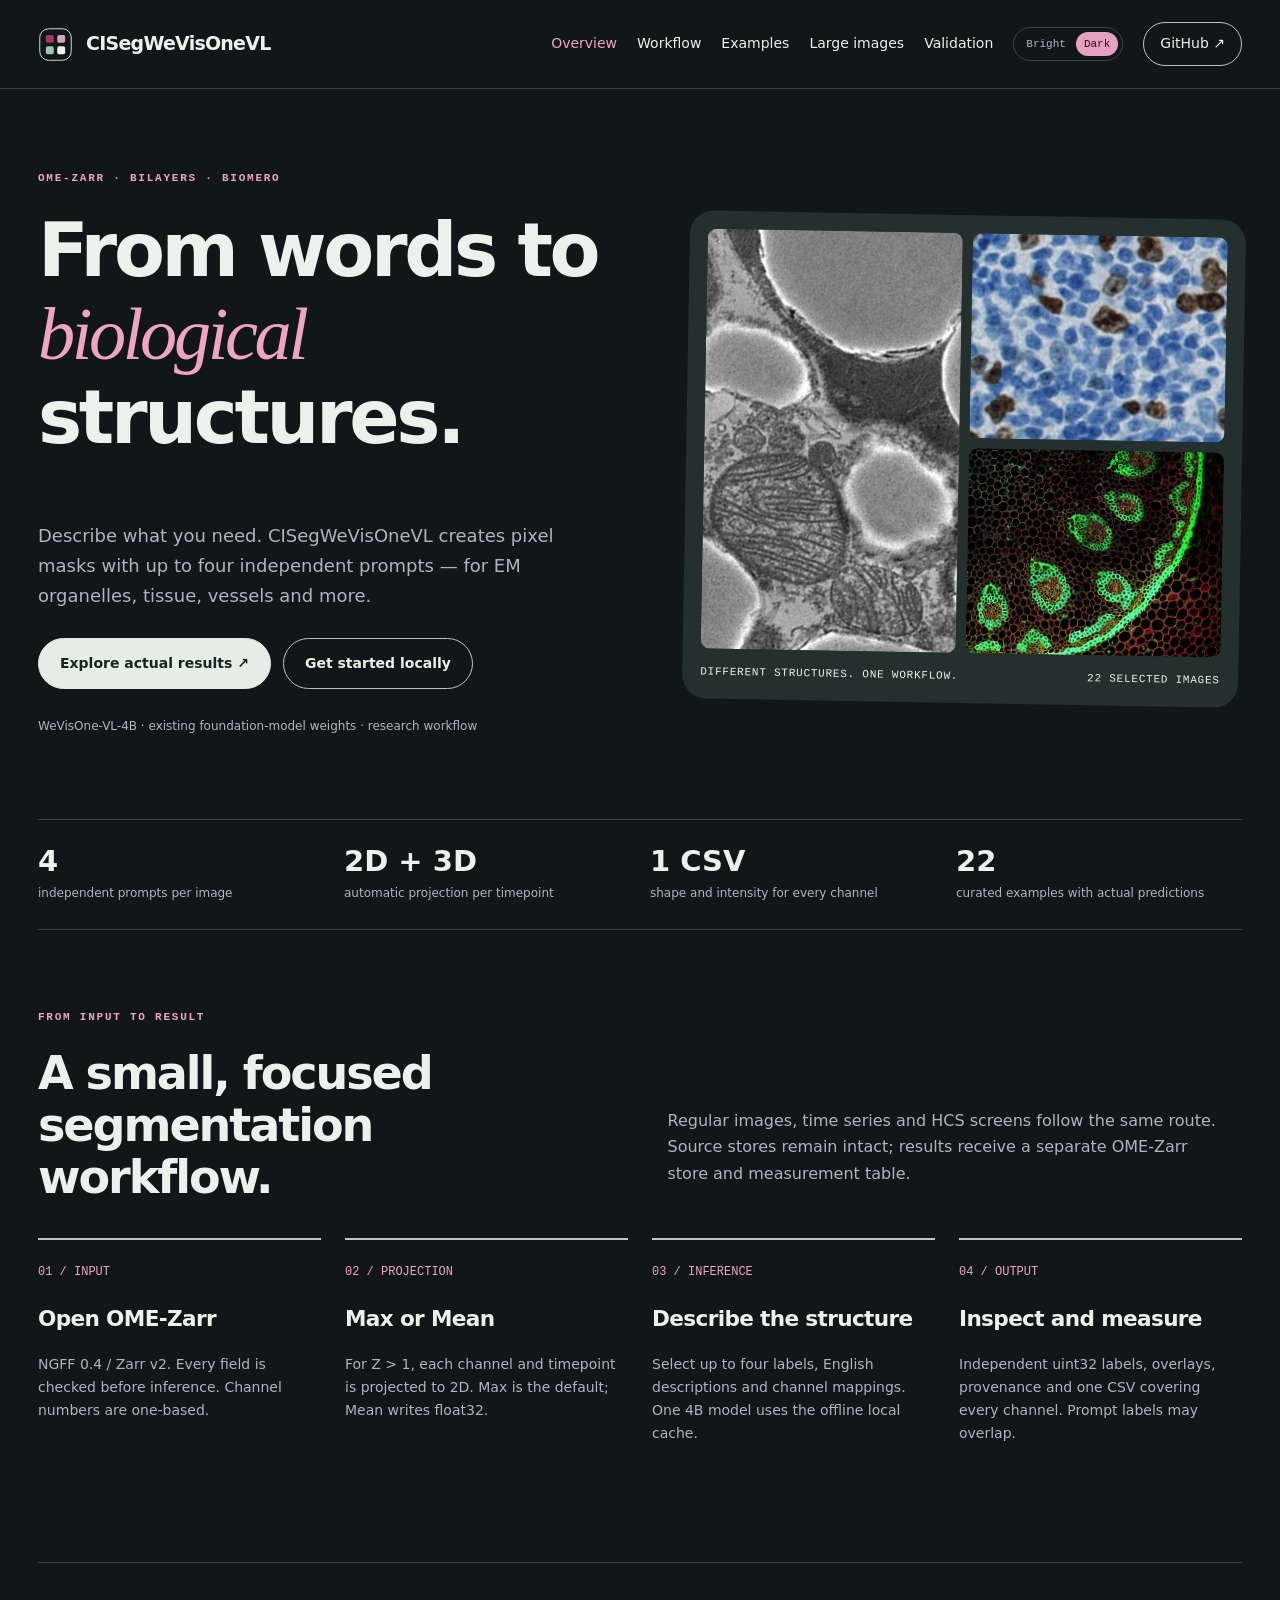
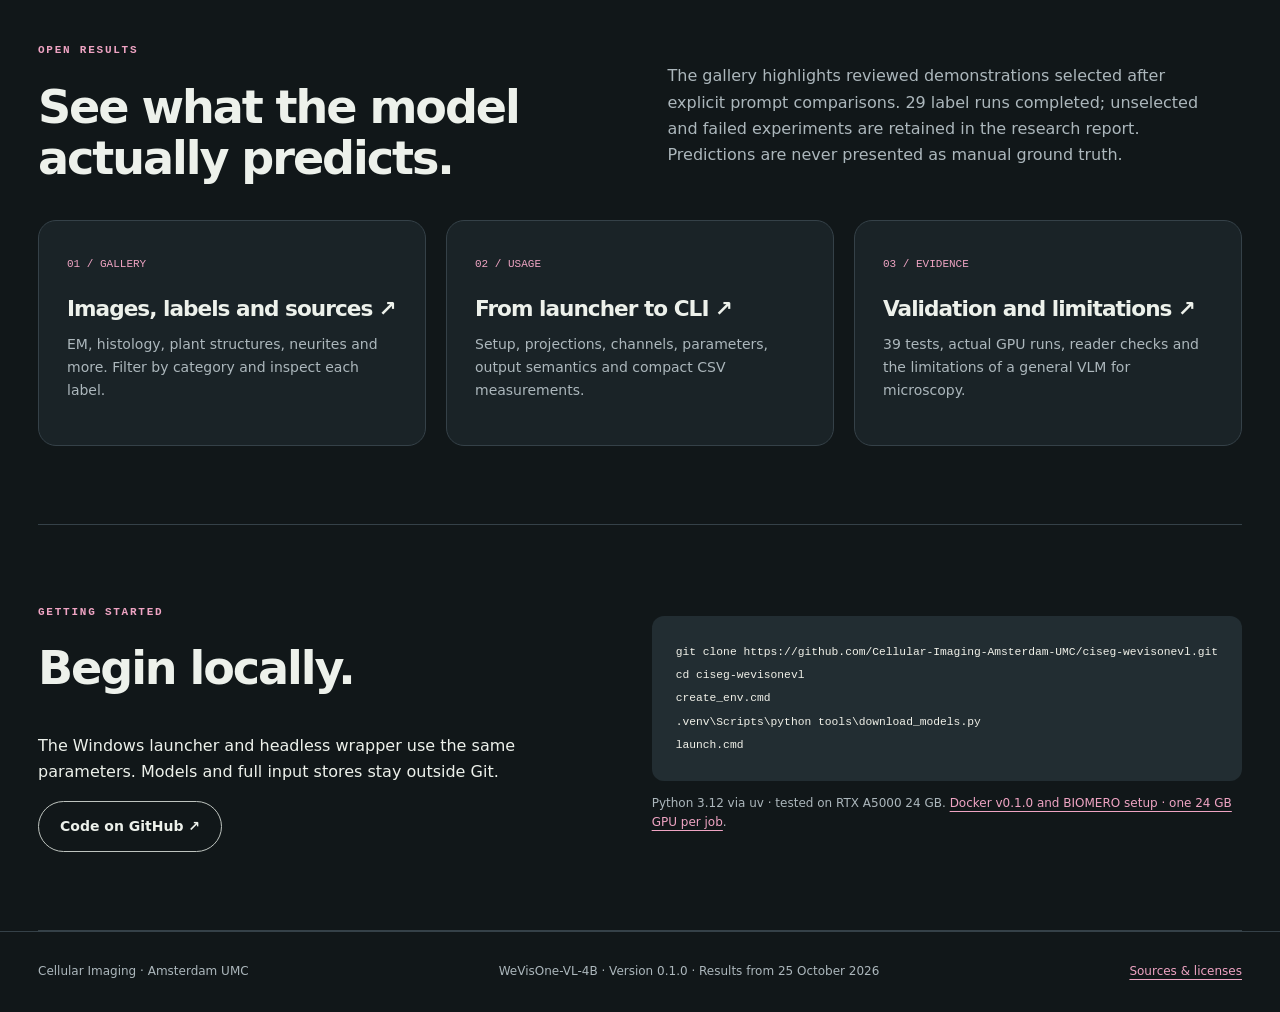
<file: docs/index.html>
<!doctype html><html lang="en" data-theme="dark"><head><meta charset="utf-8"><meta name="viewport" content="width=device-width,initial-scale=1"><meta name="description" content="CISegWeVisOneVL: text-prompted biological segmentation for OME-Zarr, automatic 3D projection and actual public example results."><title>Text-prompted biological segmentation · CISegWeVisOneVL</title><script src="assets/theme.js"></script><link rel="stylesheet" href="assets/style.css"><link rel="stylesheet" href="assets/themes.css"><script src="assets/site.js" defer></script></head><body><a class="skip" href="#main">Skip to content</a><header class="topbar"><div class="shell nav"><a class="brand" href="index.html"><svg viewBox="0 0 40 40" fill="none" aria-hidden="true"><rect x="2" y="2" width="36" height="36" rx="10" stroke="currentColor"/><rect x="9" y="9" width="9" height="9" rx="2" fill="#a83469"/><rect x="22" y="9" width="9" height="9" rx="2" fill="#d1a9b8"/><rect x="9" y="22" width="9" height="9" rx="2" fill="#9bc8b5"/><rect x="22" y="22" width="9" height="9" rx="2" fill="currentColor"/></svg> CISegWeVisOneVL</a><nav class="navlinks" aria-label="Main navigation"><a href="index.html" aria-current="page">Overview</a><a href="workflow.html">Workflow</a><a href="examples.html">Examples</a><a href="tiling.html">Large images</a><a href="research.html">Validation</a><button type="button" class="theme-toggle" data-theme-toggle aria-label="Theme: Dark. Switch to Bright" aria-pressed="true"><span class="theme-bright">Bright</span><span class="theme-dark">Dark</span></button><a class="repo" href="https://github.com/Cellular-Imaging-Amsterdam-UMC/ciseg-wevisonevl">GitHub ↗</a></nav></div></header><main class="shell" id="main"><section class="hero"><div><div class="eyebrow">OME-Zarr · Bilayers · BIOMERO</div><h1>From words to<br><em>biological</em><br>structures.</h1><p>Describe what you need. CISegWeVisOneVL creates pixel masks with up to four independent prompts — for EM organelles, tissue, vessels and more.</p><div class="actions"><a class="button primary" href="examples.html">Explore actual results ↗</a><a class="button" href="workflow.html#getting-started">Get started locally</a></div><p class="fine">WeVisOne-VL-4B · existing foundation-model weights · research workflow</p></div><div class="hero-visual"><div class="image-mosaic"><img src="gallery/public-em-mitolab-folded-mitochondria-input.webp" alt="Native 2D EM mitochondria with visible internal folds"><img src="gallery/public-ki67-brown-nuclei-detail-input.webp" alt="Native Ki67 detail with brown positive nuclei"><img src="gallery/public-lily-stem-input.webp" alt="Vascular bundles in a plant stem"></div><div class="visual-caption"><span>DIFFERENT STRUCTURES. ONE WORKFLOW.</span><span>22 SELECTED IMAGES</span></div></div></section>
<div class="stats"><div><strong>4</strong><span>independent prompts per image</span></div><div><strong>2D + 3D</strong><span>automatic projection per timepoint</span></div><div><strong>1 CSV</strong><span>shape and intensity for every channel</span></div><div><strong>22</strong><span>curated examples with actual predictions</span></div></div>
<section class="section"><div class="section-head"><div><div class="eyebrow">From input to result</div><h2>A small, focused<br>segmentation workflow.</h2></div><p>Regular images, time series and HCS screens follow the same route. Source stores remain intact; results receive a separate OME-Zarr store and measurement table.</p></div><div class="steps"><div class="step"><span class="number">01 / INPUT</span><h3>Open OME-Zarr</h3><p>NGFF 0.4 / Zarr v2. Every field is checked before inference. Channel numbers are one-based.</p></div><div class="step"><span class="number">02 / PROJECTION</span><h3>Max or Mean</h3><p>For Z &gt; 1, each channel and timepoint is projected to 2D. Max is the default; Mean writes float32.</p></div><div class="step"><span class="number">03 / INFERENCE</span><h3>Describe the structure</h3><p>Select up to four labels, English descriptions and channel mappings. One 4B model uses the offline local cache.</p></div><div class="step"><span class="number">04 / OUTPUT</span><h3>Inspect and measure</h3><p>Independent uint32 labels, overlays, provenance and one CSV covering every channel. Prompt labels may overlap.</p></div></div></section>
<section class="section"><div class="section-head"><div><div class="eyebrow">Open results</div><h2>See what the model<br>actually predicts.</h2></div><p>The gallery highlights reviewed demonstrations selected after explicit prompt comparisons. 29 label runs completed; unselected and failed experiments are retained in the research report. Predictions are never presented as manual ground truth.</p></div><div class="feature-links"><a class="feature-card" href="examples.html"><small>01 / Gallery</small><h3>Images, labels and sources ↗</h3><p>EM, histology, plant structures, neurites and more. Filter by category and inspect each label.</p></a><a class="feature-card" href="workflow.html"><small>02 / Usage</small><h3>From launcher to CLI ↗</h3><p>Setup, projections, channels, parameters, output semantics and compact CSV measurements.</p></a><a class="feature-card" href="research.html"><small>03 / Evidence</small><h3>Validation and limitations ↗</h3><p>39 tests, actual GPU runs, reader checks and the limitations of a general VLM for microscopy.</p></a></div></section>
<section class="section split"><div><div class="eyebrow">Getting started</div><h2>Begin locally.</h2><p>The Windows launcher and headless wrapper use the same parameters. Models and full input stores stay outside Git.</p><a class="button" href="https://github.com/Cellular-Imaging-Amsterdam-UMC/ciseg-wevisonevl">Code on GitHub ↗</a></div><div><pre><code>git clone https://github.com/Cellular-Imaging-Amsterdam-UMC/ciseg-wevisonevl.git
cd ciseg-wevisonevl
create_env.cmd
.venv\Scripts\python tools\download_models.py
launch.cmd</code></pre><p class="fine">Python 3.12 via uv · tested on RTX A5000 24 GB. <a href="deployment.html">Docker v0.1.0 and BIOMERO setup · one 24 GB GPU per job</a>.</p></div></section></main><footer class="footer"><div class="shell footer-row"><span>Cellular Imaging · Amsterdam UMC</span><span>WeVisOne-VL-4B · Version 0.1.0 · Results from 25 October 2026</span><a href="https://github.com/Cellular-Imaging-Amsterdam-UMC/ciseg-wevisonevl/blob/main/NOTICE.md">Sources & licenses</a></div></footer></body></html>
</file>
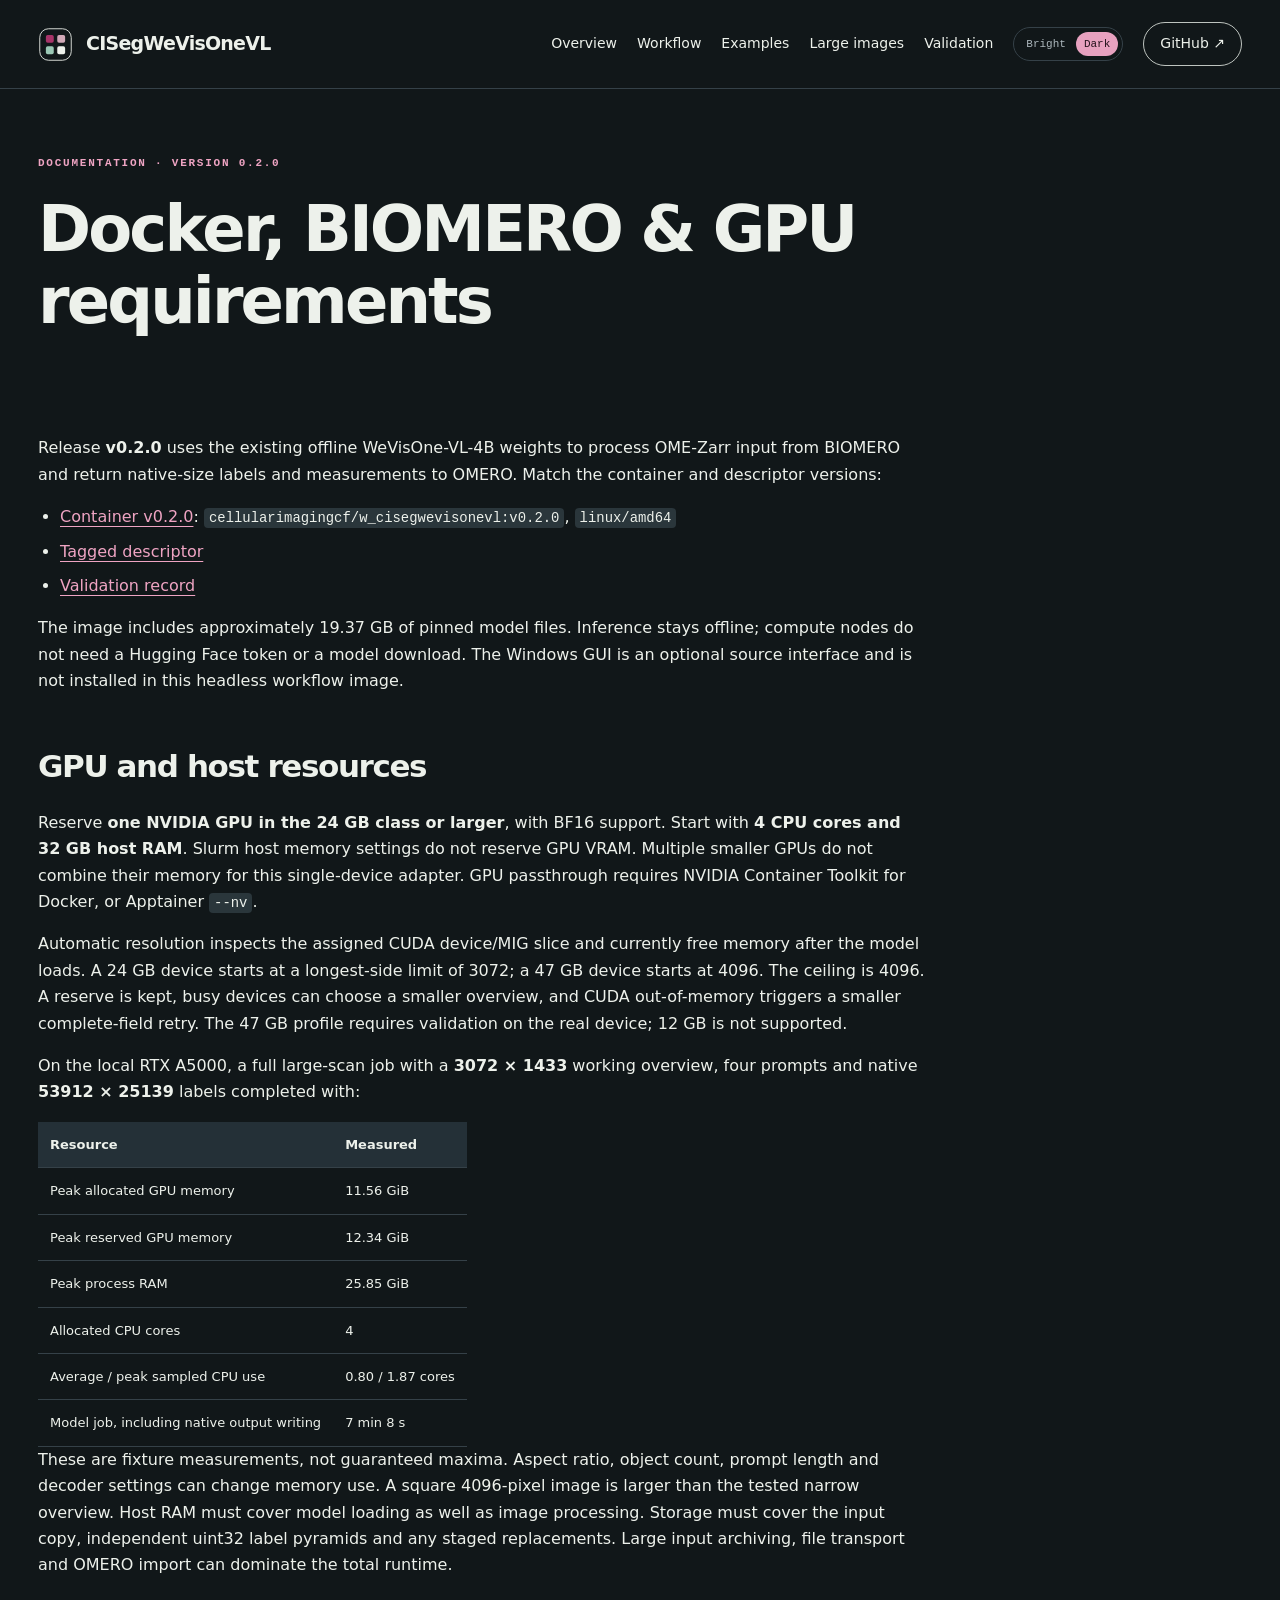
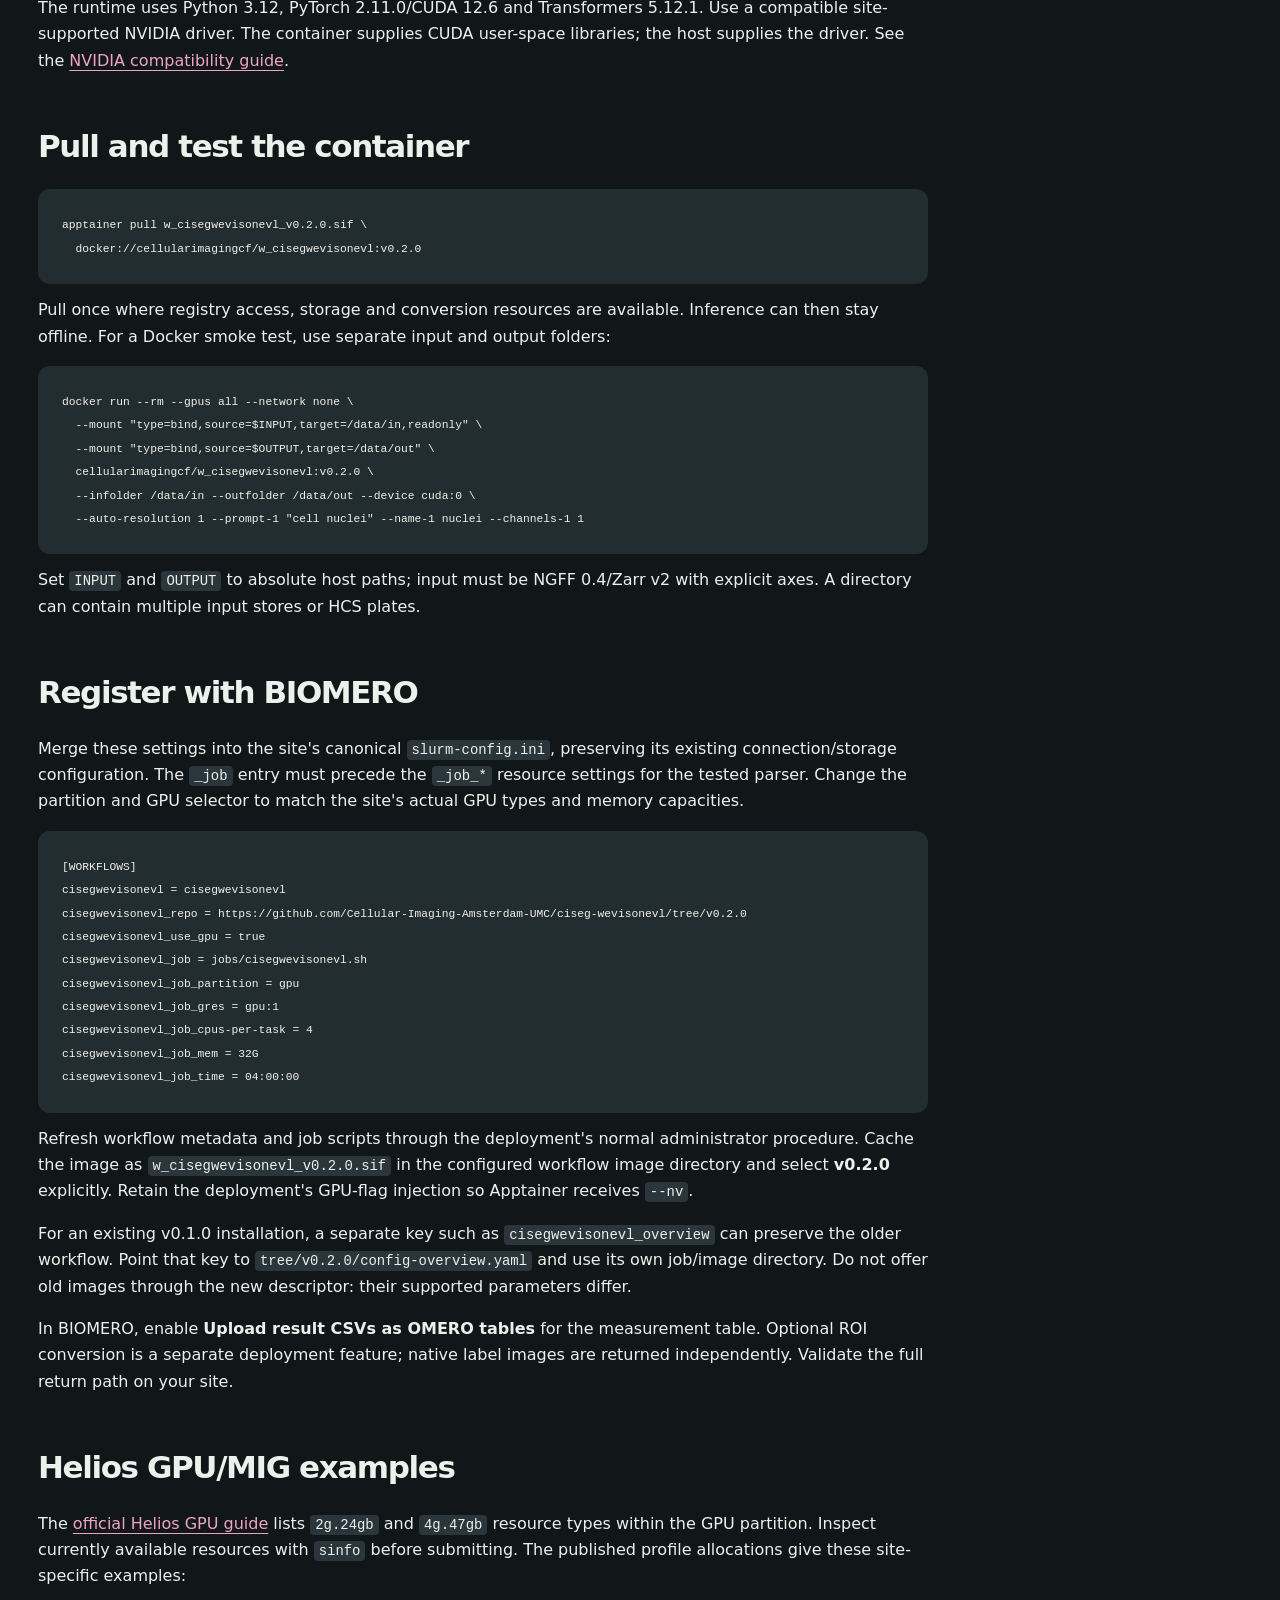
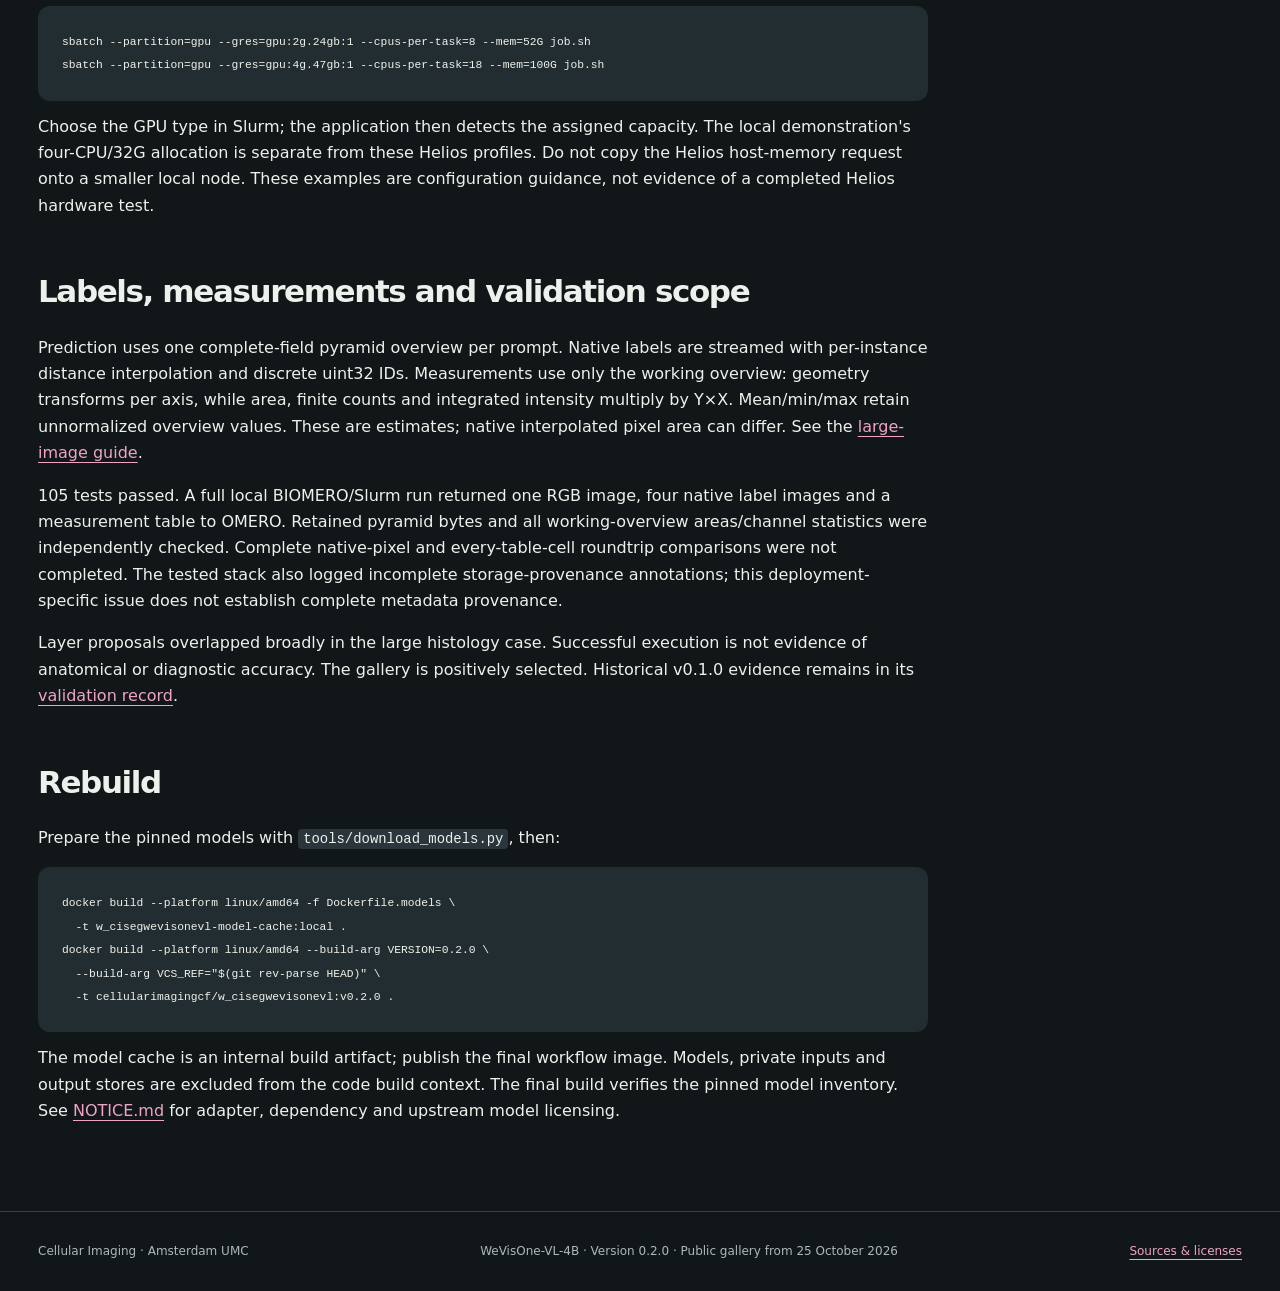
<file: docs/deployment.html>
<!doctype html><html lang="en" data-theme="dark"><head><meta charset="utf-8"><meta name="viewport" content="width=device-width,initial-scale=1"><meta name="description" content="CISegWeVisOneVL: text-prompted biological segmentation for OME-Zarr, automatic 3D projection and actual public example results."><title>Docker, BIOMERO &amp; GPU requirements · CISegWeVisOneVL</title><script src="assets/theme.js"></script><link rel="stylesheet" href="assets/style.css"><link rel="stylesheet" href="assets/themes.css"><script src="assets/site.js" defer></script></head><body><a class="skip" href="#main">Skip to content</a><header class="topbar"><div class="shell nav"><a class="brand" href="index.html"><svg viewBox="0 0 40 40" fill="none" aria-hidden="true"><rect x="2" y="2" width="36" height="36" rx="10" stroke="currentColor"/><rect x="9" y="9" width="9" height="9" rx="2" fill="#a83469"/><rect x="22" y="9" width="9" height="9" rx="2" fill="#d1a9b8"/><rect x="9" y="22" width="9" height="9" rx="2" fill="#9bc8b5"/><rect x="22" y="22" width="9" height="9" rx="2" fill="currentColor"/></svg> CISegWeVisOneVL</a><nav class="navlinks" aria-label="Main navigation"><a href="index.html">Overview</a><a href="workflow.html">Workflow</a><a href="examples.html">Examples</a><a href="tiling.html">Large images</a><a href="research.html">Validation</a><button type="button" class="theme-toggle" data-theme-toggle aria-label="Theme: Dark. Switch to Bright" aria-pressed="true"><span class="theme-bright">Bright</span><span class="theme-dark">Dark</span></button><a class="repo" href="https://github.com/Cellular-Imaging-Amsterdam-UMC/ciseg-wevisonevl">GitHub ↗</a></nav></div></header><main class="shell" id="main"><header class="page-head"><div class="eyebrow">Documentation · version 0.2.0</div><h1>Docker, BIOMERO &amp; GPU requirements</h1></header><article class="prose"><p>Release <strong>v0.2.0</strong> uses the existing offline WeVisOne-VL-4B weights to process
OME-Zarr input from BIOMERO and return native-size labels and measurements to
OMERO. Match the container and descriptor versions:</p>
<ul>
<li><a href="https://hub.docker.com/r/cellularimagingcf/w_cisegwevisonevl/tags?name=v0.2.0">Container v0.2.0</a>: <code>cellularimagingcf/w_cisegwevisonevl:v0.2.0</code>, <code>linux/amd64</code></li>
<li><a href="https://github.com/Cellular-Imaging-Amsterdam-UMC/ciseg-wevisonevl/blob/v0.2.0/config.yaml">Tagged descriptor</a></li>
<li><a href="release-v0.2.0-validation.json">Validation record</a></li>
</ul>
<p>The image includes approximately 19.37 GB of pinned model files. Inference stays
offline; compute nodes do not need a Hugging Face token or a model download.
The Windows GUI is an optional source interface and is not installed in this
headless workflow image.</p>
<h2 id="gpu-and-host-resources">GPU and host resources</h2>
<p>Reserve <strong>one NVIDIA GPU in the 24 GB class or larger</strong>, with BF16 support.
Start with <strong>4 CPU cores and 32 GB host RAM</strong>. Slurm host memory settings do not
reserve GPU VRAM. Multiple smaller GPUs do not combine their memory for this
single-device adapter. GPU passthrough requires NVIDIA Container Toolkit for
Docker, or Apptainer <code>--nv</code>.</p>
<p>Automatic resolution inspects the assigned CUDA device/MIG slice and currently
free memory after the model loads. A 24 GB device starts at a longest-side limit
of 3072; a 47 GB device starts at 4096. The ceiling is 4096. A reserve is kept,
busy devices can choose a smaller overview, and CUDA out-of-memory triggers a
smaller complete-field retry. The 47 GB profile requires validation on the real
device; 12 GB is not supported.</p>
<p>On the local RTX A5000, a full large-scan job with a <strong>3072 × 1433</strong> working
overview, four prompts and native <strong>53912 × 25139</strong> labels completed with:</p>
<table>
<thead>
<tr>
<th>Resource</th>
<th>Measured</th>
</tr>
</thead>
<tbody>
<tr>
<td>Peak allocated GPU memory</td>
<td>11.56 GiB</td>
</tr>
<tr>
<td>Peak reserved GPU memory</td>
<td>12.34 GiB</td>
</tr>
<tr>
<td>Peak process RAM</td>
<td>25.85 GiB</td>
</tr>
<tr>
<td>Allocated CPU cores</td>
<td>4</td>
</tr>
<tr>
<td>Average / peak sampled CPU use</td>
<td>0.80 / 1.87 cores</td>
</tr>
<tr>
<td>Model job, including native output writing</td>
<td>7 min 8 s</td>
</tr>
</tbody>
</table>
<p>These are fixture measurements, not guaranteed maxima. Aspect ratio, object
count, prompt length and decoder settings can change memory use. A square
4096-pixel image is larger than the tested narrow overview. Host RAM must cover
model loading as well as image processing. Storage must cover the input copy,
independent uint32 label pyramids and any staged replacements. Large input
archiving, file transport and OMERO import can dominate the total runtime.</p>
<p>The runtime uses Python 3.12, PyTorch 2.11.0/CUDA 12.6 and Transformers 5.12.1.
Use a compatible site-supported NVIDIA driver. The container supplies CUDA
user-space libraries; the host supplies the driver. See the
<a href="https://docs.nvidia.com/deploy/cuda-compatibility/minor-version-compatibility.html">NVIDIA compatibility guide</a>.</p>
<h2 id="pull-and-test-the-container">Pull and test the container</h2>
<pre><code class="language-bash">apptainer pull w_cisegwevisonevl_v0.2.0.sif \
  docker://cellularimagingcf/w_cisegwevisonevl:v0.2.0
</code></pre>
<p>Pull once where registry access, storage and conversion resources are available.
Inference can then stay offline. For a Docker smoke test, use separate input
and output folders:</p>
<pre><code class="language-bash">docker run --rm --gpus all --network none \
  --mount &quot;type=bind,source=$INPUT,target=/data/in,readonly&quot; \
  --mount &quot;type=bind,source=$OUTPUT,target=/data/out&quot; \
  cellularimagingcf/w_cisegwevisonevl:v0.2.0 \
  --infolder /data/in --outfolder /data/out --device cuda:0 \
  --auto-resolution 1 --prompt-1 &quot;cell nuclei&quot; --name-1 nuclei --channels-1 1
</code></pre>
<p>Set <code>INPUT</code> and <code>OUTPUT</code> to absolute host paths; input must be NGFF 0.4/Zarr v2
with explicit axes. A directory can contain multiple input stores or HCS plates.</p>
<h2 id="register-with-biomero">Register with BIOMERO</h2>
<p>Merge these settings into the site's canonical <code>slurm-config.ini</code>, preserving
its existing connection/storage configuration. The <code>_job</code> entry must precede
the <code>_job_*</code> resource settings for the tested parser. Change the partition and
GPU selector to match the site's actual GPU types and memory capacities.</p>
<pre><code class="language-ini">[WORKFLOWS]
cisegwevisonevl = cisegwevisonevl
cisegwevisonevl_repo = https://github.com/Cellular-Imaging-Amsterdam-UMC/ciseg-wevisonevl/tree/v0.2.0
cisegwevisonevl_use_gpu = true
cisegwevisonevl_job = jobs/cisegwevisonevl.sh
cisegwevisonevl_job_partition = gpu
cisegwevisonevl_job_gres = gpu:1
cisegwevisonevl_job_cpus-per-task = 4
cisegwevisonevl_job_mem = 32G
cisegwevisonevl_job_time = 04:00:00
</code></pre>
<p>Refresh workflow metadata and job scripts through the deployment's normal
administrator procedure. Cache the image as <code>w_cisegwevisonevl_v0.2.0.sif</code> in
the configured workflow image directory and select <strong>v0.2.0</strong> explicitly.
Retain the deployment's GPU-flag injection so Apptainer receives <code>--nv</code>.</p>
<p>For an existing v0.1.0 installation, a separate key such as
<code>cisegwevisonevl_overview</code> can preserve the older workflow. Point that key to
<code>tree/v0.2.0/config-overview.yaml</code> and use its own job/image directory. Do not
offer old images through the new descriptor: their supported parameters differ.</p>
<p>In BIOMERO, enable <strong>Upload result CSVs as OMERO tables</strong> for the measurement
table. Optional ROI conversion is a separate deployment feature; native label
images are returned independently. Validate the full return path on your site.</p>
<h2 id="helios-gpumig-examples">Helios GPU/MIG examples</h2>
<p>The <a href="https://hg-aumc.gitlab.io/hpc-aumc/user-wiki/job_management/gpu_basics/">official Helios GPU guide</a>
lists <code>2g.24gb</code> and <code>4g.47gb</code> resource types within the GPU partition. Inspect
currently available resources with <code>sinfo</code> before submitting. The published
profile allocations give these site-specific examples:</p>
<pre><code class="language-bash">sbatch --partition=gpu --gres=gpu:2g.24gb:1 --cpus-per-task=8 --mem=52G job.sh
sbatch --partition=gpu --gres=gpu:4g.47gb:1 --cpus-per-task=18 --mem=100G job.sh
</code></pre>
<p>Choose the GPU type in Slurm; the application then detects the assigned capacity.
The local demonstration's four-CPU/32G allocation is separate from these Helios
profiles. Do not copy the Helios host-memory request onto a smaller local node.
These examples are configuration guidance, not evidence of a completed Helios
hardware test.</p>
<h2 id="labels-measurements-and-validation-scope">Labels, measurements and validation scope</h2>
<p>Prediction uses one complete-field pyramid overview per prompt. Native labels
are streamed with per-instance distance interpolation and discrete uint32 IDs.
Measurements use only the working overview: geometry transforms per axis, while
area, finite counts and integrated intensity multiply by Y×X. Mean/min/max
retain unnormalized overview values. These are estimates; native interpolated
pixel area can differ. See the <a href="tiling.html">large-image guide</a>.</p>
<p>105 tests passed. A full local BIOMERO/Slurm run returned one RGB image, four
native label images and a measurement table to OMERO. Retained pyramid bytes
and all working-overview areas/channel statistics were independently checked.
Complete native-pixel and every-table-cell roundtrip comparisons were not
completed. The tested stack also logged incomplete storage-provenance annotations;
this deployment-specific issue does not establish complete metadata provenance.</p>
<p>Layer proposals overlapped broadly in the large histology case. Successful
execution is not evidence of anatomical or diagnostic accuracy. The gallery is
positively selected. Historical v0.1.0 evidence remains in its
<a href="release-v0.1.0-validation.json">validation record</a>.</p>
<h2 id="rebuild">Rebuild</h2>
<p>Prepare the pinned models with <code>tools/download_models.py</code>, then:</p>
<pre><code class="language-bash">docker build --platform linux/amd64 -f Dockerfile.models \
  -t w_cisegwevisonevl-model-cache:local .
docker build --platform linux/amd64 --build-arg VERSION=0.2.0 \
  --build-arg VCS_REF=&quot;$(git rev-parse HEAD)&quot; \
  -t cellularimagingcf/w_cisegwevisonevl:v0.2.0 .
</code></pre>
<p>The model cache is an internal build artifact; publish the final workflow image.
Models, private inputs and output stores are excluded from the code build
context. The final build verifies the pinned model inventory. See
<a href="https://github.com/Cellular-Imaging-Amsterdam-UMC/ciseg-wevisonevl/blob/v0.2.0/NOTICE.md">NOTICE.md</a>
for adapter, dependency and upstream model licensing.</p></article></main><footer class="footer"><div class="shell footer-row"><span>Cellular Imaging · Amsterdam UMC</span><span>WeVisOne-VL-4B · Version 0.2.0 · Public gallery from 25 October 2026</span><a href="https://github.com/Cellular-Imaging-Amsterdam-UMC/ciseg-wevisonevl/blob/main/NOTICE.md">Sources & licenses</a></div></footer></body></html>
</file>
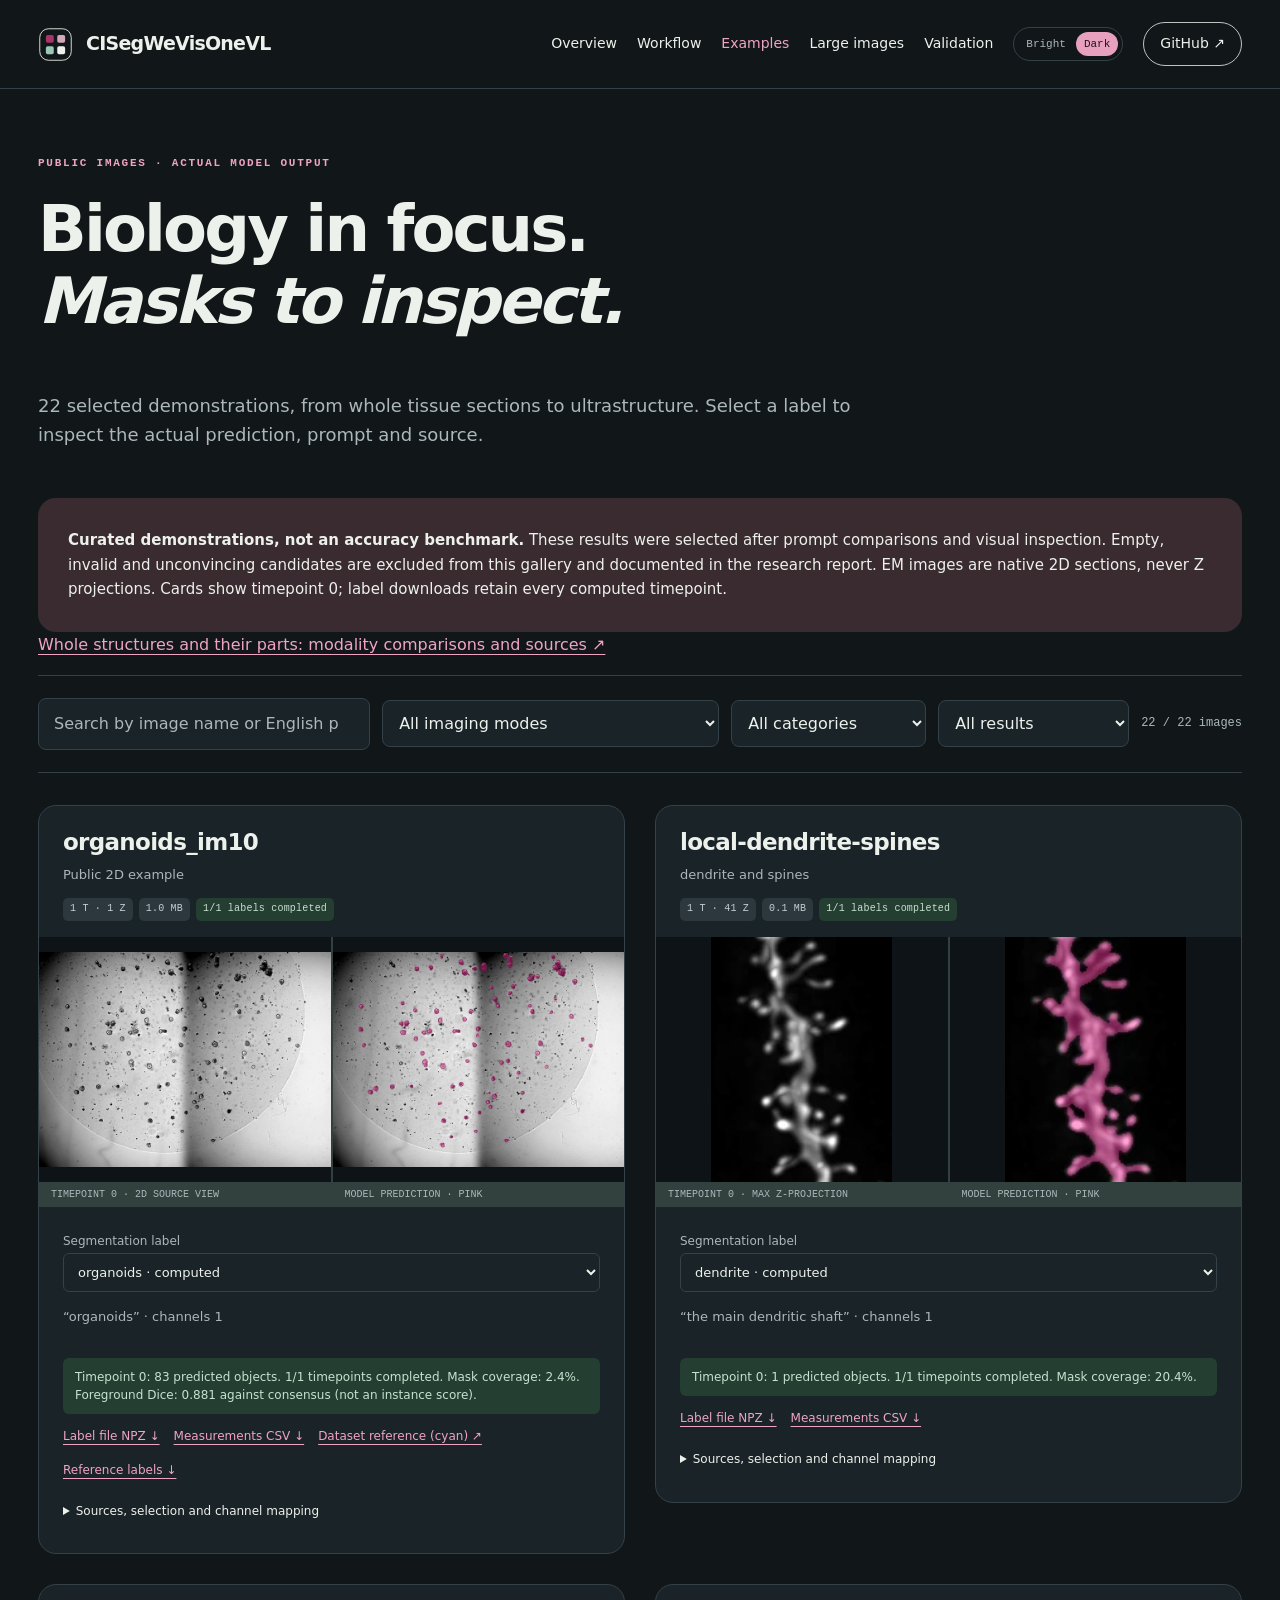
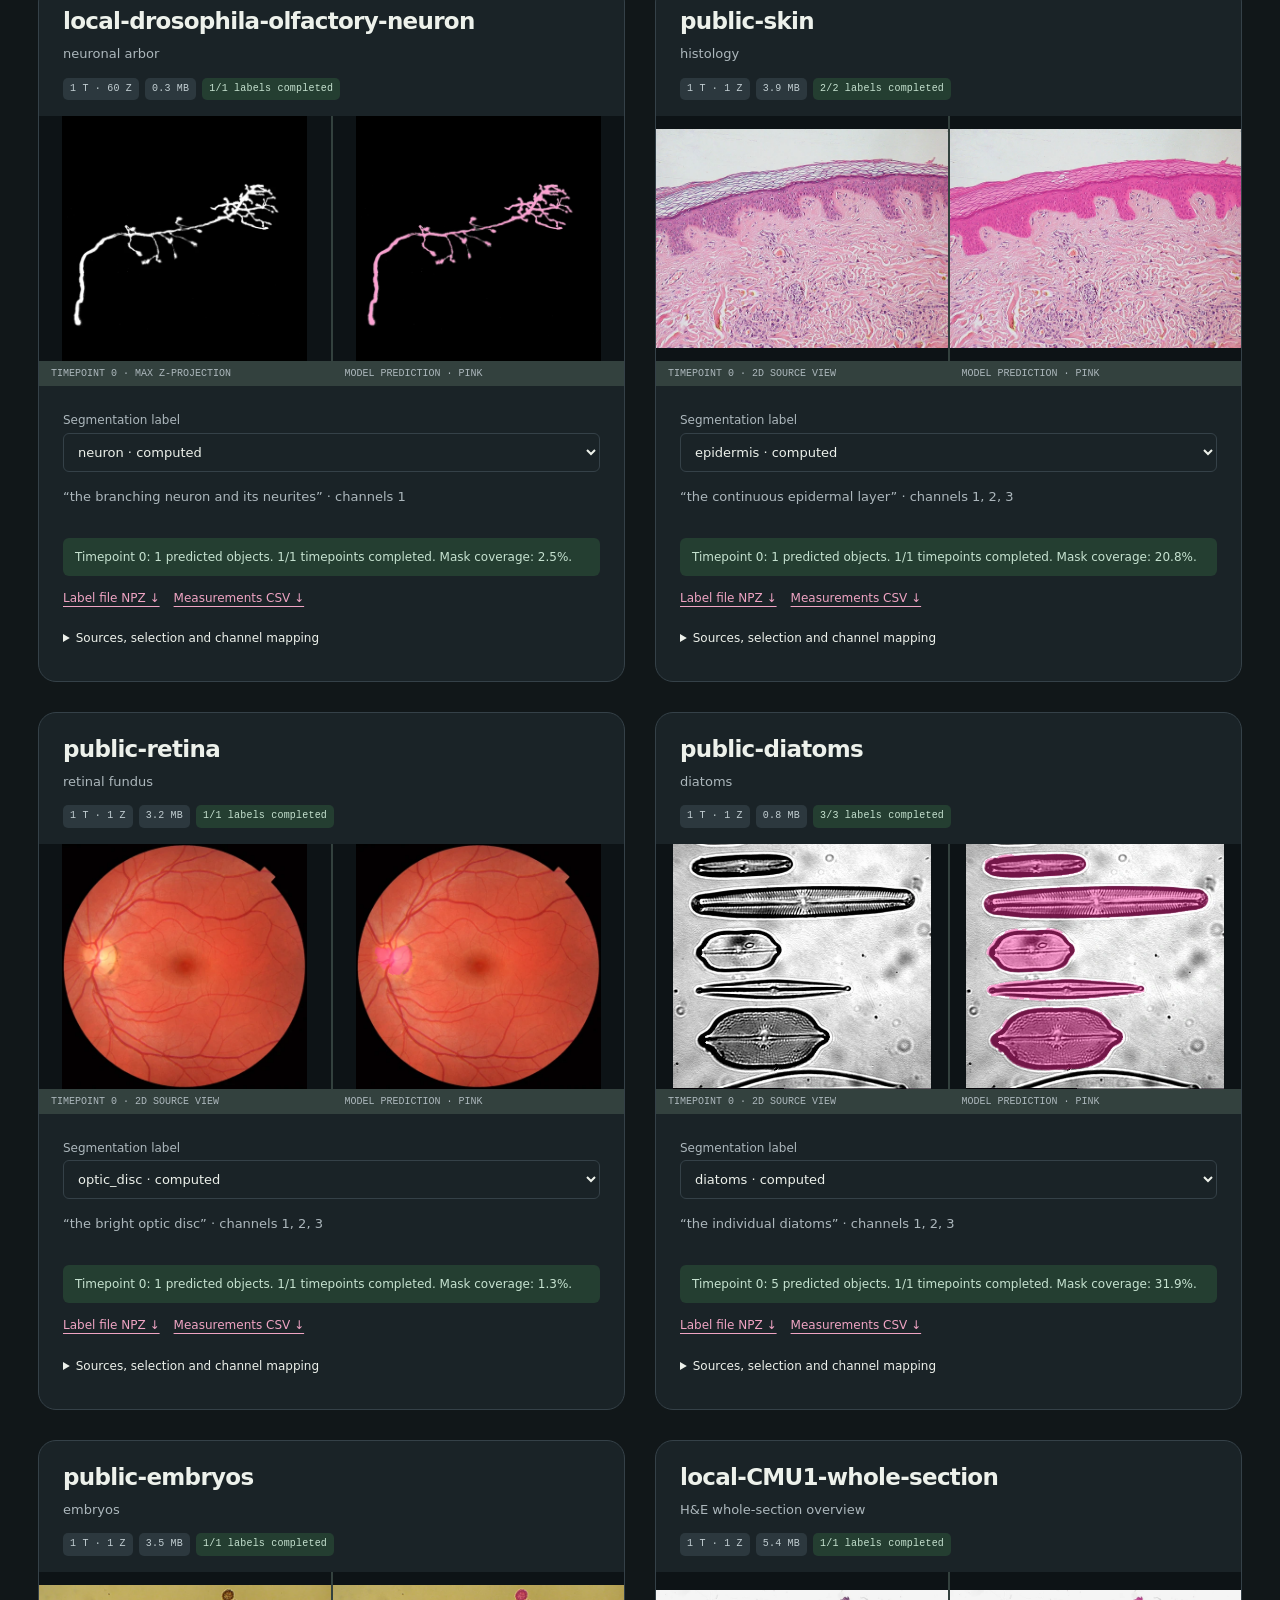
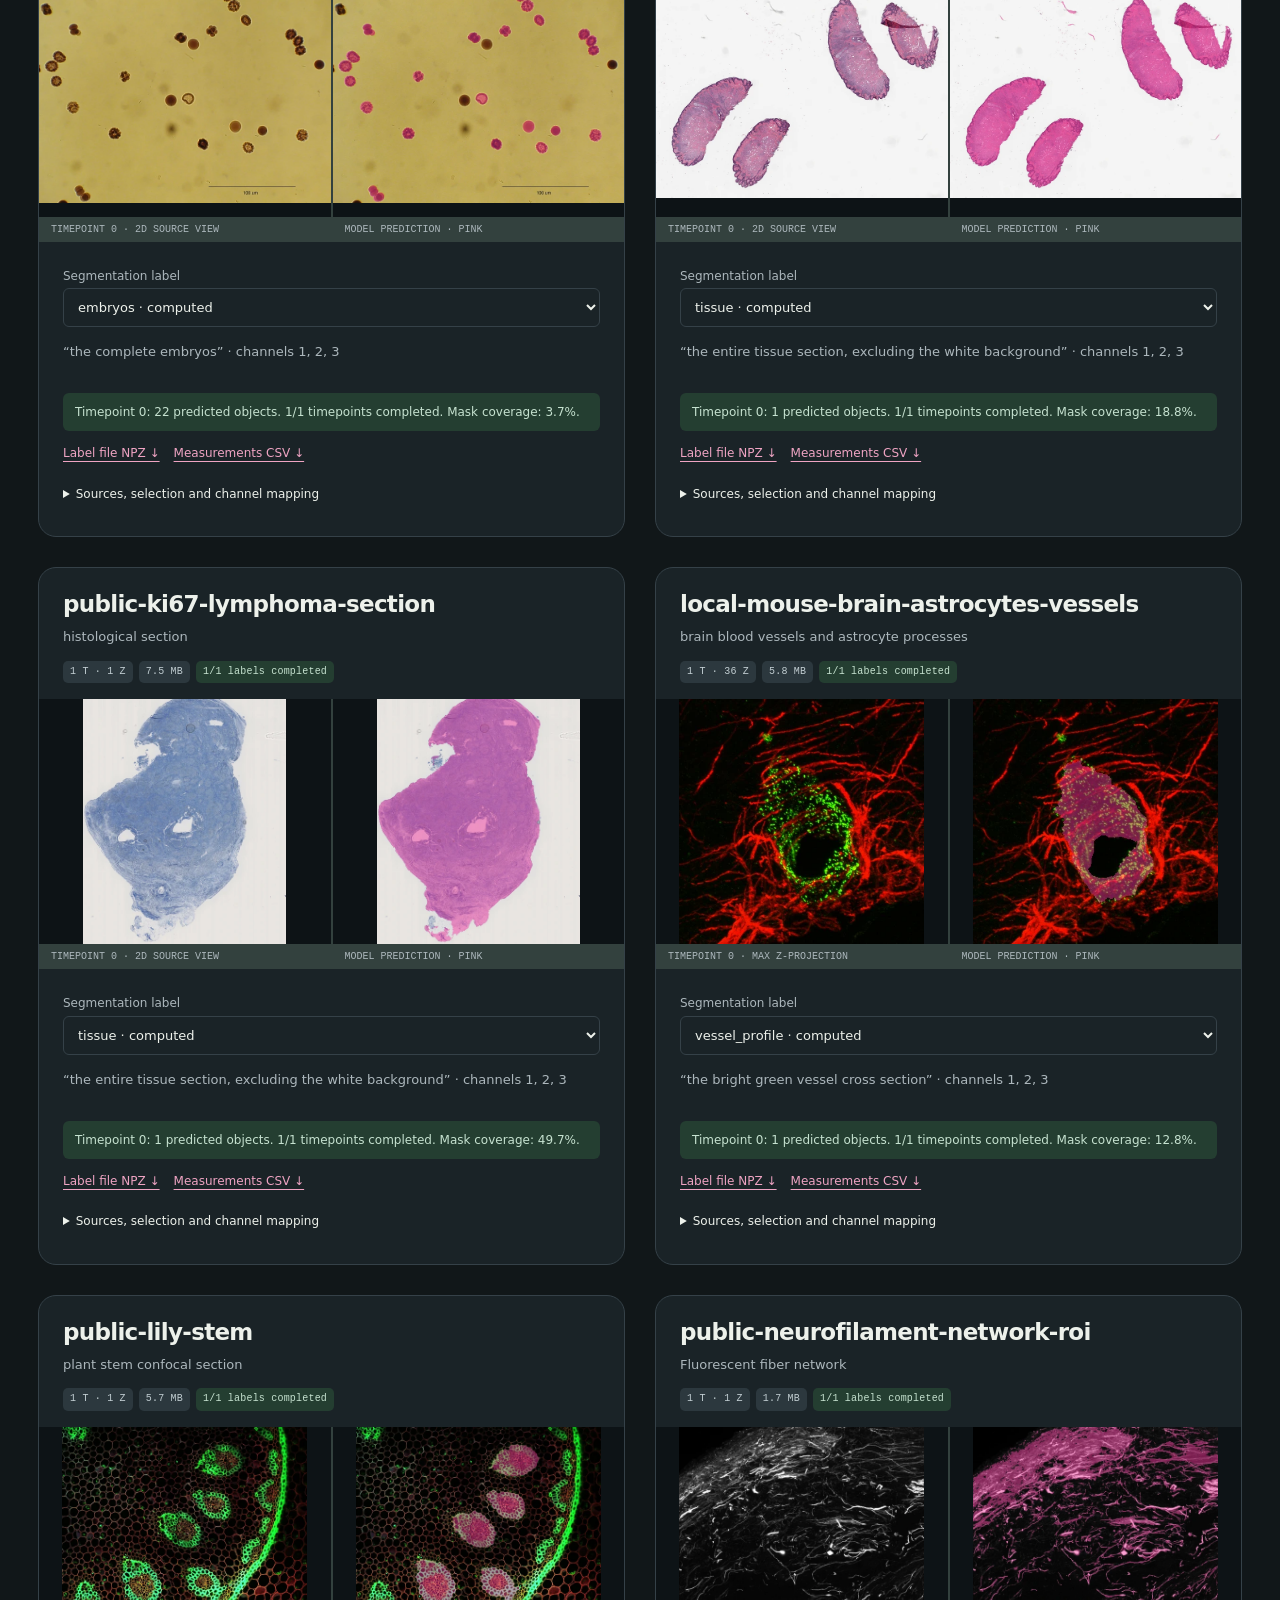
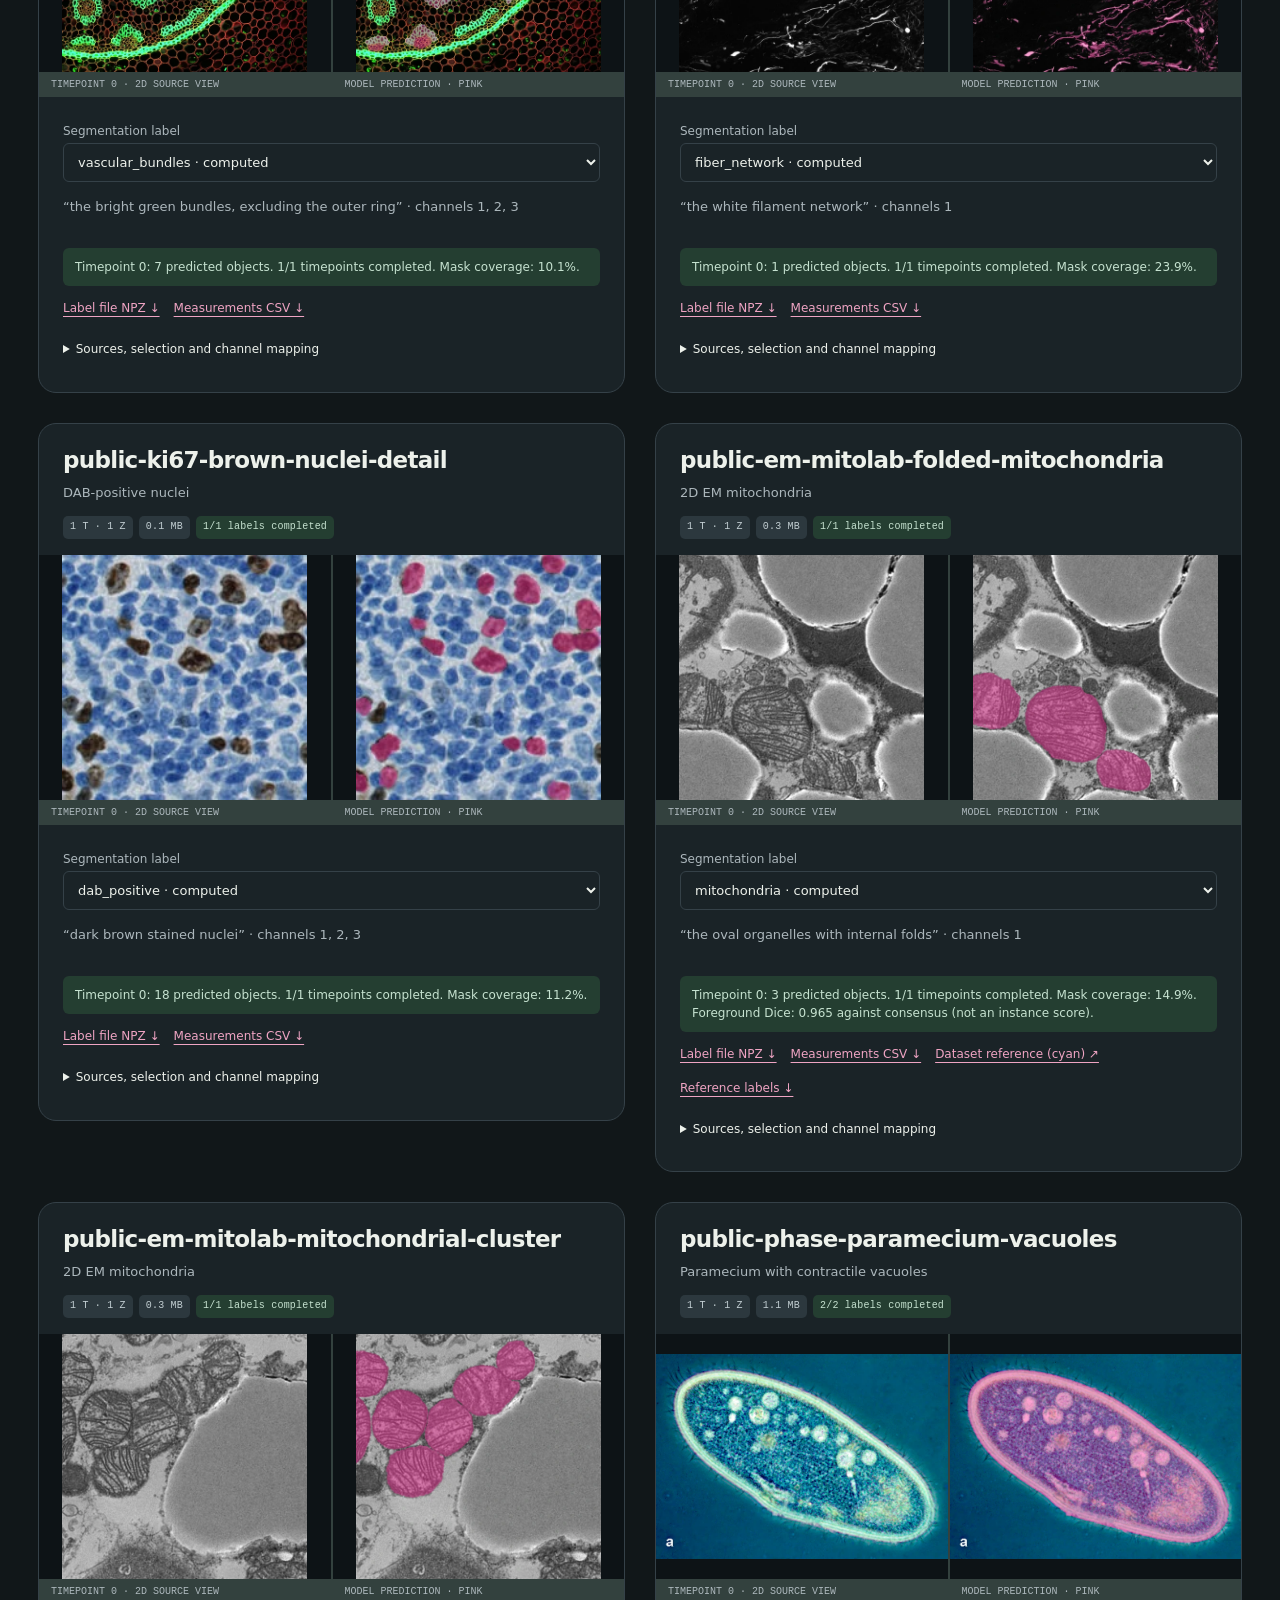
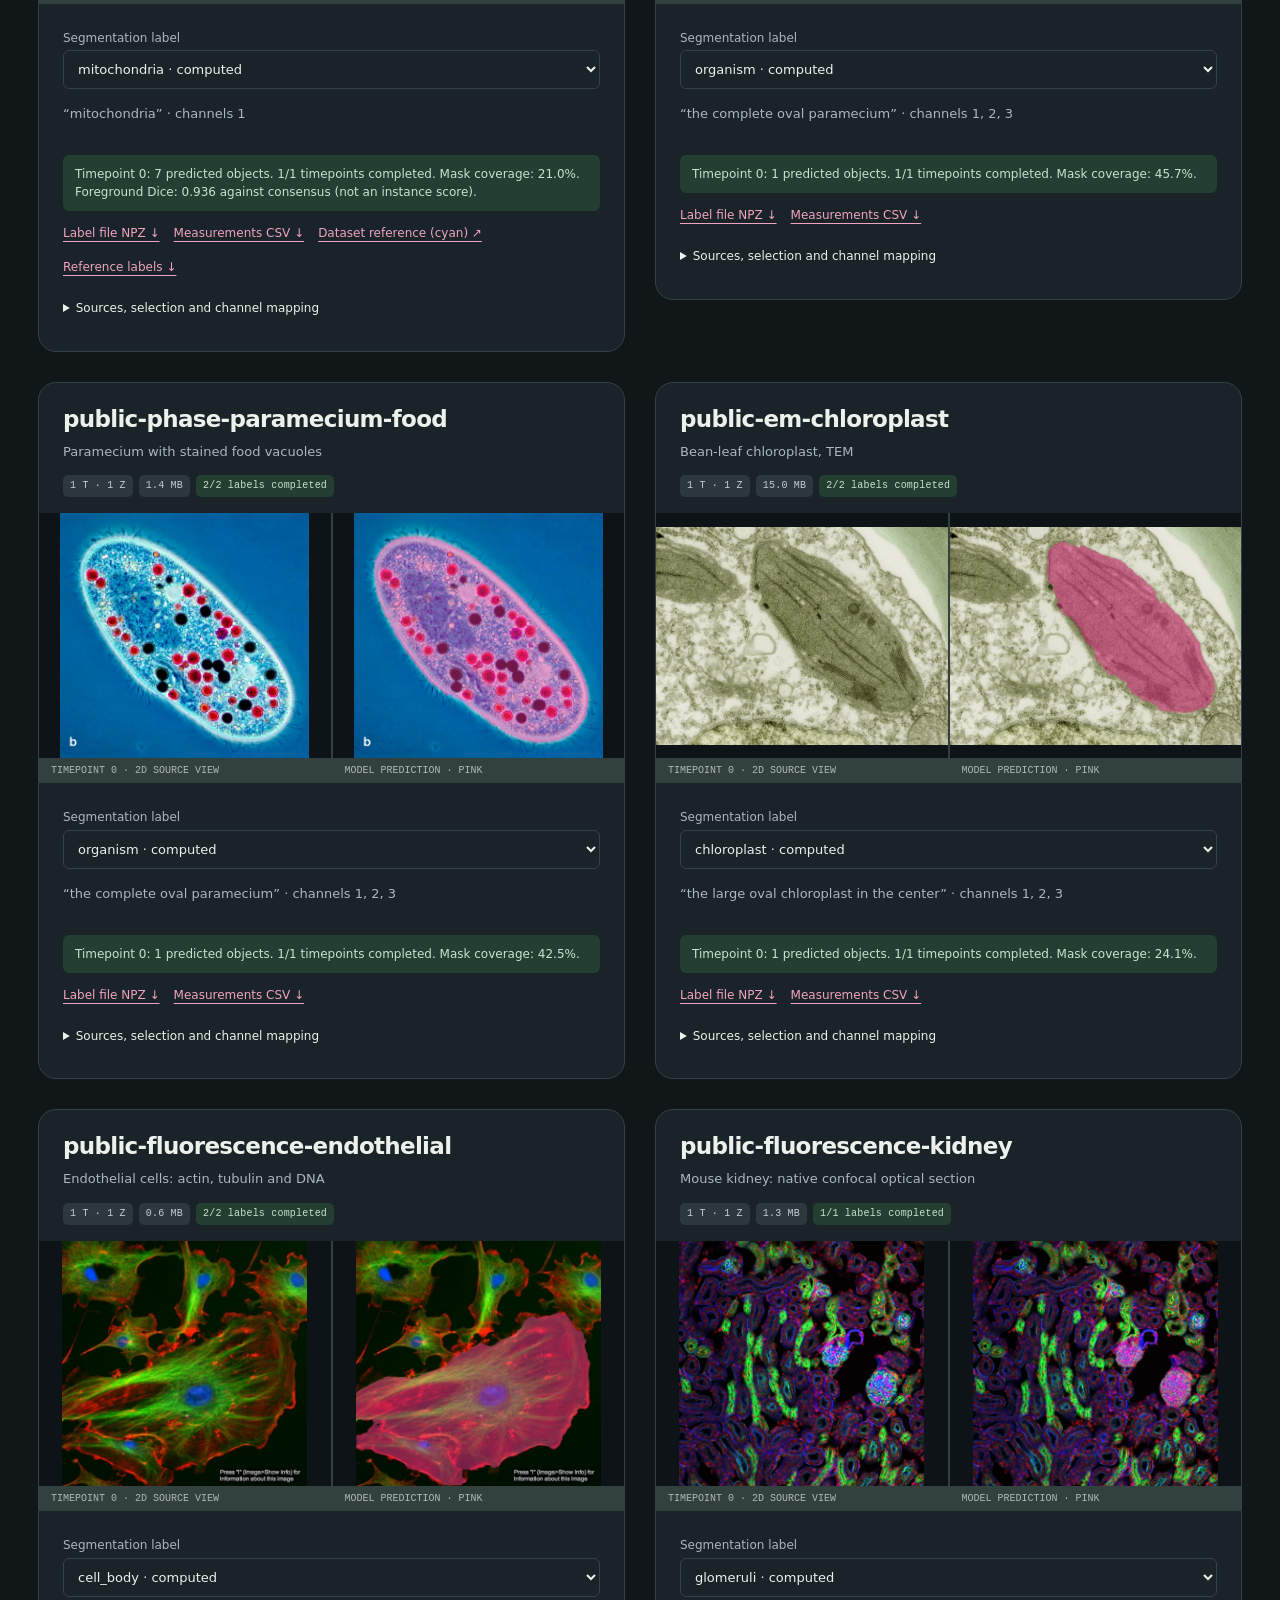
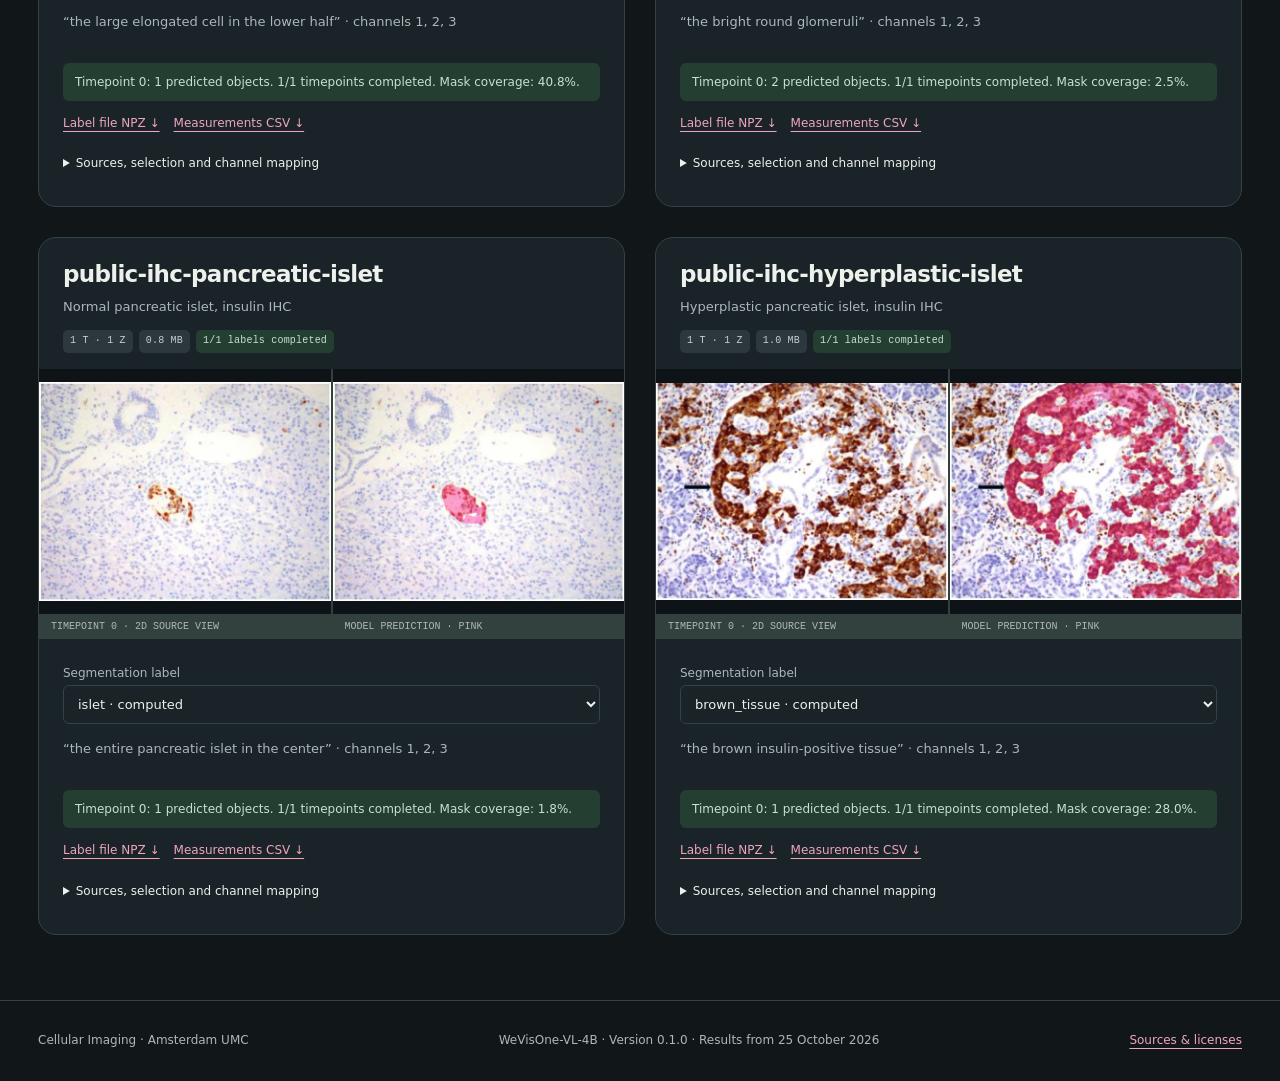
<file: docs/examples.html>
<!doctype html><html lang="en" data-theme="dark"><head><meta charset="utf-8"><meta name="viewport" content="width=device-width,initial-scale=1"><meta name="description" content="CISegWeVisOneVL: text-prompted biological segmentation for OME-Zarr, automatic 3D projection and actual public example results."><title>Curated example gallery · CISegWeVisOneVL</title><script src="assets/theme.js"></script><link rel="stylesheet" href="assets/style.css"><link rel="stylesheet" href="assets/themes.css"><script src="assets/site.js" defer></script></head><body><a class="skip" href="#main">Skip to content</a><header class="topbar"><div class="shell nav"><a class="brand" href="index.html"><svg viewBox="0 0 40 40" fill="none" aria-hidden="true"><rect x="2" y="2" width="36" height="36" rx="10" stroke="currentColor"/><rect x="9" y="9" width="9" height="9" rx="2" fill="#a83469"/><rect x="22" y="9" width="9" height="9" rx="2" fill="#d1a9b8"/><rect x="9" y="22" width="9" height="9" rx="2" fill="#9bc8b5"/><rect x="22" y="22" width="9" height="9" rx="2" fill="currentColor"/></svg> CISegWeVisOneVL</a><nav class="navlinks" aria-label="Main navigation"><a href="index.html">Overview</a><a href="workflow.html">Workflow</a><a href="examples.html" aria-current="page">Examples</a><a href="tiling.html">Large images</a><a href="research.html">Validation</a><button type="button" class="theme-toggle" data-theme-toggle aria-label="Theme: Dark. Switch to Bright" aria-pressed="true"><span class="theme-bright">Bright</span><span class="theme-dark">Dark</span></button><a class="repo" href="https://github.com/Cellular-Imaging-Amsterdam-UMC/ciseg-wevisonevl">GitHub ↗</a></nav></div></header><main class="shell" id="main"><section class="page-head"><div class="eyebrow">Public images · actual model output</div><h1>Biology in focus.<br><em>Masks to inspect.</em></h1><p>22 selected demonstrations, from whole tissue sections to ultrastructure. Select a label to inspect the actual prediction, prompt and source.</p></section><div class="callout warning"><strong>Curated demonstrations, not an accuracy benchmark.</strong> These results were selected after prompt comparisons and visual inspection. Empty, invalid and unconvincing candidates are excluded from this gallery and documented in the research report. EM images are native 2D sections, never Z projections. Cards show timepoint 0; label downloads retain every computed timepoint.</div><p><a href="imaging-modes.html">Whole structures and their parts: modality comparisons and sources ↗</a></p><div class="toolbar"><label class="skip" for="search">Search examples or structures</label><input id="search" type="search" data-search placeholder="Search by image name or English prompt…"><select aria-label="Imaging mode" data-imaging-mode><option value="">All imaging modes</option><option>EM</option><option>Fluorescence</option><option>Histology (H&amp;E)</option><option>Immunohistochemistry</option><option>Phase contrast</option><option>Transmitted / other light microscopy</option></select><select aria-label="Image category" data-category><option value="">All categories</option><option>Cells &amp; organoids</option><option>EM</option><option>Histology &amp; tissue</option><option>Neurites &amp; vessels</option><option>Other structures</option></select><select aria-label="Result status" data-status-filter><option value="">All results</option><option value="complete">Computed</option><option value="partial">Partial</option><option value="failed">Rejected</option><option value="pending">Not yet computed</option></select><span class="result-count" data-count></span></div><div class="gallery"><article class="sample" id="organoids_im10" data-name="organoids_im10"><div class="sample-top"><h2>organoids_im10</h2><div class="sample-kind">Public 2D example</div><div class="tags"><span class="tag">1 T · 1 Z</span><span class="tag">1.0 MB</span><span class="tag success">1/1 labels completed</span></div></div><div class="comparison"><figure><a href="gallery/organoids_im10-input.webp" target="_blank" rel="noopener"><img loading="lazy" src="gallery/organoids_im10-input.webp" alt="Source view organoids_im10"></a><figcaption>TIMEPOINT 0 · 2D SOURCE VIEW</figcaption></figure><figure data-prediction></figure></div><div class="sample-body"><label class="fine" for="label-organoids_im10">Segmentation label</label><select id="label-organoids_im10" data-label><option value="0">organoids · computed</option></select><p class="prompt" data-prompt></p><div class="status" data-status></div><div class="downloads"><a data-mask-download download hidden>Label file NPZ ↓</a><a href="downloads/organoids_im10-measurements.csv" download>Measurements CSV ↓</a><a href="gallery/organoids_im10-reference.webp" target="_blank" rel="noopener">Dataset reference (cyan) ↗</a><a href="downloads/organoids_im10-reference.npz" download>Reference labels ↓</a></div><details class="metadata"><summary>Sources, selection and channel mapping</summary><p><code>(1, 1, 1, 1040, 1408)</code> TCZYX</p><ul><li><a href="https://zenodo.org/records/14036957">https://zenodo.org/records/14036957</a></li></ul><p></p><p>CC BY 4.0</p><p></p><p>Foreground agreement with the independent microSAM consensus mask; Dice 0.881.</p><pre>{}</pre></details></div></article><article class="sample" id="local-dendrite-spines" data-name="local-dendrite-spines"><div class="sample-top"><h2>local-dendrite-spines</h2><div class="sample-kind">dendrite and spines</div><div class="tags"><span class="tag">1 T · 41 Z</span><span class="tag">0.1 MB</span><span class="tag success">1/1 labels completed</span></div></div><div class="comparison"><figure><a href="gallery/local-dendrite-spines-input.webp" target="_blank" rel="noopener"><img loading="lazy" src="gallery/local-dendrite-spines-input.webp" alt="Source view local-dendrite-spines"></a><figcaption>TIMEPOINT 0 · MAX Z-PROJECTION</figcaption></figure><figure data-prediction></figure></div><div class="sample-body"><label class="fine" for="label-local-dendrite-spines">Segmentation label</label><select id="label-local-dendrite-spines" data-label><option value="0">dendrite · computed</option></select><p class="prompt" data-prompt></p><div class="status" data-status></div><div class="downloads"><a data-mask-download download hidden>Label file NPZ ↓</a><a href="downloads/local-dendrite-spines-measurements.csv" download>Measurements CSV ↓</a></div><details class="metadata"><summary>Sources, selection and channel mapping</summary><p><code>(1, 1, 41, 157, 116)</code> TCZYX</p><ul><li><a href="https://raw.githubusercontent.com/morphonets/misc/3ffb1bee97666634faf12c060650a6052a30fc26/dataset-demos/SpotSpine/SpotSpine_ImageStack_Test.tif">https://raw.githubusercontent.com/morphonets/misc/3ffb1bee97666634faf12c060650a6052a30fc26/dataset-demos/SpotSpine/SpotSpine_ImageStack_Test.tif</a></li><li><a href="https://imagej.net/plugins/spot-spine">https://imagej.net/plugins/spot-spine</a></li></ul><p></p><p>Public SNT/Spot Spine demo; no separate data license declared in the mirror.</p><p></p><p>Main shaft only. Spine-head candidates had low recall and are not shown.</p><pre>{}</pre></details></div></article><article class="sample" id="local-drosophila-olfactory-neuron" data-name="local-drosophila-olfactory-neuron"><div class="sample-top"><h2>local-drosophila-olfactory-neuron</h2><div class="sample-kind">neuronal arbor</div><div class="tags"><span class="tag">1 T · 60 Z</span><span class="tag">0.3 MB</span><span class="tag success">1/1 labels completed</span></div></div><div class="comparison"><figure><a href="gallery/local-drosophila-olfactory-neuron-input.webp" target="_blank" rel="noopener"><img loading="lazy" src="gallery/local-drosophila-olfactory-neuron-input.webp" alt="Source view local-drosophila-olfactory-neuron"></a><figcaption>TIMEPOINT 0 · MAX Z-PROJECTION</figcaption></figure><figure data-prediction></figure></div><div class="sample-body"><label class="fine" for="label-local-drosophila-olfactory-neuron">Segmentation label</label><select id="label-local-drosophila-olfactory-neuron" data-label><option value="0">neuron · computed</option></select><p class="prompt" data-prompt></p><div class="status" data-status></div><div class="downloads"><a data-mask-download download hidden>Label file NPZ ↓</a><a href="downloads/local-drosophila-olfactory-neuron-measurements.csv" download>Measurements CSV ↓</a></div><details class="metadata"><summary>Sources, selection and channel mapping</summary><p><code>(1, 1, 60, 512, 512)</code> TCZYX</p><ul><li>Copied from the local PublicData collection; original URL not established.</li></ul><p></p><p>Publicly downloadable sample; no separate file-specific redistribution license identified</p><p></p><p>Visually reviewed arbor foreground; no manual segmentation reference.</p><pre>{}</pre></details></div></article><article class="sample" id="public-skin" data-name="public-skin"><div class="sample-top"><h2>public-skin</h2><div class="sample-kind">histology</div><div class="tags"><span class="tag">1 T · 1 Z</span><span class="tag">3.9 MB</span><span class="tag success">2/2 labels completed</span></div></div><div class="comparison"><figure><a href="gallery/public-skin-input.webp" target="_blank" rel="noopener"><img loading="lazy" src="gallery/public-skin-input.webp" alt="Source view public-skin"></a><figcaption>TIMEPOINT 0 · 2D SOURCE VIEW</figcaption></figure><figure data-prediction></figure></div><div class="sample-body"><label class="fine" for="label-public-skin">Segmentation label</label><select id="label-public-skin" data-label><option value="0">epidermis · computed</option><option value="1">dermis · computed</option></select><p class="prompt" data-prompt></p><div class="status" data-status></div><div class="downloads"><a data-mask-download download hidden>Label file NPZ ↓</a><a href="downloads/public-skin-measurements.csv" download>Measurements CSV ↓</a></div><details class="metadata"><summary>Sources, selection and channel mapping</summary><p><code>(1, 3, 1, 960, 1280)</code> TCZYX</p><ul><li><a href="https://scikit-image.org/docs/stable/api/skimage.data.html#skimage.data.skin">https://scikit-image.org/docs/stable/api/skimage.data.html#skimage.data.skin</a></li></ul><p></p><p>See scikit-image dataset-specific attribution</p><p></p><p>Visually reviewed large histological layers; not a cell-level annotation.</p><pre>{}</pre></details></div></article><article class="sample" id="public-retina" data-name="public-retina"><div class="sample-top"><h2>public-retina</h2><div class="sample-kind">retinal fundus</div><div class="tags"><span class="tag">1 T · 1 Z</span><span class="tag">3.2 MB</span><span class="tag success">1/1 labels completed</span></div></div><div class="comparison"><figure><a href="gallery/public-retina-input.webp" target="_blank" rel="noopener"><img loading="lazy" src="gallery/public-retina-input.webp" alt="Source view public-retina"></a><figcaption>TIMEPOINT 0 · 2D SOURCE VIEW</figcaption></figure><figure data-prediction></figure></div><div class="sample-body"><label class="fine" for="label-public-retina">Segmentation label</label><select id="label-public-retina" data-label><option value="0">optic_disc · computed</option></select><p class="prompt" data-prompt></p><div class="status" data-status></div><div class="downloads"><a data-mask-download download hidden>Label file NPZ ↓</a><a href="downloads/public-retina-measurements.csv" download>Measurements CSV ↓</a></div><details class="metadata"><summary>Sources, selection and channel mapping</summary><p><code>(1, 3, 1, 1411, 1411)</code> TCZYX</p><ul><li><a href="https://scikit-image.org/docs/stable/api/skimage.data.html#skimage.data.retina">https://scikit-image.org/docs/stable/api/skimage.data.html#skimage.data.retina</a></li></ul><p></p><p>See scikit-image dataset-specific attribution</p><p></p><p>Optic disc only. The previous vessel prompt selected the retinal field and was rejected from the curated gallery.</p><pre>{}</pre></details></div></article><article class="sample" id="public-diatoms" data-name="public-diatoms"><div class="sample-top"><h2>public-diatoms</h2><div class="sample-kind">diatoms</div><div class="tags"><span class="tag">1 T · 1 Z</span><span class="tag">0.8 MB</span><span class="tag success">3/3 labels completed</span></div></div><div class="comparison"><figure><a href="gallery/public-diatoms-input.webp" target="_blank" rel="noopener"><img loading="lazy" src="gallery/public-diatoms-input.webp" alt="Source view public-diatoms"></a><figcaption>TIMEPOINT 0 · 2D SOURCE VIEW</figcaption></figure><figure data-prediction></figure></div><div class="sample-body"><label class="fine" for="label-public-diatoms">Segmentation label</label><select id="label-public-diatoms" data-label><option value="0">diatoms · computed</option><option value="1">round · computed</option><option value="2">elongated · computed</option></select><p class="prompt" data-prompt></p><div class="status" data-status></div><div class="downloads"><a data-mask-download download hidden>Label file NPZ ↓</a><a href="downloads/public-diatoms-measurements.csv" download>Measurements CSV ↓</a></div><details class="metadata"><summary>Sources, selection and channel mapping</summary><p><code>(1, 3, 1, 486, 512)</code> TCZYX</p><ul><li><a href="https://imagej.net/ij/images/Diatoms.jpg">https://imagej.net/ij/images/Diatoms.jpg</a></li></ul><p></p><p>Publicly downloadable sample; no separate file-specific redistribution license identified</p><p></p><p>Distinct visible diatom shapes; overlapping label classes are intentional.</p><pre>{}</pre></details></div></article><article class="sample" id="public-embryos" data-name="public-embryos"><div class="sample-top"><h2>public-embryos</h2><div class="sample-kind">embryos</div><div class="tags"><span class="tag">1 T · 1 Z</span><span class="tag">3.5 MB</span><span class="tag success">1/1 labels completed</span></div></div><div class="comparison"><figure><a href="gallery/public-embryos-input.webp" target="_blank" rel="noopener"><img loading="lazy" src="gallery/public-embryos-input.webp" alt="Source view public-embryos"></a><figcaption>TIMEPOINT 0 · 2D SOURCE VIEW</figcaption></figure><figure data-prediction></figure></div><div class="sample-body"><label class="fine" for="label-public-embryos">Segmentation label</label><select id="label-public-embryos" data-label><option value="0">embryos · computed</option></select><p class="prompt" data-prompt></p><div class="status" data-status></div><div class="downloads"><a data-mask-download download hidden>Label file NPZ ↓</a><a href="downloads/public-embryos-measurements.csv" download>Measurements CSV ↓</a></div><details class="metadata"><summary>Sources, selection and channel mapping</summary><p><code>(1, 3, 1, 1200, 1600)</code> TCZYX</p><ul><li><a href="https://imagej.net/ij/images/embryos.jpg">https://imagej.net/ij/images/embryos.jpg</a></li></ul><p></p><p>Publicly downloadable sample; no separate file-specific redistribution license identified</p><p></p><p>Complete visible embryo objects; the less convincing yolk label is omitted.</p><pre>{}</pre></details></div></article><article class="sample" id="local-CMU1-whole-section" data-name="local-CMU1-whole-section"><div class="sample-top"><h2>local-CMU1-whole-section</h2><div class="sample-kind">H&amp;E whole-section overview</div><div class="tags"><span class="tag">1 T · 1 Z</span><span class="tag">5.4 MB</span><span class="tag success">1/1 labels completed</span></div></div><div class="comparison"><figure><a href="gallery/local-CMU1-whole-section-input.webp" target="_blank" rel="noopener"><img loading="lazy" src="gallery/local-CMU1-whole-section-input.webp" alt="Source view local-CMU1-whole-section"></a><figcaption>TIMEPOINT 0 · 2D SOURCE VIEW</figcaption></figure><figure data-prediction></figure></div><div class="sample-body"><label class="fine" for="label-local-CMU1-whole-section">Segmentation label</label><select id="label-local-CMU1-whole-section" data-label><option value="0">tissue · computed</option></select><p class="prompt" data-prompt></p><div class="status" data-status></div><div class="downloads"><a data-mask-download download hidden>Label file NPZ ↓</a><a href="downloads/local-CMU1-whole-section-measurements.csv" download>Measurements CSV ↓</a></div><details class="metadata"><summary>Sources, selection and channel mapping</summary><p><code>(1, 3, 1, 2057, 2875)</code> TCZYX</p><ul><li><a href="https://openslide.cs.cmu.edu/download/openslide-testdata/Aperio/">https://openslide.cs.cmu.edu/download/openslide-testdata/Aperio/</a></li></ul><p></p><p>CC0; OpenSlide test data</p><p></p><p>Overview of the entire acquired tissue scan; not a claim of DAB or cell-level segmentation.</p><pre>{
  &quot;source_level&quot;: 2,
  &quot;source_level0_size_xy&quot;: [
    46000,
    32914
  ],
  &quot;operation&quot;: &quot;Complete acquired image extent at an existing pyramid level; no spatial crop&quot;,
  &quot;calibration&quot;: &quot;MPP multiplied by independent X/Y level dimension ratios&quot;
}</pre></details></div></article><article class="sample" id="public-ki67-lymphoma-section" data-name="public-ki67-lymphoma-section"><div class="sample-top"><h2>public-ki67-lymphoma-section</h2><div class="sample-kind">histological section</div><div class="tags"><span class="tag">1 T · 1 Z</span><span class="tag">7.5 MB</span><span class="tag success">1/1 labels completed</span></div></div><div class="comparison"><figure><a href="gallery/public-ki67-lymphoma-section-input.webp" target="_blank" rel="noopener"><img loading="lazy" src="gallery/public-ki67-lymphoma-section-input.webp" alt="Source view public-ki67-lymphoma-section"></a><figcaption>TIMEPOINT 0 · 2D SOURCE VIEW</figcaption></figure><figure data-prediction></figure></div><div class="sample-body"><label class="fine" for="label-public-ki67-lymphoma-section">Segmentation label</label><select id="label-public-ki67-lymphoma-section" data-label><option value="0">tissue · computed</option></select><p class="prompt" data-prompt></p><div class="status" data-status></div><div class="downloads"><a data-mask-download download hidden>Label file NPZ ↓</a><a href="downloads/public-ki67-lymphoma-section-measurements.csv" download>Measurements CSV ↓</a></div><details class="metadata"><summary>Sources, selection and channel mapping</summary><p><code>(1, 3, 1, 2176, 1800)</code> TCZYX</p><ul><li><a href="https://zenodo.org/records/18302140">https://zenodo.org/records/18302140</a></li></ul><p></p><p>CC BY 4.0; Thierry Pecot QuPath workshop</p><p></p><p>Section outline only. DAB-positive nuclei are demonstrated separately at native resolution.</p><pre>{
  &quot;source_level&quot;: 4,
  &quot;source_level0_size_xy&quot;: [
    28800,
    34816
  ],
  &quot;operation&quot;: &quot;Complete acquired image extent at an existing pyramid level; no spatial crop&quot;,
  &quot;calibration&quot;: &quot;MPP multiplied by independent X/Y level dimension ratios&quot;
}</pre></details></div></article><article class="sample" id="local-mouse-brain-astrocytes-vessels" data-name="local-mouse-brain-astrocytes-vessels"><div class="sample-top"><h2>local-mouse-brain-astrocytes-vessels</h2><div class="sample-kind">brain blood vessels and astrocyte processes</div><div class="tags"><span class="tag">1 T · 36 Z</span><span class="tag">5.8 MB</span><span class="tag success">1/1 labels completed</span></div></div><div class="comparison"><figure><a href="gallery/local-mouse-brain-astrocytes-vessels-input.webp" target="_blank" rel="noopener"><img loading="lazy" src="gallery/local-mouse-brain-astrocytes-vessels-input.webp" alt="Source view local-mouse-brain-astrocytes-vessels"></a><figcaption>TIMEPOINT 0 · MAX Z-PROJECTION</figcaption></figure><figure data-prediction></figure></div><div class="sample-body"><label class="fine" for="label-local-mouse-brain-astrocytes-vessels">Segmentation label</label><select id="label-local-mouse-brain-astrocytes-vessels" data-label><option value="0">vessel_profile · computed</option></select><p class="prompt" data-prompt></p><div class="status" data-status></div><div class="downloads"><a data-mask-download download hidden>Label file NPZ ↓</a><a href="downloads/local-mouse-brain-astrocytes-vessels-measurements.csv" download>Measurements CSV ↓</a></div><details class="metadata"><summary>Sources, selection and channel mapping</summary><p><code>(1, 3, 36, 370, 370)</code> TCZYX</p><ul><li><a href="https://imagej.net/ij/images/GFAP-FVII.zip">https://imagej.net/ij/images/GFAP-FVII.zip</a></li><li><a href="https://imagej.net/ij/images/GFAP-FVII.txt">https://imagej.net/ij/images/GFAP-FVII.txt</a></li></ul><p>Tony Collins / ImageJ for Microscopy</p><p>Public ImageJ sample; no separate data license declared.</p><p>Source is an RGB display stack, not separate quantitative fluorescence channels.</p><p>A local green vessel profile replaces the previous near-whole-field prediction.</p><pre>{}</pre></details></div></article><article class="sample" id="public-lily-stem" data-name="public-lily-stem"><div class="sample-top"><h2>public-lily-stem</h2><div class="sample-kind">plant stem confocal section</div><div class="tags"><span class="tag">1 T · 1 Z</span><span class="tag">5.7 MB</span><span class="tag success">1/1 labels completed</span></div></div><div class="comparison"><figure><a href="gallery/public-lily-stem-input.webp" target="_blank" rel="noopener"><img loading="lazy" src="gallery/public-lily-stem-input.webp" alt="Source view public-lily-stem"></a><figcaption>TIMEPOINT 0 · 2D SOURCE VIEW</figcaption></figure><figure data-prediction></figure></div><div class="sample-body"><label class="fine" for="label-public-lily-stem">Segmentation label</label><select id="label-public-lily-stem" data-label><option value="0">vascular_bundles · computed</option></select><p class="prompt" data-prompt></p><div class="status" data-status></div><div class="downloads"><a data-mask-download download hidden>Label file NPZ ↓</a><a href="downloads/public-lily-stem-measurements.csv" download>Measurements CSV ↓</a></div><details class="metadata"><summary>Sources, selection and channel mapping</summary><p><code>(1, 4, 1, 922, 922)</code> TCZYX</p><ul><li><a href="https://scikit-image.org/docs/stable/api/skimage.data.html#skimage.data.lily">https://scikit-image.org/docs/stable/api/skimage.data.html#skimage.data.lily</a></li></ul><p></p><p>CC0; Genevieve Buckley, Monash Micro Imaging</p><p></p><p>Visible green bundles are selected while the outer stem ring is excluded.</p><pre>{}</pre></details></div></article><article class="sample" id="public-neurofilament-network-roi" data-name="public-neurofilament-network-roi"><div class="sample-top"><h2>public-neurofilament-network-roi</h2><div class="sample-kind">Fluorescent fiber network</div><div class="tags"><span class="tag">1 T · 1 Z</span><span class="tag">1.7 MB</span><span class="tag success">1/1 labels completed</span></div></div><div class="comparison"><figure><a href="gallery/public-neurofilament-network-roi-input.webp" target="_blank" rel="noopener"><img loading="lazy" src="gallery/public-neurofilament-network-roi-input.webp" alt="Source view public-neurofilament-network-roi"></a><figcaption>TIMEPOINT 0 · 2D SOURCE VIEW</figcaption></figure><figure data-prediction></figure></div><div class="sample-body"><label class="fine" for="label-public-neurofilament-network-roi">Segmentation label</label><select id="label-public-neurofilament-network-roi" data-label><option value="0">fiber_network · computed</option></select><p class="prompt" data-prompt></p><div class="status" data-status></div><div class="downloads"><a data-mask-download download hidden>Label file NPZ ↓</a><a href="downloads/public-neurofilament-network-roi-measurements.csv" download>Measurements CSV ↓</a></div><details class="metadata"><summary>Sources, selection and channel mapping</summary><p><code>(1, 1, 1, 1024, 1024)</code> TCZYX</p><ul><li><a href="https://zenodo.org/records/13899833">https://zenodo.org/records/13899833</a></li></ul><p>Yuanzheng Ma, Tsinghua University / Tsinghua-Berkeley Shenzhen Institute</p><p>CC-BY-4.0</p><p></p><p>Network-level foreground in a recorded Max-projection ROI; not individual axon tracing.</p><pre>{
  &quot;roi_yxhw&quot;: [
    256,
    256,
    1024,
    1024
  ],
  &quot;source_example&quot;: &quot;local-neural-organoid-section&quot;,
  &quot;source_z_planes&quot;: 21,
  &quot;source_study&quot;: &quot;study-fluo-fibers&quot;,
  &quot;operation&quot;: &quot;Explicit Max projection at timepoint 0&quot;
}</pre></details></div></article><article class="sample" id="public-ki67-brown-nuclei-detail" data-name="public-ki67-brown-nuclei-detail"><div class="sample-top"><h2>public-ki67-brown-nuclei-detail</h2><div class="sample-kind">DAB-positive nuclei</div><div class="tags"><span class="tag">1 T · 1 Z</span><span class="tag">0.1 MB</span><span class="tag success">1/1 labels completed</span></div></div><div class="comparison"><figure><a href="gallery/public-ki67-brown-nuclei-detail-input.webp" target="_blank" rel="noopener"><img loading="lazy" src="gallery/public-ki67-brown-nuclei-detail-input.webp" alt="Source view public-ki67-brown-nuclei-detail"></a><figcaption>TIMEPOINT 0 · 2D SOURCE VIEW</figcaption></figure><figure data-prediction></figure></div><div class="sample-body"><label class="fine" for="label-public-ki67-brown-nuclei-detail">Segmentation label</label><select id="label-public-ki67-brown-nuclei-detail" data-label><option value="0">dab_positive · computed</option></select><p class="prompt" data-prompt></p><div class="status" data-status></div><div class="downloads"><a data-mask-download download hidden>Label file NPZ ↓</a><a href="downloads/public-ki67-brown-nuclei-detail-measurements.csv" download>Measurements CSV ↓</a></div><details class="metadata"><summary>Sources, selection and channel mapping</summary><p><code>(1, 3, 1, 192, 192)</code> TCZYX</p><ul><li><a href="https://zenodo.org/records/18302140">https://zenodo.org/records/18302140</a></li></ul><p></p><p>CC BY 4.0; Thierry Pecot QuPath workshop</p><p></p><p>A recorded native 192-pixel ROI distinguishes brown positive nuclei from blue negative tissue.</p><pre>{
  &quot;source_level&quot;: 0,
  &quot;roi_xywh&quot;: [
    7380,
    12135,
    192,
    192
  ],
  &quot;roi_yxhw&quot;: [
    375,
    100,
    192,
    192
  ],
  &quot;source_example&quot;: &quot;public-ki67-lymphoma-dab-roi&quot;,
  &quot;source_z_planes&quot;: 1,
  &quot;source_study&quot;: &quot;study-dab-nuclei&quot;,
  &quot;roi_yxhw_relative_to_parent&quot;: [
    375,
    100,
    192,
    192
  ],
  &quot;operation&quot;: &quot;Timepoint 0 without projection&quot;
}</pre></details></div></article><article class="sample" id="public-em-mitolab-folded-mitochondria" data-name="public-em-mitolab-folded-mitochondria"><div class="sample-top"><h2>public-em-mitolab-folded-mitochondria</h2><div class="sample-kind">2D EM mitochondria</div><div class="tags"><span class="tag">1 T · 1 Z</span><span class="tag">0.3 MB</span><span class="tag success">1/1 labels completed</span></div></div><div class="comparison"><figure><a href="gallery/public-em-mitolab-folded-mitochondria-input.webp" target="_blank" rel="noopener"><img loading="lazy" src="gallery/public-em-mitolab-folded-mitochondria-input.webp" alt="Source view public-em-mitolab-folded-mitochondria"></a><figcaption>TIMEPOINT 0 · 2D SOURCE VIEW</figcaption></figure><figure data-prediction></figure></div><div class="sample-body"><label class="fine" for="label-public-em-mitolab-folded-mitochondria">Segmentation label</label><select id="label-public-em-mitolab-folded-mitochondria" data-label><option value="0">mitochondria · computed</option></select><p class="prompt" data-prompt></p><div class="status" data-status></div><div class="downloads"><a data-mask-download download hidden>Label file NPZ ↓</a><a href="downloads/public-em-mitolab-folded-mitochondria-measurements.csv" download>Measurements CSV ↓</a><a href="gallery/public-em-mitolab-folded-mitochondria-reference.webp" target="_blank" rel="noopener">Dataset reference (cyan) ↗</a><a href="downloads/public-em-mitolab-folded-mitochondria-reference.npz" download>Reference labels ↓</a></div><details class="metadata"><summary>Sources, selection and channel mapping</summary><p><code>(1, 1, 1, 512, 512)</code> TCZYX</p><ul><li><a href="https://www.ebi.ac.uk/empiar/EMPIAR-11037/">https://www.ebi.ac.uk/empiar/EMPIAR-11037/</a></li><li><a href="https://doi.org/10.1016/j.cels.2022.12.006">https://doi.org/10.1016/j.cels.2022.12.006</a></li></ul><p></p><p>EMPIAR-11037/CEM-MitoLab; original attribution retained</p><p></p><p>A native 2D EMPIAR patch with paired manual mitochondrial instance labels; selected after exploratory comparisons.</p><pre>{
  &quot;source_study&quot;: &quot;study-cem-mito-26&quot;,
  &quot;image_member&quot;: &quot;cem_mitolab/1FT878Ctp40415358509_2D/images/1FT878Ctp40415358509_2D_img00263-LOC-2d-0-512_1536-2048.tiff&quot;,
  &quot;mask_member&quot;: &quot;cem_mitolab/1FT878Ctp40415358509_2D/masks/1FT878Ctp40415358509_2D_img00263-LOC-2d-0-512_1536-2048.tiff&quot;,
  &quot;archive&quot;: &quot;https://ftp.ebi.ac.uk/empiar/world_availability/11037/data/cem_mitolab.zip&quot;,
  &quot;operation&quot;: &quot;Exact native 2D EM patch and paired instance annotation; no projection&quot;,
  &quot;calibration&quot;: &quot;No physical pixel spacing supplied; not invented&quot;
}</pre></details></div></article><article class="sample" id="public-em-mitolab-mitochondrial-cluster" data-name="public-em-mitolab-mitochondrial-cluster"><div class="sample-top"><h2>public-em-mitolab-mitochondrial-cluster</h2><div class="sample-kind">2D EM mitochondria</div><div class="tags"><span class="tag">1 T · 1 Z</span><span class="tag">0.3 MB</span><span class="tag success">1/1 labels completed</span></div></div><div class="comparison"><figure><a href="gallery/public-em-mitolab-mitochondrial-cluster-input.webp" target="_blank" rel="noopener"><img loading="lazy" src="gallery/public-em-mitolab-mitochondrial-cluster-input.webp" alt="Source view public-em-mitolab-mitochondrial-cluster"></a><figcaption>TIMEPOINT 0 · 2D SOURCE VIEW</figcaption></figure><figure data-prediction></figure></div><div class="sample-body"><label class="fine" for="label-public-em-mitolab-mitochondrial-cluster">Segmentation label</label><select id="label-public-em-mitolab-mitochondrial-cluster" data-label><option value="0">mitochondria · computed</option></select><p class="prompt" data-prompt></p><div class="status" data-status></div><div class="downloads"><a data-mask-download download hidden>Label file NPZ ↓</a><a href="downloads/public-em-mitolab-mitochondrial-cluster-measurements.csv" download>Measurements CSV ↓</a><a href="gallery/public-em-mitolab-mitochondrial-cluster-reference.webp" target="_blank" rel="noopener">Dataset reference (cyan) ↗</a><a href="downloads/public-em-mitolab-mitochondrial-cluster-reference.npz" download>Reference labels ↓</a></div><details class="metadata"><summary>Sources, selection and channel mapping</summary><p><code>(1, 1, 1, 512, 512)</code> TCZYX</p><ul><li><a href="https://www.ebi.ac.uk/empiar/EMPIAR-11037/">https://www.ebi.ac.uk/empiar/EMPIAR-11037/</a></li><li><a href="https://doi.org/10.1016/j.cels.2022.12.006">https://doi.org/10.1016/j.cels.2022.12.006</a></li></ul><p></p><p>EMPIAR-11037/CEM-MitoLab; original attribution retained</p><p></p><p>A second native 2D EMPIAR patch from the same acquisition; not an independent generalization benchmark.</p><pre>{
  &quot;source_study&quot;: &quot;study-cem-mito-27&quot;,
  &quot;image_member&quot;: &quot;cem_mitolab/1FT878Ctp40415358509_2D/images/1FT878Ctp40415358509_2D_img00264-LOC-2d-0-512_512-1024.tiff&quot;,
  &quot;mask_member&quot;: &quot;cem_mitolab/1FT878Ctp40415358509_2D/masks/1FT878Ctp40415358509_2D_img00264-LOC-2d-0-512_512-1024.tiff&quot;,
  &quot;archive&quot;: &quot;https://ftp.ebi.ac.uk/empiar/world_availability/11037/data/cem_mitolab.zip&quot;,
  &quot;operation&quot;: &quot;Exact native 2D EM patch and paired instance annotation; no projection&quot;,
  &quot;calibration&quot;: &quot;No physical pixel spacing supplied; not invented&quot;
}</pre></details></div></article><article class="sample" id="public-phase-paramecium-vacuoles" data-name="public-phase-paramecium-vacuoles"><div class="sample-top"><h2>public-phase-paramecium-vacuoles</h2><div class="sample-kind">Paramecium with contractile vacuoles</div><div class="tags"><span class="tag">1 T · 1 Z</span><span class="tag">1.1 MB</span><span class="tag success">2/2 labels completed</span></div></div><div class="comparison"><figure><a href="gallery/public-phase-paramecium-vacuoles-input.webp" target="_blank" rel="noopener"><img loading="lazy" src="gallery/public-phase-paramecium-vacuoles-input.webp" alt="Source view public-phase-paramecium-vacuoles"></a><figcaption>TIMEPOINT 0 · 2D SOURCE VIEW</figcaption></figure><figure data-prediction></figure></div><div class="sample-body"><label class="fine" for="label-public-phase-paramecium-vacuoles">Segmentation label</label><select id="label-public-phase-paramecium-vacuoles" data-label><option value="0">organism · computed</option><option value="1">round_vacuoles · computed</option></select><p class="prompt" data-prompt></p><div class="status" data-status></div><div class="downloads"><a data-mask-download download hidden>Label file NPZ ↓</a><a href="downloads/public-phase-paramecium-vacuoles-measurements.csv" download>Measurements CSV ↓</a></div><details class="metadata"><summary>Sources, selection and channel mapping</summary><p><code>(1, 3, 1, 521, 744)</code> TCZYX</p><ul><li><a href="https://www6.pbrc.hawaii.edu/allen/ch01/00-pm.html">https://www6.pbrc.hawaii.edu/allen/ch01/00-pm.html</a></li></ul><p>Klaus Hausmann; Richard D. Allen Image Collection, Pacific Biosciences Research Center, University of Hawaii</p><p>Educational/research use encouraged; commercial reproduction may require permission. See the Richard Allen collection foreword.</p><p></p><p>Visible organism body and six bright circular interior structures. The two-contractile-vacuoles query selected the wrong structures and is excluded; circular masks are not validated contractile-vacuole identities.</p><pre>{
  &quot;roi_xywh&quot;: [
    0,
    0,
    744,
    521
  ],
  &quot;operation&quot;: &quot;Recorded 2D panel ROI; no resampling or enhancement&quot;,
  &quot;source_panel&quot;: &quot;Figure 0a&quot;,
  &quot;calibration&quot;: &quot;No numerical pixel spacing supplied; not inferred from organism size&quot;
}</pre></details></div></article><article class="sample" id="public-phase-paramecium-food" data-name="public-phase-paramecium-food"><div class="sample-top"><h2>public-phase-paramecium-food</h2><div class="sample-kind">Paramecium with stained food vacuoles</div><div class="tags"><span class="tag">1 T · 1 Z</span><span class="tag">1.4 MB</span><span class="tag success">2/2 labels completed</span></div></div><div class="comparison"><figure><a href="gallery/public-phase-paramecium-food-input.webp" target="_blank" rel="noopener"><img loading="lazy" src="gallery/public-phase-paramecium-food-input.webp" alt="Source view public-phase-paramecium-food"></a><figcaption>TIMEPOINT 0 · 2D SOURCE VIEW</figcaption></figure><figure data-prediction></figure></div><div class="sample-body"><label class="fine" for="label-public-phase-paramecium-food">Segmentation label</label><select id="label-public-phase-paramecium-food" data-label><option value="0">organism · computed</option><option value="1">red_food_vacuoles · computed</option></select><p class="prompt" data-prompt></p><div class="status" data-status></div><div class="downloads"><a data-mask-download download hidden>Label file NPZ ↓</a><a href="downloads/public-phase-paramecium-food-measurements.csv" download>Measurements CSV ↓</a></div><details class="metadata"><summary>Sources, selection and channel mapping</summary><p><code>(1, 3, 1, 731, 744)</code> TCZYX</p><ul><li><a href="https://www6.pbrc.hawaii.edu/allen/ch01/00-pm.html">https://www6.pbrc.hawaii.edu/allen/ch01/00-pm.html</a></li></ul><p>Klaus Hausmann; Richard D. Allen Image Collection, Pacific Biosciences Research Center, University of Hawaii</p><p>Educational/research use encouraged; commercial reproduction may require permission. See the Richard Allen collection foreword.</p><p></p><p>Organism body and red carmine-containing food vacuoles. The black-vacuole query selected red structures and is excluded. No completeness claim for every small vacuole.</p><pre>{
  &quot;roi_xywh&quot;: [
    0,
    529,
    744,
    731
  ],
  &quot;operation&quot;: &quot;Recorded 2D panel ROI; no resampling or enhancement&quot;,
  &quot;source_panel&quot;: &quot;Figure 0b&quot;,
  &quot;source_notes&quot;: &quot;Food vacuoles contain red carmine or black India ink; displayed source colors are preserved.&quot;
}</pre></details></div></article><article class="sample" id="public-em-chloroplast" data-name="public-em-chloroplast"><div class="sample-top"><h2>public-em-chloroplast</h2><div class="sample-kind">Bean-leaf chloroplast, TEM</div><div class="tags"><span class="tag">1 T · 1 Z</span><span class="tag">15.0 MB</span><span class="tag success">2/2 labels completed</span></div></div><div class="comparison"><figure><a href="gallery/public-em-chloroplast-input.webp" target="_blank" rel="noopener"><img loading="lazy" src="gallery/public-em-chloroplast-input.webp" alt="Source view public-em-chloroplast"></a><figcaption>TIMEPOINT 0 · 2D SOURCE VIEW</figcaption></figure><figure data-prediction></figure></div><div class="sample-body"><label class="fine" for="label-public-em-chloroplast">Segmentation label</label><select id="label-public-em-chloroplast" data-label><option value="0">chloroplast · computed</option><option value="1">dark_granules · computed</option></select><p class="prompt" data-prompt></p><div class="status" data-status></div><div class="downloads"><a data-mask-download download hidden>Label file NPZ ↓</a><a href="downloads/public-em-chloroplast-measurements.csv" download>Measurements CSV ↓</a></div><details class="metadata"><summary>Sources, selection and channel mapping</summary><p><code>(1, 3, 1, 1800, 2400)</code> TCZYX</p><ul><li><a href="https://wellcomecollection.org/works/bx3dctp2">https://wellcomecollection.org/works/bx3dctp2</a></li></ul><p>Kevin Mackenzie, University of Aberdeen; Wellcome Collection</p><p>CC BY 4.0</p><p></p><p>Central chloroplast outline and three visible dark round granules. The membrane-stack query returned no masks; the generic all-chloroplasts query selected granules instead. Neither is shown. Source-described false-colour TEM, without projection.</p><pre>{
  &quot;roi_xywh&quot;: null,
  &quot;operation&quot;: &quot;Exact published 2D pixels&quot;,
  &quot;source_notes&quot;: &quot;Source-described false-colour TEM, not fluorescence. No extra recoloring or Z projection.&quot;,
  &quot;calibration&quot;: &quot;Full image width 4.5 micrometers stated by source; square-pixel spacing = 4.5 / 2400 micrometers.&quot;
}</pre></details></div></article><article class="sample" id="public-fluorescence-endothelial" data-name="public-fluorescence-endothelial"><div class="sample-top"><h2>public-fluorescence-endothelial</h2><div class="sample-kind">Endothelial cells: actin, tubulin and DNA</div><div class="tags"><span class="tag">1 T · 1 Z</span><span class="tag">0.6 MB</span><span class="tag success">2/2 labels completed</span></div></div><div class="comparison"><figure><a href="gallery/public-fluorescence-endothelial-input.webp" target="_blank" rel="noopener"><img loading="lazy" src="gallery/public-fluorescence-endothelial-input.webp" alt="Source view public-fluorescence-endothelial"></a><figcaption>TIMEPOINT 0 · 2D SOURCE VIEW</figcaption></figure><figure data-prediction></figure></div><div class="sample-body"><label class="fine" for="label-public-fluorescence-endothelial">Segmentation label</label><select id="label-public-fluorescence-endothelial" data-label><option value="0">cell_body · computed</option><option value="1">nucleus · computed</option></select><p class="prompt" data-prompt></p><div class="status" data-status></div><div class="downloads"><a data-mask-download download hidden>Label file NPZ ↓</a><a href="downloads/public-fluorescence-endothelial-measurements.csv" download>Measurements CSV ↓</a></div><details class="metadata"><summary>Sources, selection and channel mapping</summary><p><code>(1, 3, 1, 512, 512)</code> TCZYX</p><ul><li><a href="https://imagej.net/ij/images/FluorescentCells.txt">https://imagej.net/ij/images/FluorescentCells.txt</a></li></ul><p>Molecular Probes demonstration slide; ImageJ public samples</p><p>Public ImageJ sample; no separate file-specific redistribution license identified</p><p></p><p>Visible body of the large lower cell and its blue nucleus in the same view. The cell extends beyond the acquired left edge; the mask covers its visible portion. Fine red actin-network prompting was unsuccessful.</p><pre>{
  &quot;roi_xywh&quot;: null,
  &quot;operation&quot;: &quot;Exact published 2D pixels&quot;,
  &quot;source_notes&quot;: &quot;Three separate source channels retained: 1 red F-actin (Texas Red X-Phalloidin), 2 green tubulin (Bodipy FL), 3 blue DNA (DAPI).&quot;,
  &quot;channel_mapping&quot;: &quot;ImageJ RGB channel order; quantitative channels retained, no rendered overlay imported&quot;
}</pre></details></div></article><article class="sample" id="public-fluorescence-kidney" data-name="public-fluorescence-kidney"><div class="sample-top"><h2>public-fluorescence-kidney</h2><div class="sample-kind">Mouse kidney: native confocal optical section</div><div class="tags"><span class="tag">1 T · 1 Z</span><span class="tag">1.3 MB</span><span class="tag success">1/1 labels completed</span></div></div><div class="comparison"><figure><a href="gallery/public-fluorescence-kidney-input.webp" target="_blank" rel="noopener"><img loading="lazy" src="gallery/public-fluorescence-kidney-input.webp" alt="Source view public-fluorescence-kidney"></a><figcaption>TIMEPOINT 0 · 2D SOURCE VIEW</figcaption></figure><figure data-prediction></figure></div><div class="sample-body"><label class="fine" for="label-public-fluorescence-kidney">Segmentation label</label><select id="label-public-fluorescence-kidney" data-label><option value="0">glomeruli · computed</option></select><p class="prompt" data-prompt></p><div class="status" data-status></div><div class="downloads"><a data-mask-download download hidden>Label file NPZ ↓</a><a href="downloads/public-fluorescence-kidney-measurements.csv" download>Measurements CSV ↓</a></div><details class="metadata"><summary>Sources, selection and channel mapping</summary><p><code>(1, 3, 1, 512, 512)</code> TCZYX</p><ul><li><a href="https://scikit-image.org/docs/stable/api/skimage.data.html#skimage.data.kidney">https://scikit-image.org/docs/stable/api/skimage.data.html#skimage.data.kidney</a></li></ul><p>Genevieve Buckley, Monash Micro Imaging (2018); scikit-image data.kidney</p><p>CC0; scikit-image kidney dataset</p><p></p><p>Two conspicuous right-side glomerular profiles in native optical section 8. Other profiles are missed; this is a selected qualitative demonstration, not complete glomerulus counting. Tubule/lumen queries and the smaller glomerulus ROI were not convincing.</p><pre>{
  &quot;roi_xywh&quot;: null,
  &quot;operation&quot;: &quot;Exact published 2D pixels&quot;,
  &quot;source_z_index&quot;: 8,
  &quot;source_shape&quot;: [
    16,
    512,
    512,
    3
  ],
  &quot;source_notes&quot;: &quot;One native optical section (Z index 8 of 16), not a projection. Channels retained as provided.&quot;,
  &quot;channel_mapping&quot;: &quot;Source emission channels 450, 515 and 605 nm in original order. The model display maps channels 1,2,3 to R,G,B as an explicit pseudocolor view, not emission-color reconstruction.&quot;,
  &quot;calibration&quot;: &quot;1.24 micrometers per X/Y pixel from the dataset documentation.&quot;
}</pre></details></div></article><article class="sample" id="public-ihc-pancreatic-islet" data-name="public-ihc-pancreatic-islet"><div class="sample-top"><h2>public-ihc-pancreatic-islet</h2><div class="sample-kind">Normal pancreatic islet, insulin IHC</div><div class="tags"><span class="tag">1 T · 1 Z</span><span class="tag">0.8 MB</span><span class="tag success">1/1 labels completed</span></div></div><div class="comparison"><figure><a href="gallery/public-ihc-pancreatic-islet-input.webp" target="_blank" rel="noopener"><img loading="lazy" src="gallery/public-ihc-pancreatic-islet-input.webp" alt="Source view public-ihc-pancreatic-islet"></a><figcaption>TIMEPOINT 0 · 2D SOURCE VIEW</figcaption></figure><figure data-prediction></figure></div><div class="sample-body"><label class="fine" for="label-public-ihc-pancreatic-islet">Segmentation label</label><select id="label-public-ihc-pancreatic-islet" data-label><option value="0">islet · computed</option></select><p class="prompt" data-prompt></p><div class="status" data-status></div><div class="downloads"><a data-mask-download download hidden>Label file NPZ ↓</a><a href="downloads/public-ihc-pancreatic-islet-measurements.csv" download>Measurements CSV ↓</a></div><details class="metadata"><summary>Sources, selection and channel mapping</summary><p><code>(1, 3, 1, 458, 608)</code> TCZYX</p><ul><li><a href="https://doi.org/10.1177/1177390117690140">https://doi.org/10.1177/1177390117690140</a></li></ul><p>Joseph de Nanassy and Dina El Demellawy (2017); DOI 10.1177/1177390117690140</p><p>CC BY-NC 4.0; article authors (2017). Non-commercial educational/research demonstration.</p><p></p><p>Whole central insulin-stained islet profile. Brown-cell prompting on this overview filled the entire islet instead of separating positive cells; that query is excluded. Publication JPEG, qualitative only.</p><pre>{
  &quot;roi_xywh&quot;: null,
  &quot;operation&quot;: &quot;Exact published 2D pixels&quot;,
  &quot;source_panel&quot;: &quot;Figure 33&quot;,
  &quot;source_notes&quot;: &quot;Published insulin immunohistochemistry image; no manual segmentation reference. Publication JPEG is suitable for qualitative prompting, not quantitative stain validation.&quot;
}</pre></details></div></article><article class="sample" id="public-ihc-hyperplastic-islet" data-name="public-ihc-hyperplastic-islet"><div class="sample-top"><h2>public-ihc-hyperplastic-islet</h2><div class="sample-kind">Hyperplastic pancreatic islet, insulin IHC</div><div class="tags"><span class="tag">1 T · 1 Z</span><span class="tag">1.0 MB</span><span class="tag success">1/1 labels completed</span></div></div><div class="comparison"><figure><a href="gallery/public-ihc-hyperplastic-islet-input.webp" target="_blank" rel="noopener"><img loading="lazy" src="gallery/public-ihc-hyperplastic-islet-input.webp" alt="Source view public-ihc-hyperplastic-islet"></a><figcaption>TIMEPOINT 0 · 2D SOURCE VIEW</figcaption></figure><figure data-prediction></figure></div><div class="sample-body"><label class="fine" for="label-public-ihc-hyperplastic-islet">Segmentation label</label><select id="label-public-ihc-hyperplastic-islet" data-label><option value="0">brown_tissue · computed</option></select><p class="prompt" data-prompt></p><div class="status" data-status></div><div class="downloads"><a data-mask-download download hidden>Label file NPZ ↓</a><a href="downloads/public-ihc-hyperplastic-islet-measurements.csv" download>Measurements CSV ↓</a></div><details class="metadata"><summary>Sources, selection and channel mapping</summary><p><code>(1, 3, 1, 453, 607)</code> TCZYX</p><ul><li><a href="https://doi.org/10.1177/1177390117690140">https://doi.org/10.1177/1177390117690140</a></li></ul><p>Joseph de Nanassy and Dina El Demellawy (2017); DOI 10.1177/1177390117690140</p><p>CC BY-NC 4.0; article authors (2017). Non-commercial educational/research demonstration.</p><p></p><p>Selected brown insulin-positive tissue regions within the published enlarged islet panel. Not individual positive-cell counts or validated stain quantification. The original arrow remains visible; whole-islet and lumen queries are excluded.</p><pre>{
  &quot;roi_xywh&quot;: [
    0,
    478,
    607,
    453
  ],
  &quot;operation&quot;: &quot;Recorded 2D panel ROI; no resampling or enhancement&quot;,
  &quot;source_panel&quot;: &quot;Figures 31 and 32, lower panel&quot;,
  &quot;source_notes&quot;: &quot;Native lower publication panel; the published arrow remains visible. No annotation removal or image enhancement. Qualitative example only.&quot;
}</pre></details></div></article></div><script type="application/json" id="gallery-data">{"model": "WeVisOne-VL-4B", "projection": "Max", "date": "2026-10-25", "curated": true, "summary": {"complete": 29, "partial": 0, "failed": 0, "pending": 0}, "examples": [{"name": "organoids_im10", "category": "Cells & organoids", "imaging_mode": "Transmitted / other light microscopy", "kind": "Public 2D example", "shape": [1, 1, 1, 1040, 1408], "timepoints": 1, "z_planes": 1, "input": "gallery/organoids_im10-input.webp", "labels": [{"name": "organoids", "text": "organoids", "channels": [1], "status": "complete", "overlay": "gallery/organoids_im10-organoids-overlay.webp", "download": "downloads/organoids_im10-organoids-labels.npz", "timepoints_available": [0], "first_frame_objects": 83, "message": "Timepoint 0: 83 predicted objects. 1/1 timepoints completed. Mask coverage: 2.4%. Foreground Dice: 0.881 against consensus (not an instance score).", "foreground_fraction": 0.02353515625, "foreground_dice": 0.8807507084346304}], "sources": ["https://zenodo.org/records/14036957"], "license": "CC BY 4.0", "attribution": "", "selection": {}, "measurements": "downloads/organoids_im10-measurements.csv", "reference": {"overlay": "gallery/organoids_im10-reference.webp", "download": "downloads/organoids_im10-reference.npz"}, "note": "", "review": "Foreground agreement with the independent microSAM consensus mask; Dice 0.881.", "search": "organoids_im10  organoids"}, {"name": "local-dendrite-spines", "category": "Neurites & vessels", "imaging_mode": "Fluorescence", "kind": "dendrite and spines", "shape": [1, 1, 41, 157, 116], "timepoints": 1, "z_planes": 41, "input": "gallery/local-dendrite-spines-input.webp", "labels": [{"name": "dendrite", "text": "the main dendritic shaft", "channels": [1], "status": "complete", "overlay": "gallery/local-dendrite-spines-dendrite-overlay.webp", "download": "downloads/local-dendrite-spines-dendrite-labels.npz", "timepoints_available": [0], "first_frame_objects": 1, "message": "Timepoint 0: 1 predicted objects. 1/1 timepoints completed. Mask coverage: 20.4%.", "foreground_fraction": 0.20382165605095542}], "sources": ["https://raw.githubusercontent.com/morphonets/misc/3ffb1bee97666634faf12c060650a6052a30fc26/dataset-demos/SpotSpine/SpotSpine_ImageStack_Test.tif", "https://imagej.net/plugins/spot-spine"], "license": "Public SNT/Spot Spine demo; no separate data license declared in the mirror.", "attribution": "", "selection": {}, "measurements": "downloads/local-dendrite-spines-measurements.csv", "reference": null, "note": "", "review": "Main shaft only. Spine-head candidates had low recall and are not shown.", "search": "local-dendrite-spines dendrite and spines the main dendritic shaft"}, {"name": "local-drosophila-olfactory-neuron", "category": "Neurites & vessels", "imaging_mode": "Fluorescence", "kind": "neuronal arbor", "shape": [1, 1, 60, 512, 512], "timepoints": 1, "z_planes": 60, "input": "gallery/local-drosophila-olfactory-neuron-input.webp", "labels": [{"name": "neuron", "text": "the branching neuron and its neurites", "channels": [1], "status": "complete", "overlay": "gallery/local-drosophila-olfactory-neuron-neuron-overlay.webp", "download": "downloads/local-drosophila-olfactory-neuron-neuron-labels.npz", "timepoints_available": [0], "first_frame_objects": 1, "message": "Timepoint 0: 1 predicted objects. 1/1 timepoints completed. Mask coverage: 2.5%.", "foreground_fraction": 0.025012969970703125}], "sources": [], "license": "Publicly downloadable sample; no separate file-specific redistribution license identified", "attribution": "", "selection": {}, "measurements": "downloads/local-drosophila-olfactory-neuron-measurements.csv", "reference": null, "note": "", "review": "Visually reviewed arbor foreground; no manual segmentation reference.", "search": "local-drosophila-olfactory-neuron neuronal arbor the branching neuron and its neurites"}, {"name": "public-skin", "category": "Histology & tissue", "imaging_mode": "Histology (H&E)", "kind": "histology", "shape": [1, 3, 1, 960, 1280], "timepoints": 1, "z_planes": 1, "input": "gallery/public-skin-input.webp", "labels": [{"name": "epidermis", "text": "the continuous epidermal layer", "channels": [1, 2, 3], "status": "complete", "overlay": "gallery/public-skin-epidermis-overlay.webp", "download": "downloads/public-skin-epidermis-labels.npz", "timepoints_available": [0], "first_frame_objects": 1, "message": "Timepoint 0: 1 predicted objects. 1/1 timepoints completed. Mask coverage: 20.8%.", "foreground_fraction": 0.2083740234375}, {"name": "dermis", "text": "the underlying dermis", "channels": [1, 2, 3], "status": "complete", "overlay": "gallery/public-skin-dermis-overlay.webp", "download": "downloads/public-skin-dermis-labels.npz", "timepoints_available": [0], "first_frame_objects": 1, "message": "Timepoint 0: 1 predicted objects. 1/1 timepoints completed. Mask coverage: 73.2%.", "foreground_fraction": 0.73222900390625}], "sources": ["https://scikit-image.org/docs/stable/api/skimage.data.html#skimage.data.skin"], "license": "See scikit-image dataset-specific attribution", "attribution": "", "selection": {}, "measurements": "downloads/public-skin-measurements.csv", "reference": null, "note": "", "review": "Visually reviewed large histological layers; not a cell-level annotation.", "search": "public-skin histology the continuous epidermal layer the underlying dermis"}, {"name": "public-retina", "category": "Neurites & vessels", "imaging_mode": "Transmitted / other light microscopy", "kind": "retinal fundus", "shape": [1, 3, 1, 1411, 1411], "timepoints": 1, "z_planes": 1, "input": "gallery/public-retina-input.webp", "labels": [{"name": "optic_disc", "text": "the bright optic disc", "channels": [1, 2, 3], "status": "complete", "overlay": "gallery/public-retina-optic_disc-overlay.webp", "download": "downloads/public-retina-optic_disc-labels.npz", "timepoints_available": [0], "first_frame_objects": 1, "message": "Timepoint 0: 1 predicted objects. 1/1 timepoints completed. Mask coverage: 1.3%.", "foreground_fraction": 0.013254669572524474}], "sources": ["https://scikit-image.org/docs/stable/api/skimage.data.html#skimage.data.retina"], "license": "See scikit-image dataset-specific attribution", "attribution": "", "selection": {}, "measurements": "downloads/public-retina-measurements.csv", "reference": null, "note": "", "review": "Optic disc only. The previous vessel prompt selected the retinal field and was rejected from the curated gallery.", "search": "public-retina retinal fundus the bright optic disc"}, {"name": "public-diatoms", "category": "Other structures", "imaging_mode": "Transmitted / other light microscopy", "kind": "diatoms", "shape": [1, 3, 1, 486, 512], "timepoints": 1, "z_planes": 1, "input": "gallery/public-diatoms-input.webp", "labels": [{"name": "diatoms", "text": "the individual diatoms", "channels": [1, 2, 3], "status": "complete", "overlay": "gallery/public-diatoms-diatoms-overlay.webp", "download": "downloads/public-diatoms-diatoms-labels.npz", "timepoints_available": [0], "first_frame_objects": 5, "message": "Timepoint 0: 5 predicted objects. 1/1 timepoints completed. Mask coverage: 31.9%.", "foreground_fraction": 0.3185442386831276}, {"name": "round", "text": "round diatoms", "channels": [1, 2, 3], "status": "complete", "overlay": "gallery/public-diatoms-round-overlay.webp", "download": "downloads/public-diatoms-round-labels.npz", "timepoints_available": [0], "first_frame_objects": 2, "message": "Timepoint 0: 2 predicted objects. 1/1 timepoints completed. Mask coverage: 14.8%.", "foreground_fraction": 0.14817226080246915}, {"name": "elongated", "text": "elongated diatoms", "channels": [1, 2, 3], "status": "complete", "overlay": "gallery/public-diatoms-elongated-overlay.webp", "download": "downloads/public-diatoms-elongated-labels.npz", "timepoints_available": [0], "first_frame_objects": 3, "message": "Timepoint 0: 3 predicted objects. 1/1 timepoints completed. Mask coverage: 16.9%.", "foreground_fraction": 0.16924672067901234}], "sources": ["https://imagej.net/ij/images/Diatoms.jpg"], "license": "Publicly downloadable sample; no separate file-specific redistribution license identified", "attribution": "", "selection": {}, "measurements": "downloads/public-diatoms-measurements.csv", "reference": null, "note": "", "review": "Distinct visible diatom shapes; overlapping label classes are intentional.", "search": "public-diatoms diatoms the individual diatoms round diatoms elongated diatoms"}, {"name": "public-embryos", "category": "Other structures", "imaging_mode": "Transmitted / other light microscopy", "kind": "embryos", "shape": [1, 3, 1, 1200, 1600], "timepoints": 1, "z_planes": 1, "input": "gallery/public-embryos-input.webp", "labels": [{"name": "embryos", "text": "the complete embryos", "channels": [1, 2, 3], "status": "complete", "overlay": "gallery/public-embryos-embryos-overlay.webp", "download": "downloads/public-embryos-embryos-labels.npz", "timepoints_available": [0], "first_frame_objects": 22, "message": "Timepoint 0: 22 predicted objects. 1/1 timepoints completed. Mask coverage: 3.7%.", "foreground_fraction": 0.03704479166666667}], "sources": ["https://imagej.net/ij/images/embryos.jpg"], "license": "Publicly downloadable sample; no separate file-specific redistribution license identified", "attribution": "", "selection": {}, "measurements": "downloads/public-embryos-measurements.csv", "reference": null, "note": "", "review": "Complete visible embryo objects; the less convincing yolk label is omitted.", "search": "public-embryos embryos the complete embryos"}, {"name": "local-CMU1-whole-section", "category": "Histology & tissue", "imaging_mode": "Histology (H&E)", "kind": "H&E whole-section overview", "shape": [1, 3, 1, 2057, 2875], "timepoints": 1, "z_planes": 1, "input": "gallery/local-CMU1-whole-section-input.webp", "labels": [{"name": "tissue", "text": "the entire tissue section, excluding the white background", "channels": [1, 2, 3], "status": "complete", "overlay": "gallery/local-CMU1-whole-section-tissue-overlay.webp", "download": "downloads/local-CMU1-whole-section-tissue-labels.npz", "timepoints_available": [0], "first_frame_objects": 1, "message": "Timepoint 0: 1 predicted objects. 1/1 timepoints completed. Mask coverage: 18.8%.", "foreground_fraction": 0.187947158166177}], "sources": ["https://openslide.cs.cmu.edu/download/openslide-testdata/Aperio/"], "license": "CC0; OpenSlide test data", "attribution": "", "selection": {"source_level": 2, "source_level0_size_xy": [46000, 32914], "operation": "Complete acquired image extent at an existing pyramid level; no spatial crop", "calibration": "MPP multiplied by independent X/Y level dimension ratios"}, "measurements": "downloads/local-CMU1-whole-section-measurements.csv", "reference": null, "note": "", "review": "Overview of the entire acquired tissue scan; not a claim of DAB or cell-level segmentation.", "search": "local-CMU1-whole-section H&E whole-section overview the entire tissue section, excluding the white background"}, {"name": "public-ki67-lymphoma-section", "category": "Histology & tissue", "imaging_mode": "Immunohistochemistry", "kind": "histological section", "shape": [1, 3, 1, 2176, 1800], "timepoints": 1, "z_planes": 1, "input": "gallery/public-ki67-lymphoma-section-input.webp", "labels": [{"name": "tissue", "text": "the entire tissue section, excluding the white background", "channels": [1, 2, 3], "status": "complete", "overlay": "gallery/public-ki67-lymphoma-section-tissue-overlay.webp", "download": "downloads/public-ki67-lymphoma-section-tissue-labels.npz", "timepoints_available": [0], "first_frame_objects": 1, "message": "Timepoint 0: 1 predicted objects. 1/1 timepoints completed. Mask coverage: 49.7%.", "foreground_fraction": 0.4974591503267974}], "sources": ["https://zenodo.org/records/18302140"], "license": "CC BY 4.0; Thierry Pecot QuPath workshop", "attribution": "", "selection": {"source_level": 4, "source_level0_size_xy": [28800, 34816], "operation": "Complete acquired image extent at an existing pyramid level; no spatial crop", "calibration": "MPP multiplied by independent X/Y level dimension ratios"}, "measurements": "downloads/public-ki67-lymphoma-section-measurements.csv", "reference": null, "note": "", "review": "Section outline only. DAB-positive nuclei are demonstrated separately at native resolution.", "search": "public-ki67-lymphoma-section histological section the entire tissue section, excluding the white background"}, {"name": "local-mouse-brain-astrocytes-vessels", "category": "Neurites & vessels", "imaging_mode": "Fluorescence", "kind": "brain blood vessels and astrocyte processes", "shape": [1, 3, 36, 370, 370], "timepoints": 1, "z_planes": 36, "input": "gallery/local-mouse-brain-astrocytes-vessels-input.webp", "labels": [{"name": "vessel_profile", "text": "the bright green vessel cross section", "channels": [1, 2, 3], "status": "complete", "overlay": "gallery/local-mouse-brain-astrocytes-vessels-vessel_profile-overlay.webp", "download": "downloads/local-mouse-brain-astrocytes-vessels-vessel_profile-labels.npz", "timepoints_available": [0], "first_frame_objects": 1, "message": "Timepoint 0: 1 predicted objects. 1/1 timepoints completed. Mask coverage: 12.8%.", "foreground_fraction": 0.12802045288531774}], "sources": ["https://imagej.net/ij/images/GFAP-FVII.zip", "https://imagej.net/ij/images/GFAP-FVII.txt"], "license": "Public ImageJ sample; no separate data license declared.", "attribution": "Tony Collins / ImageJ for Microscopy", "selection": {}, "measurements": "downloads/local-mouse-brain-astrocytes-vessels-measurements.csv", "reference": null, "note": "Source is an RGB display stack, not separate quantitative fluorescence channels.", "review": "A local green vessel profile replaces the previous near-whole-field prediction.", "search": "local-mouse-brain-astrocytes-vessels brain blood vessels and astrocyte processes the bright green vessel cross section"}, {"name": "public-lily-stem", "category": "Other structures", "imaging_mode": "Fluorescence", "kind": "plant stem confocal section", "shape": [1, 4, 1, 922, 922], "timepoints": 1, "z_planes": 1, "input": "gallery/public-lily-stem-input.webp", "labels": [{"name": "vascular_bundles", "text": "the bright green bundles, excluding the outer ring", "channels": [1, 2, 3], "status": "complete", "overlay": "gallery/public-lily-stem-vascular_bundles-overlay.webp", "download": "downloads/public-lily-stem-vascular_bundles-labels.npz", "timepoints_available": [0], "first_frame_objects": 7, "message": "Timepoint 0: 7 predicted objects. 1/1 timepoints completed. Mask coverage: 10.1%.", "foreground_fraction": 0.10121117442511564}], "sources": ["https://scikit-image.org/docs/stable/api/skimage.data.html#skimage.data.lily"], "license": "CC0; Genevieve Buckley, Monash Micro Imaging", "attribution": "", "selection": {}, "measurements": "downloads/public-lily-stem-measurements.csv", "reference": null, "note": "", "review": "Visible green bundles are selected while the outer stem ring is excluded.", "search": "public-lily-stem plant stem confocal section the bright green bundles, excluding the outer ring"}, {"name": "public-neurofilament-network-roi", "category": "Neurites & vessels", "imaging_mode": "Fluorescence", "kind": "Fluorescent fiber network", "shape": [1, 1, 1, 1024, 1024], "timepoints": 1, "z_planes": 1, "input": "gallery/public-neurofilament-network-roi-input.webp", "labels": [{"name": "fiber_network", "text": "the white filament network", "channels": [1], "status": "complete", "overlay": "gallery/public-neurofilament-network-roi-fiber_network-overlay.webp", "download": "downloads/public-neurofilament-network-roi-fiber_network-labels.npz", "timepoints_available": [0], "first_frame_objects": 1, "message": "Timepoint 0: 1 predicted objects. 1/1 timepoints completed. Mask coverage: 23.9%.", "foreground_fraction": 0.23921871185302734}], "sources": ["https://zenodo.org/records/13899833"], "license": "CC-BY-4.0", "attribution": "Yuanzheng Ma, Tsinghua University / Tsinghua-Berkeley Shenzhen Institute", "selection": {"roi_yxhw": [256, 256, 1024, 1024], "source_example": "local-neural-organoid-section", "source_z_planes": 21, "source_study": "study-fluo-fibers", "operation": "Explicit Max projection at timepoint 0"}, "measurements": "downloads/public-neurofilament-network-roi-measurements.csv", "reference": null, "note": "", "review": "Network-level foreground in a recorded Max-projection ROI; not individual axon tracing.", "search": "public-neurofilament-network-roi Fluorescent fiber network the white filament network"}, {"name": "public-ki67-brown-nuclei-detail", "category": "Histology & tissue", "imaging_mode": "Immunohistochemistry", "kind": "DAB-positive nuclei", "shape": [1, 3, 1, 192, 192], "timepoints": 1, "z_planes": 1, "input": "gallery/public-ki67-brown-nuclei-detail-input.webp", "labels": [{"name": "dab_positive", "text": "dark brown stained nuclei", "channels": [1, 2, 3], "status": "complete", "overlay": "gallery/public-ki67-brown-nuclei-detail-dab_positive-overlay.webp", "download": "downloads/public-ki67-brown-nuclei-detail-dab_positive-labels.npz", "timepoints_available": [0], "first_frame_objects": 18, "message": "Timepoint 0: 18 predicted objects. 1/1 timepoints completed. Mask coverage: 11.2%.", "foreground_fraction": 0.11176215277777778}], "sources": ["https://zenodo.org/records/18302140"], "license": "CC BY 4.0; Thierry Pecot QuPath workshop", "attribution": "", "selection": {"source_level": 0, "roi_xywh": [7380, 12135, 192, 192], "roi_yxhw": [375, 100, 192, 192], "source_example": "public-ki67-lymphoma-dab-roi", "source_z_planes": 1, "source_study": "study-dab-nuclei", "roi_yxhw_relative_to_parent": [375, 100, 192, 192], "operation": "Timepoint 0 without projection"}, "measurements": "downloads/public-ki67-brown-nuclei-detail-measurements.csv", "reference": null, "note": "", "review": "A recorded native 192-pixel ROI distinguishes brown positive nuclei from blue negative tissue.", "search": "public-ki67-brown-nuclei-detail DAB-positive nuclei dark brown stained nuclei"}, {"name": "public-em-mitolab-folded-mitochondria", "category": "EM", "imaging_mode": "EM", "kind": "2D EM mitochondria", "shape": [1, 1, 1, 512, 512], "timepoints": 1, "z_planes": 1, "input": "gallery/public-em-mitolab-folded-mitochondria-input.webp", "labels": [{"name": "mitochondria", "text": "the oval organelles with internal folds", "channels": [1], "status": "complete", "overlay": "gallery/public-em-mitolab-folded-mitochondria-mitochondria-overlay.webp", "download": "downloads/public-em-mitolab-folded-mitochondria-mitochondria-labels.npz", "timepoints_available": [0], "first_frame_objects": 3, "message": "Timepoint 0: 3 predicted objects. 1/1 timepoints completed. Mask coverage: 14.9%. Foreground Dice: 0.965 against consensus (not an instance score).", "foreground_fraction": 0.14854812622070312, "foreground_dice": 0.9649207233676106}], "sources": ["https://www.ebi.ac.uk/empiar/EMPIAR-11037/", "https://doi.org/10.1016/j.cels.2022.12.006"], "license": "EMPIAR-11037/CEM-MitoLab; original attribution retained", "attribution": "", "selection": {"source_study": "study-cem-mito-26", "image_member": "cem_mitolab/1FT878Ctp40415358509_2D/images/1FT878Ctp40415358509_2D_img00263-LOC-2d-0-512_1536-2048.tiff", "mask_member": "cem_mitolab/1FT878Ctp40415358509_2D/masks/1FT878Ctp40415358509_2D_img00263-LOC-2d-0-512_1536-2048.tiff", "archive": "https://ftp.ebi.ac.uk/empiar/world_availability/11037/data/cem_mitolab.zip", "operation": "Exact native 2D EM patch and paired instance annotation; no projection", "calibration": "No physical pixel spacing supplied; not invented"}, "measurements": "downloads/public-em-mitolab-folded-mitochondria-measurements.csv", "reference": {"overlay": "gallery/public-em-mitolab-folded-mitochondria-reference.webp", "download": "downloads/public-em-mitolab-folded-mitochondria-reference.npz"}, "note": "", "review": "A native 2D EMPIAR patch with paired manual mitochondrial instance labels; selected after exploratory comparisons.", "search": "public-em-mitolab-folded-mitochondria 2D EM mitochondria the oval organelles with internal folds"}, {"name": "public-em-mitolab-mitochondrial-cluster", "category": "EM", "imaging_mode": "EM", "kind": "2D EM mitochondria", "shape": [1, 1, 1, 512, 512], "timepoints": 1, "z_planes": 1, "input": "gallery/public-em-mitolab-mitochondrial-cluster-input.webp", "labels": [{"name": "mitochondria", "text": "mitochondria", "channels": [1], "status": "complete", "overlay": "gallery/public-em-mitolab-mitochondrial-cluster-mitochondria-overlay.webp", "download": "downloads/public-em-mitolab-mitochondrial-cluster-mitochondria-labels.npz", "timepoints_available": [0], "first_frame_objects": 7, "message": "Timepoint 0: 7 predicted objects. 1/1 timepoints completed. Mask coverage: 21.0%. Foreground Dice: 0.936 against consensus (not an instance score).", "foreground_fraction": 0.20992279052734375, "foreground_dice": 0.9358906117747664}], "sources": ["https://www.ebi.ac.uk/empiar/EMPIAR-11037/", "https://doi.org/10.1016/j.cels.2022.12.006"], "license": "EMPIAR-11037/CEM-MitoLab; original attribution retained", "attribution": "", "selection": {"source_study": "study-cem-mito-27", "image_member": "cem_mitolab/1FT878Ctp40415358509_2D/images/1FT878Ctp40415358509_2D_img00264-LOC-2d-0-512_512-1024.tiff", "mask_member": "cem_mitolab/1FT878Ctp40415358509_2D/masks/1FT878Ctp40415358509_2D_img00264-LOC-2d-0-512_512-1024.tiff", "archive": "https://ftp.ebi.ac.uk/empiar/world_availability/11037/data/cem_mitolab.zip", "operation": "Exact native 2D EM patch and paired instance annotation; no projection", "calibration": "No physical pixel spacing supplied; not invented"}, "measurements": "downloads/public-em-mitolab-mitochondrial-cluster-measurements.csv", "reference": {"overlay": "gallery/public-em-mitolab-mitochondrial-cluster-reference.webp", "download": "downloads/public-em-mitolab-mitochondrial-cluster-reference.npz"}, "note": "", "review": "A second native 2D EMPIAR patch from the same acquisition; not an independent generalization benchmark.", "search": "public-em-mitolab-mitochondrial-cluster 2D EM mitochondria mitochondria"}, {"name": "public-phase-paramecium-vacuoles", "category": "Cells & organoids", "imaging_mode": "Phase contrast", "kind": "Paramecium with contractile vacuoles", "shape": [1, 3, 1, 521, 744], "timepoints": 1, "z_planes": 1, "input": "gallery/public-phase-paramecium-vacuoles-input.webp", "labels": [{"name": "organism", "text": "the complete oval paramecium", "channels": [1, 2, 3], "status": "complete", "overlay": "gallery/public-phase-paramecium-vacuoles-organism-overlay.webp", "download": "downloads/public-phase-paramecium-vacuoles-organism-labels.npz", "timepoints_available": [0], "first_frame_objects": 1, "message": "Timepoint 0: 1 predicted objects. 1/1 timepoints completed. Mask coverage: 45.7%.", "foreground_fraction": 0.45713629703011166}, {"name": "round_vacuoles", "text": "the bright circular vacuoles inside the organism", "channels": [1, 2, 3], "status": "complete", "overlay": "gallery/public-phase-paramecium-vacuoles-round_vacuoles-overlay.webp", "download": "downloads/public-phase-paramecium-vacuoles-round_vacuoles-labels.npz", "timepoints_available": [0], "first_frame_objects": 6, "message": "Timepoint 0: 6 predicted objects. 1/1 timepoints completed. Mask coverage: 2.4%.", "foreground_fraction": 0.024358656842713558}], "sources": ["https://www6.pbrc.hawaii.edu/allen/ch01/00-pm.html"], "license": "Educational/research use encouraged; commercial reproduction may require permission. See the Richard Allen collection foreword.", "attribution": "Klaus Hausmann; Richard D. Allen Image Collection, Pacific Biosciences Research Center, University of Hawaii", "selection": {"roi_xywh": [0, 0, 744, 521], "operation": "Recorded 2D panel ROI; no resampling or enhancement", "source_panel": "Figure 0a", "calibration": "No numerical pixel spacing supplied; not inferred from organism size"}, "measurements": "downloads/public-phase-paramecium-vacuoles-measurements.csv", "reference": null, "note": "", "review": "Visible organism body and six bright circular interior structures. The two-contractile-vacuoles query selected the wrong structures and is excluded; circular masks are not validated contractile-vacuole identities.", "search": "public-phase-paramecium-vacuoles Paramecium with contractile vacuoles the complete oval paramecium the bright circular vacuoles inside the organism"}, {"name": "public-phase-paramecium-food", "category": "Cells & organoids", "imaging_mode": "Phase contrast", "kind": "Paramecium with stained food vacuoles", "shape": [1, 3, 1, 731, 744], "timepoints": 1, "z_planes": 1, "input": "gallery/public-phase-paramecium-food-input.webp", "labels": [{"name": "organism", "text": "the complete oval paramecium", "channels": [1, 2, 3], "status": "complete", "overlay": "gallery/public-phase-paramecium-food-organism-overlay.webp", "download": "downloads/public-phase-paramecium-food-organism-labels.npz", "timepoints_available": [0], "first_frame_objects": 1, "message": "Timepoint 0: 1 predicted objects. 1/1 timepoints completed. Mask coverage: 42.5%.", "foreground_fraction": 0.42500882573584575}, {"name": "red_food_vacuoles", "text": "the red circular food vacuoles", "channels": [1, 2, 3], "status": "complete", "overlay": "gallery/public-phase-paramecium-food-red_food_vacuoles-overlay.webp", "download": "downloads/public-phase-paramecium-food-red_food_vacuoles-labels.npz", "timepoints_available": [0], "first_frame_objects": 28, "message": "Timepoint 0: 28 predicted objects. 1/1 timepoints completed. Mask coverage: 4.2%.", "foreground_fraction": 0.042251371666446026}], "sources": ["https://www6.pbrc.hawaii.edu/allen/ch01/00-pm.html"], "license": "Educational/research use encouraged; commercial reproduction may require permission. See the Richard Allen collection foreword.", "attribution": "Klaus Hausmann; Richard D. Allen Image Collection, Pacific Biosciences Research Center, University of Hawaii", "selection": {"roi_xywh": [0, 529, 744, 731], "operation": "Recorded 2D panel ROI; no resampling or enhancement", "source_panel": "Figure 0b", "source_notes": "Food vacuoles contain red carmine or black India ink; displayed source colors are preserved."}, "measurements": "downloads/public-phase-paramecium-food-measurements.csv", "reference": null, "note": "", "review": "Organism body and red carmine-containing food vacuoles. The black-vacuole query selected red structures and is excluded. No completeness claim for every small vacuole.", "search": "public-phase-paramecium-food Paramecium with stained food vacuoles the complete oval paramecium the red circular food vacuoles"}, {"name": "public-em-chloroplast", "category": "EM", "imaging_mode": "EM", "kind": "Bean-leaf chloroplast, TEM", "shape": [1, 3, 1, 1800, 2400], "timepoints": 1, "z_planes": 1, "input": "gallery/public-em-chloroplast-input.webp", "labels": [{"name": "chloroplast", "text": "the large oval chloroplast in the center", "channels": [1, 2, 3], "status": "complete", "overlay": "gallery/public-em-chloroplast-chloroplast-overlay.webp", "download": "downloads/public-em-chloroplast-chloroplast-labels.npz", "timepoints_available": [0], "first_frame_objects": 1, "message": "Timepoint 0: 1 predicted objects. 1/1 timepoints completed. Mask coverage: 24.1%.", "foreground_fraction": 0.24131226851851853}, {"name": "dark_granules", "text": "the dark round granules inside the central chloroplast", "channels": [1, 2, 3], "status": "complete", "overlay": "gallery/public-em-chloroplast-dark_granules-overlay.webp", "download": "downloads/public-em-chloroplast-dark_granules-labels.npz", "timepoints_available": [0], "first_frame_objects": 3, "message": "Timepoint 0: 3 predicted objects. 1/1 timepoints completed. Mask coverage: 0.3%.", "foreground_fraction": 0.003392824074074074}], "sources": ["https://wellcomecollection.org/works/bx3dctp2"], "license": "CC BY 4.0", "attribution": "Kevin Mackenzie, University of Aberdeen; Wellcome Collection", "selection": {"roi_xywh": null, "operation": "Exact published 2D pixels", "source_notes": "Source-described false-colour TEM, not fluorescence. No extra recoloring or Z projection.", "calibration": "Full image width 4.5 micrometers stated by source; square-pixel spacing = 4.5 / 2400 micrometers."}, "measurements": "downloads/public-em-chloroplast-measurements.csv", "reference": null, "note": "", "review": "Central chloroplast outline and three visible dark round granules. The membrane-stack query returned no masks; the generic all-chloroplasts query selected granules instead. Neither is shown. Source-described false-colour TEM, without projection.", "search": "public-em-chloroplast Bean-leaf chloroplast, TEM the large oval chloroplast in the center the dark round granules inside the central chloroplast"}, {"name": "public-fluorescence-endothelial", "category": "Cells & organoids", "imaging_mode": "Fluorescence", "kind": "Endothelial cells: actin, tubulin and DNA", "shape": [1, 3, 1, 512, 512], "timepoints": 1, "z_planes": 1, "input": "gallery/public-fluorescence-endothelial-input.webp", "labels": [{"name": "cell_body", "text": "the large elongated cell in the lower half", "channels": [1, 2, 3], "status": "complete", "overlay": "gallery/public-fluorescence-endothelial-cell_body-overlay.webp", "download": "downloads/public-fluorescence-endothelial-cell_body-labels.npz", "timepoints_available": [0], "first_frame_objects": 1, "message": "Timepoint 0: 1 predicted objects. 1/1 timepoints completed. Mask coverage: 40.8%.", "foreground_fraction": 0.4084892272949219}, {"name": "nucleus", "text": "the blue nucleus inside the large cell in the lower half", "channels": [1, 2, 3], "status": "complete", "overlay": "gallery/public-fluorescence-endothelial-nucleus-overlay.webp", "download": "downloads/public-fluorescence-endothelial-nucleus-labels.npz", "timepoints_available": [0], "first_frame_objects": 1, "message": "Timepoint 0: 1 predicted objects. 1/1 timepoints completed. Mask coverage: 0.8%.", "foreground_fraction": 0.008148193359375}], "sources": ["https://imagej.net/ij/images/FluorescentCells.txt"], "license": "Public ImageJ sample; no separate file-specific redistribution license identified", "attribution": "Molecular Probes demonstration slide; ImageJ public samples", "selection": {"roi_xywh": null, "operation": "Exact published 2D pixels", "source_notes": "Three separate source channels retained: 1 red F-actin (Texas Red X-Phalloidin), 2 green tubulin (Bodipy FL), 3 blue DNA (DAPI).", "channel_mapping": "ImageJ RGB channel order; quantitative channels retained, no rendered overlay imported"}, "measurements": "downloads/public-fluorescence-endothelial-measurements.csv", "reference": null, "note": "", "review": "Visible body of the large lower cell and its blue nucleus in the same view. The cell extends beyond the acquired left edge; the mask covers its visible portion. Fine red actin-network prompting was unsuccessful.", "search": "public-fluorescence-endothelial Endothelial cells: actin, tubulin and DNA the large elongated cell in the lower half the blue nucleus inside the large cell in the lower half"}, {"name": "public-fluorescence-kidney", "category": "Cells & organoids", "imaging_mode": "Fluorescence", "kind": "Mouse kidney: native confocal optical section", "shape": [1, 3, 1, 512, 512], "timepoints": 1, "z_planes": 1, "input": "gallery/public-fluorescence-kidney-input.webp", "labels": [{"name": "glomeruli", "text": "the bright round glomeruli", "channels": [1, 2, 3], "status": "complete", "overlay": "gallery/public-fluorescence-kidney-glomeruli-overlay.webp", "download": "downloads/public-fluorescence-kidney-glomeruli-labels.npz", "timepoints_available": [0], "first_frame_objects": 2, "message": "Timepoint 0: 2 predicted objects. 1/1 timepoints completed. Mask coverage: 2.5%.", "foreground_fraction": 0.02468109130859375}], "sources": ["https://scikit-image.org/docs/stable/api/skimage.data.html#skimage.data.kidney"], "license": "CC0; scikit-image kidney dataset", "attribution": "Genevieve Buckley, Monash Micro Imaging (2018); scikit-image data.kidney", "selection": {"roi_xywh": null, "operation": "Exact published 2D pixels", "source_z_index": 8, "source_shape": [16, 512, 512, 3], "source_notes": "One native optical section (Z index 8 of 16), not a projection. Channels retained as provided.", "channel_mapping": "Source emission channels 450, 515 and 605 nm in original order. The model display maps channels 1,2,3 to R,G,B as an explicit pseudocolor view, not emission-color reconstruction.", "calibration": "1.24 micrometers per X/Y pixel from the dataset documentation."}, "measurements": "downloads/public-fluorescence-kidney-measurements.csv", "reference": null, "note": "", "review": "Two conspicuous right-side glomerular profiles in native optical section 8. Other profiles are missed; this is a selected qualitative demonstration, not complete glomerulus counting. Tubule/lumen queries and the smaller glomerulus ROI were not convincing.", "search": "public-fluorescence-kidney Mouse kidney: native confocal optical section the bright round glomeruli"}, {"name": "public-ihc-pancreatic-islet", "category": "Cells & organoids", "imaging_mode": "Immunohistochemistry", "kind": "Normal pancreatic islet, insulin IHC", "shape": [1, 3, 1, 458, 608], "timepoints": 1, "z_planes": 1, "input": "gallery/public-ihc-pancreatic-islet-input.webp", "labels": [{"name": "islet", "text": "the entire pancreatic islet in the center", "channels": [1, 2, 3], "status": "complete", "overlay": "gallery/public-ihc-pancreatic-islet-islet-overlay.webp", "download": "downloads/public-ihc-pancreatic-islet-islet-labels.npz", "timepoints_available": [0], "first_frame_objects": 1, "message": "Timepoint 0: 1 predicted objects. 1/1 timepoints completed. Mask coverage: 1.8%.", "foreground_fraction": 0.018063376235348195}], "sources": ["https://doi.org/10.1177/1177390117690140"], "license": "CC BY-NC 4.0; article authors (2017). Non-commercial educational/research demonstration.", "attribution": "Joseph de Nanassy and Dina El Demellawy (2017); DOI 10.1177/1177390117690140", "selection": {"roi_xywh": null, "operation": "Exact published 2D pixels", "source_panel": "Figure 33", "source_notes": "Published insulin immunohistochemistry image; no manual segmentation reference. Publication JPEG is suitable for qualitative prompting, not quantitative stain validation."}, "measurements": "downloads/public-ihc-pancreatic-islet-measurements.csv", "reference": null, "note": "", "review": "Whole central insulin-stained islet profile. Brown-cell prompting on this overview filled the entire islet instead of separating positive cells; that query is excluded. Publication JPEG, qualitative only.", "search": "public-ihc-pancreatic-islet Normal pancreatic islet, insulin IHC the entire pancreatic islet in the center"}, {"name": "public-ihc-hyperplastic-islet", "category": "Cells & organoids", "imaging_mode": "Immunohistochemistry", "kind": "Hyperplastic pancreatic islet, insulin IHC", "shape": [1, 3, 1, 453, 607], "timepoints": 1, "z_planes": 1, "input": "gallery/public-ihc-hyperplastic-islet-input.webp", "labels": [{"name": "brown_tissue", "text": "the brown insulin-positive tissue", "channels": [1, 2, 3], "status": "complete", "overlay": "gallery/public-ihc-hyperplastic-islet-brown_tissue-overlay.webp", "download": "downloads/public-ihc-hyperplastic-islet-brown_tissue-labels.npz", "timepoints_available": [0], "first_frame_objects": 1, "message": "Timepoint 0: 1 predicted objects. 1/1 timepoints completed. Mask coverage: 28.0%.", "foreground_fraction": 0.2803932051016289}], "sources": ["https://doi.org/10.1177/1177390117690140"], "license": "CC BY-NC 4.0; article authors (2017). Non-commercial educational/research demonstration.", "attribution": "Joseph de Nanassy and Dina El Demellawy (2017); DOI 10.1177/1177390117690140", "selection": {"roi_xywh": [0, 478, 607, 453], "operation": "Recorded 2D panel ROI; no resampling or enhancement", "source_panel": "Figures 31 and 32, lower panel", "source_notes": "Native lower publication panel; the published arrow remains visible. No annotation removal or image enhancement. Qualitative example only."}, "measurements": "downloads/public-ihc-hyperplastic-islet-measurements.csv", "reference": null, "note": "", "review": "Selected brown insulin-positive tissue regions within the published enlarged islet panel. Not individual positive-cell counts or validated stain quantification. The original arrow remains visible; whole-islet and lumen queries are excluded.", "search": "public-ihc-hyperplastic-islet Hyperplastic pancreatic islet, insulin IHC the brown insulin-positive tissue"}]}</script></main><footer class="footer"><div class="shell footer-row"><span>Cellular Imaging · Amsterdam UMC</span><span>WeVisOne-VL-4B · Version 0.1.0 · Results from 25 October 2026</span><a href="https://github.com/Cellular-Imaging-Amsterdam-UMC/ciseg-wevisonevl/blob/main/NOTICE.md">Sources & licenses</a></div></footer></body></html>
</file>
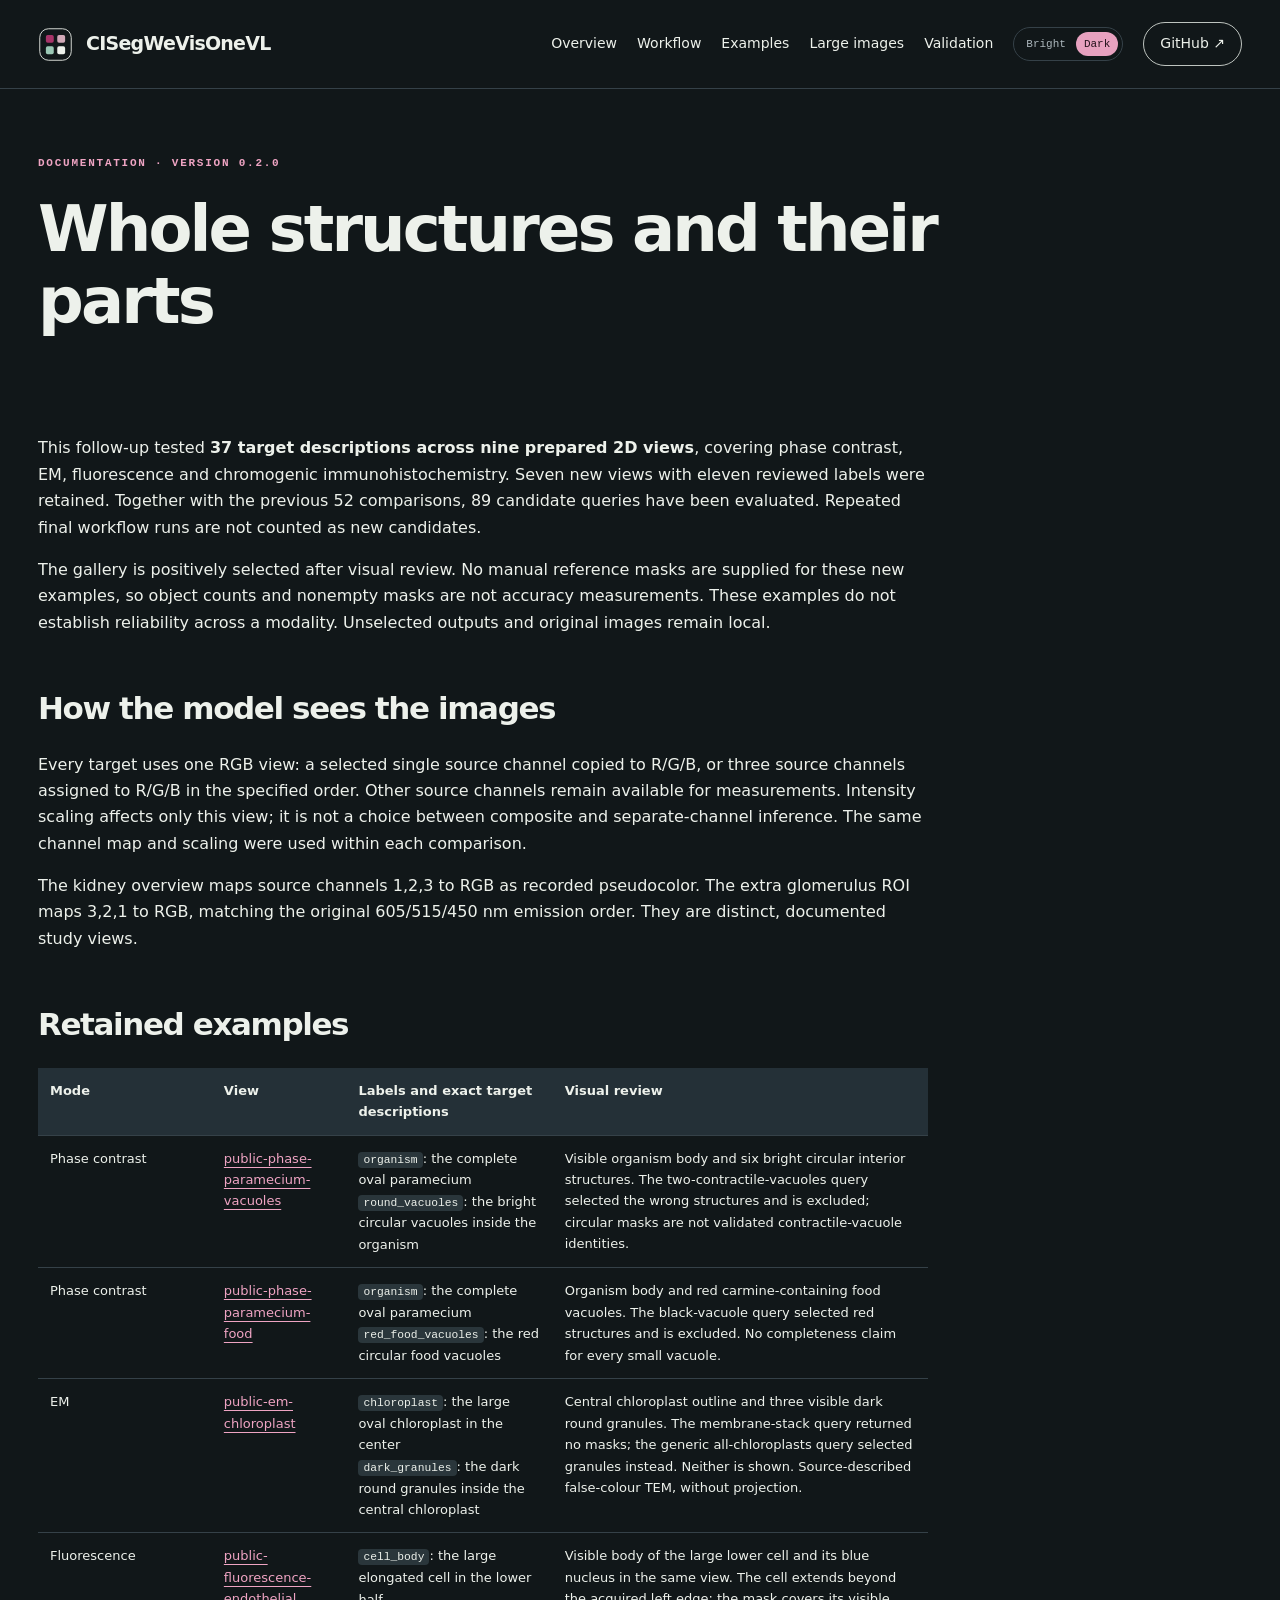
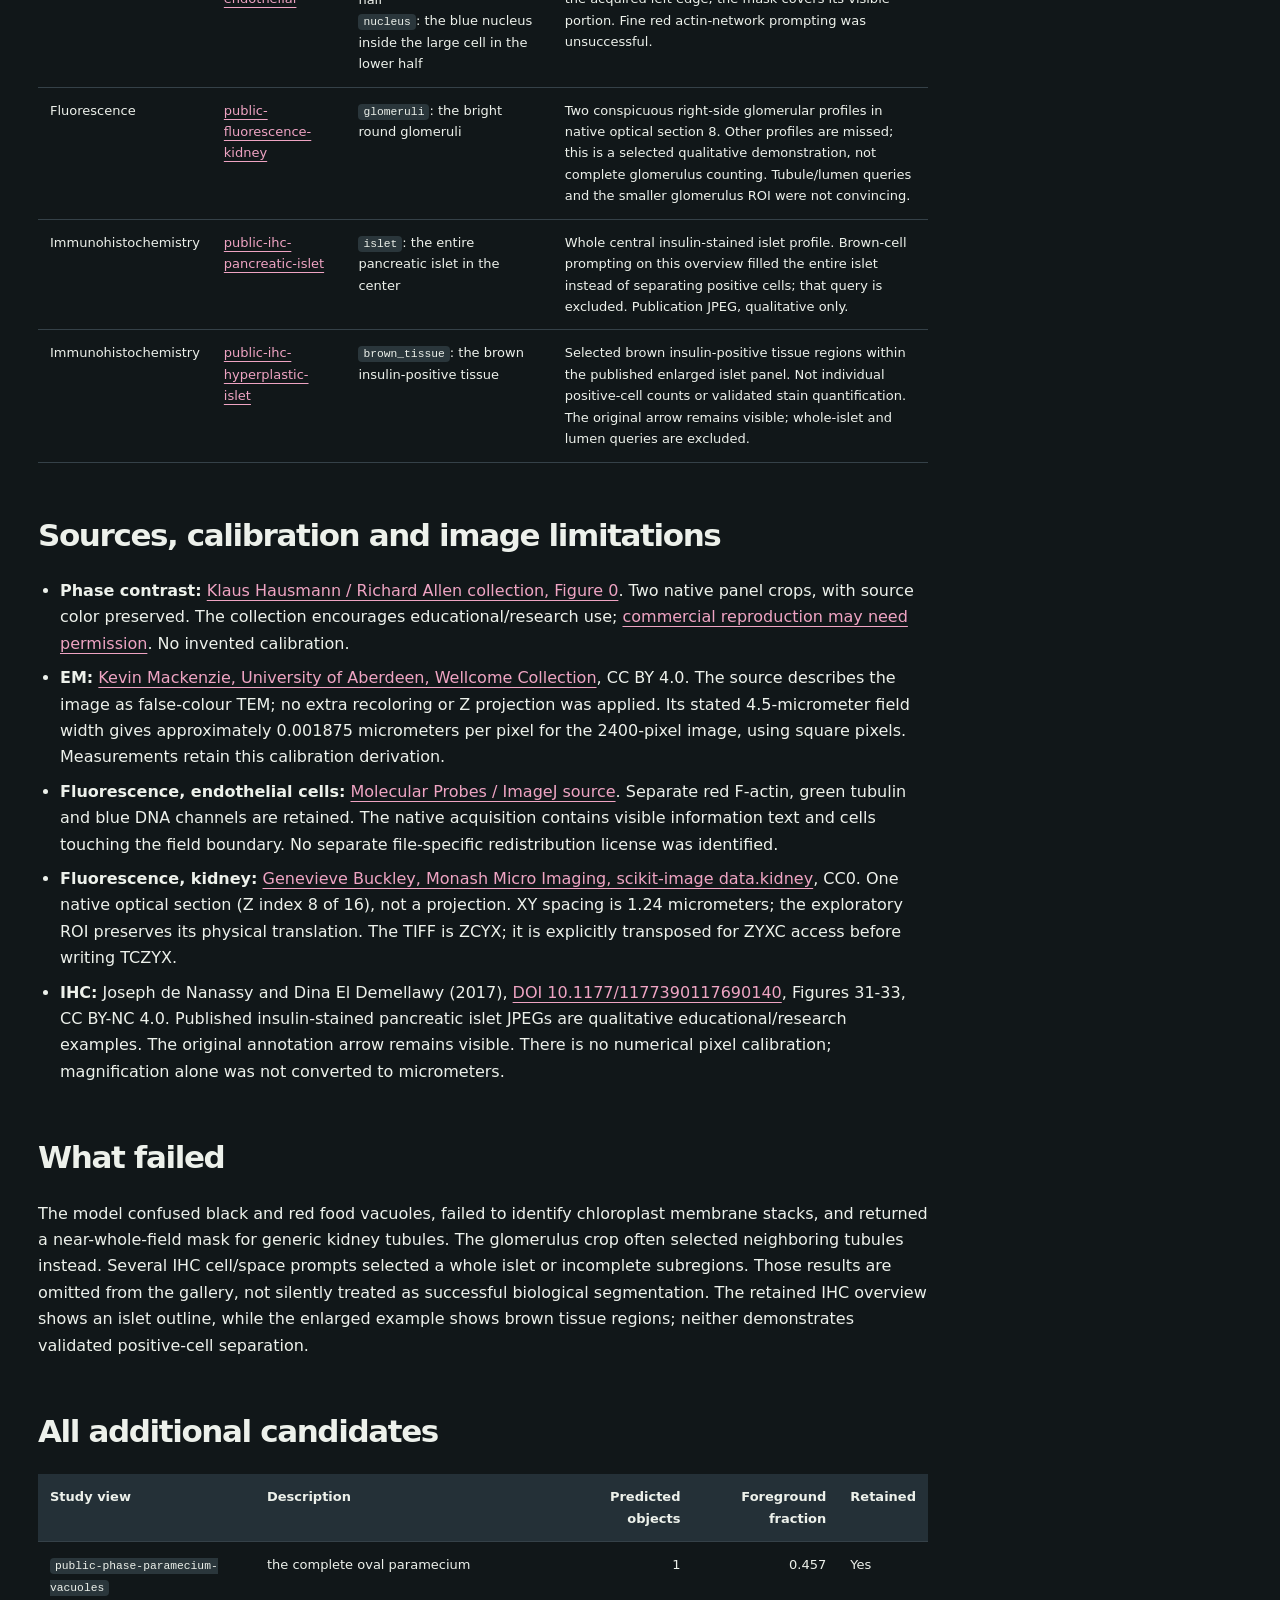
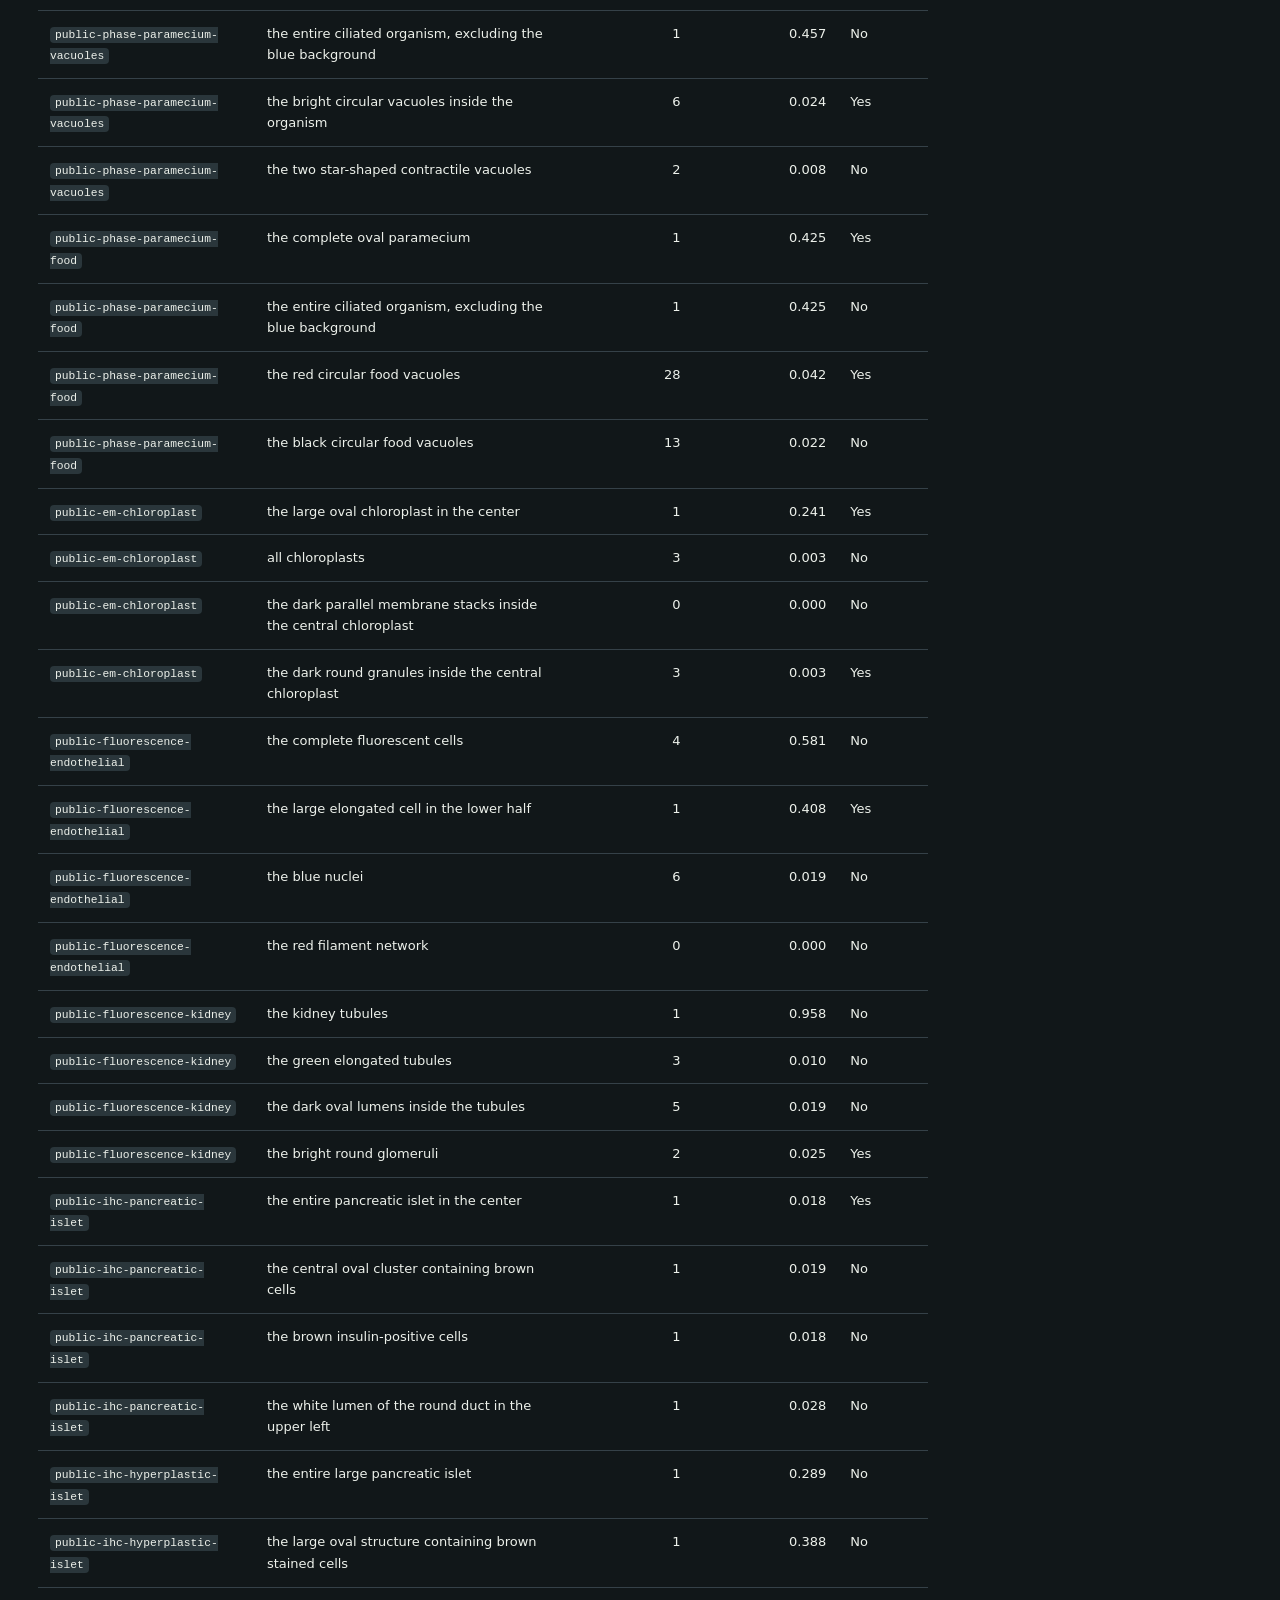
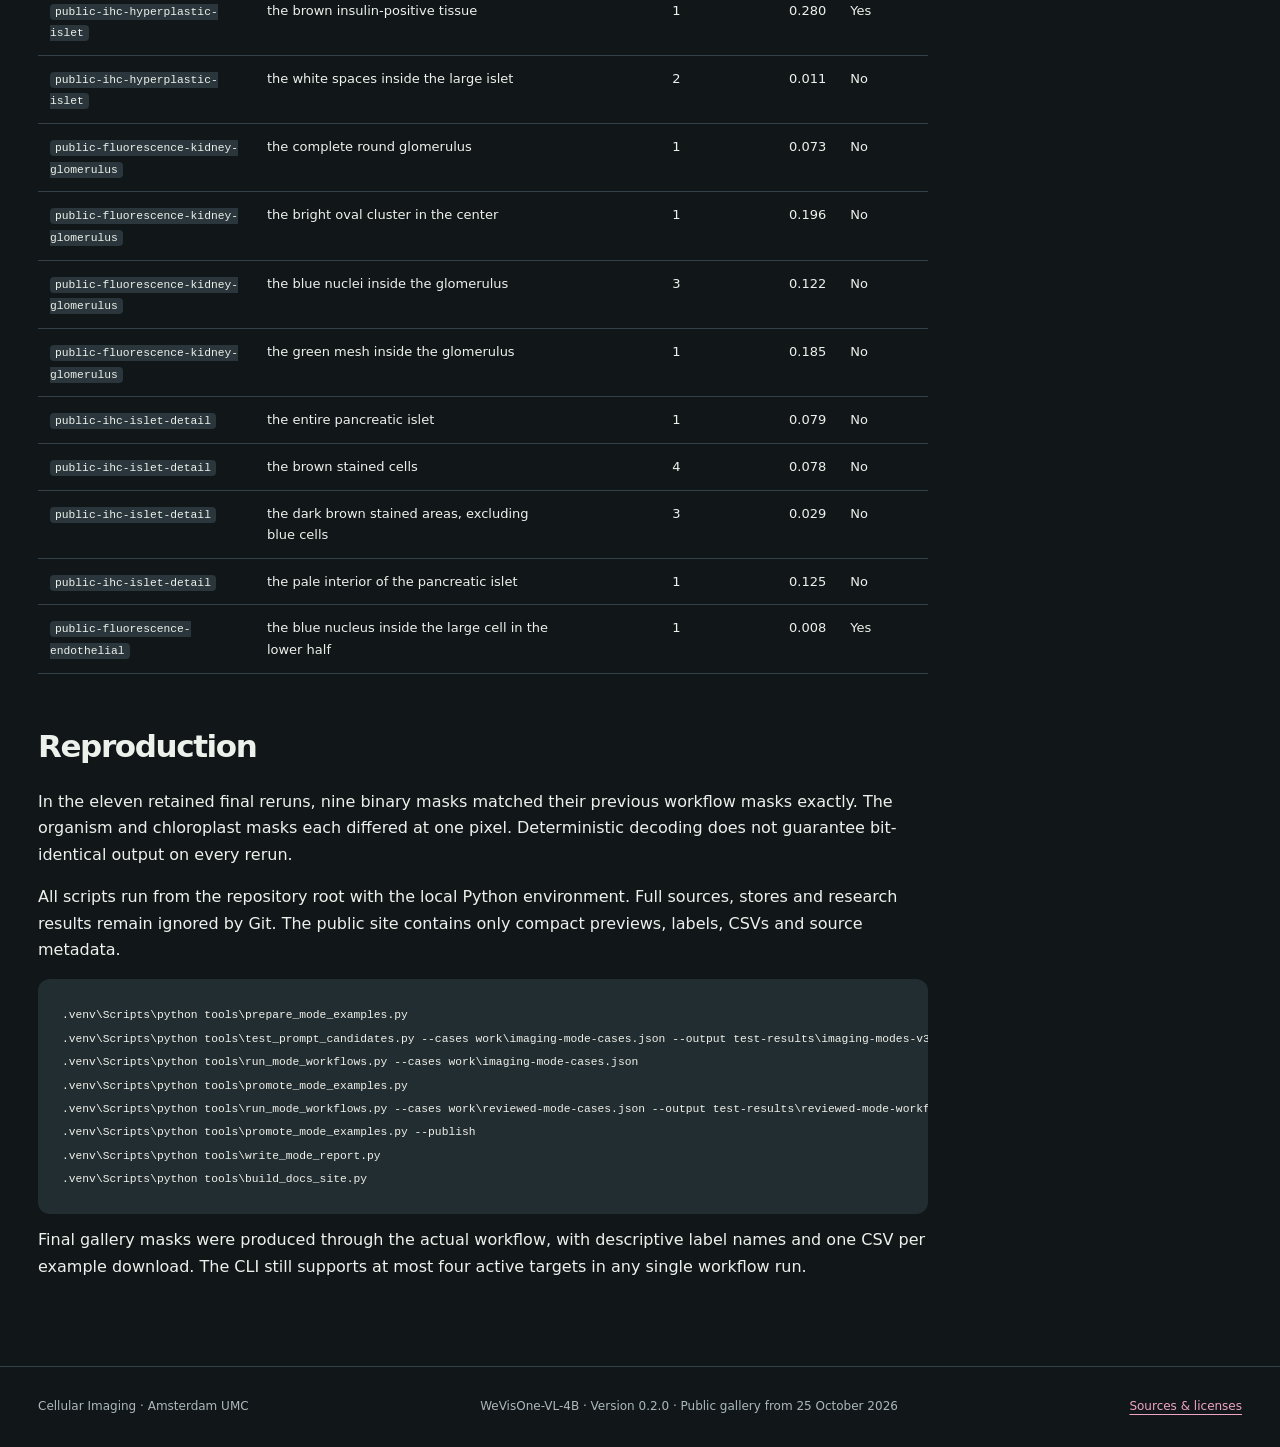
<file: docs/imaging-modes.html>
<!doctype html><html lang="en" data-theme="dark"><head><meta charset="utf-8"><meta name="viewport" content="width=device-width,initial-scale=1"><meta name="description" content="CISegWeVisOneVL: text-prompted biological segmentation for OME-Zarr, automatic 3D projection and actual public example results."><title>Whole structures and their parts · CISegWeVisOneVL</title><script src="assets/theme.js"></script><link rel="stylesheet" href="assets/style.css"><link rel="stylesheet" href="assets/themes.css"><script src="assets/site.js" defer></script></head><body><a class="skip" href="#main">Skip to content</a><header class="topbar"><div class="shell nav"><a class="brand" href="index.html"><svg viewBox="0 0 40 40" fill="none" aria-hidden="true"><rect x="2" y="2" width="36" height="36" rx="10" stroke="currentColor"/><rect x="9" y="9" width="9" height="9" rx="2" fill="#a83469"/><rect x="22" y="9" width="9" height="9" rx="2" fill="#d1a9b8"/><rect x="9" y="22" width="9" height="9" rx="2" fill="#9bc8b5"/><rect x="22" y="22" width="9" height="9" rx="2" fill="currentColor"/></svg> CISegWeVisOneVL</a><nav class="navlinks" aria-label="Main navigation"><a href="index.html">Overview</a><a href="workflow.html">Workflow</a><a href="examples.html">Examples</a><a href="tiling.html">Large images</a><a href="research.html">Validation</a><button type="button" class="theme-toggle" data-theme-toggle aria-label="Theme: Dark. Switch to Bright" aria-pressed="true"><span class="theme-bright">Bright</span><span class="theme-dark">Dark</span></button><a class="repo" href="https://github.com/Cellular-Imaging-Amsterdam-UMC/ciseg-wevisonevl">GitHub ↗</a></nav></div></header><main class="shell" id="main"><header class="page-head"><div class="eyebrow">Documentation · version 0.2.0</div><h1>Whole structures and their parts</h1></header><article class="prose"><p>This follow-up tested <strong>37 target descriptions across nine prepared 2D views</strong>, covering phase contrast, EM, fluorescence and chromogenic immunohistochemistry. Seven new views with eleven reviewed labels were retained. Together with the previous 52 comparisons, 89 candidate queries have been evaluated. Repeated final workflow runs are not counted as new candidates.</p>
<p>The gallery is positively selected after visual review. No manual reference masks are supplied for these new examples, so object counts and nonempty masks are not accuracy measurements. These examples do not establish reliability across a modality. Unselected outputs and original images remain local.</p>
<h2 id="how-the-model-sees-the-images">How the model sees the images</h2>
<p>Every target uses one RGB view: a selected single source channel copied to R/G/B, or three source channels assigned to R/G/B in the specified order. Other source channels remain available for measurements. Intensity scaling affects only this view; it is not a choice between composite and separate-channel inference. The same channel map and scaling were used within each comparison.</p>
<p>The kidney overview maps source channels 1,2,3 to RGB as recorded pseudocolor. The extra glomerulus ROI maps 3,2,1 to RGB, matching the original 605/515/450 nm emission order. They are distinct, documented study views.</p>
<h2 id="retained-examples">Retained examples</h2>
<table>
<thead>
<tr>
<th>Mode</th>
<th>View</th>
<th>Labels and exact target descriptions</th>
<th>Visual review</th>
</tr>
</thead>
<tbody>
<tr>
<td>Phase contrast</td>
<td><a href="examples.html#public-phase-paramecium-vacuoles">public-phase-paramecium-vacuoles</a></td>
<td><code>organism</code>: the complete oval paramecium<br><code>round_vacuoles</code>: the bright circular vacuoles inside the organism</td>
<td>Visible organism body and six bright circular interior structures. The two-contractile-vacuoles query selected the wrong structures and is excluded; circular masks are not validated contractile-vacuole identities.</td>
</tr>
<tr>
<td>Phase contrast</td>
<td><a href="examples.html#public-phase-paramecium-food">public-phase-paramecium-food</a></td>
<td><code>organism</code>: the complete oval paramecium<br><code>red_food_vacuoles</code>: the red circular food vacuoles</td>
<td>Organism body and red carmine-containing food vacuoles. The black-vacuole query selected red structures and is excluded. No completeness claim for every small vacuole.</td>
</tr>
<tr>
<td>EM</td>
<td><a href="examples.html#public-em-chloroplast">public-em-chloroplast</a></td>
<td><code>chloroplast</code>: the large oval chloroplast in the center<br><code>dark_granules</code>: the dark round granules inside the central chloroplast</td>
<td>Central chloroplast outline and three visible dark round granules. The membrane-stack query returned no masks; the generic all-chloroplasts query selected granules instead. Neither is shown. Source-described false-colour TEM, without projection.</td>
</tr>
<tr>
<td>Fluorescence</td>
<td><a href="examples.html#public-fluorescence-endothelial">public-fluorescence-endothelial</a></td>
<td><code>cell_body</code>: the large elongated cell in the lower half<br><code>nucleus</code>: the blue nucleus inside the large cell in the lower half</td>
<td>Visible body of the large lower cell and its blue nucleus in the same view. The cell extends beyond the acquired left edge; the mask covers its visible portion. Fine red actin-network prompting was unsuccessful.</td>
</tr>
<tr>
<td>Fluorescence</td>
<td><a href="examples.html#public-fluorescence-kidney">public-fluorescence-kidney</a></td>
<td><code>glomeruli</code>: the bright round glomeruli</td>
<td>Two conspicuous right-side glomerular profiles in native optical section 8. Other profiles are missed; this is a selected qualitative demonstration, not complete glomerulus counting. Tubule/lumen queries and the smaller glomerulus ROI were not convincing.</td>
</tr>
<tr>
<td>Immunohistochemistry</td>
<td><a href="examples.html#public-ihc-pancreatic-islet">public-ihc-pancreatic-islet</a></td>
<td><code>islet</code>: the entire pancreatic islet in the center</td>
<td>Whole central insulin-stained islet profile. Brown-cell prompting on this overview filled the entire islet instead of separating positive cells; that query is excluded. Publication JPEG, qualitative only.</td>
</tr>
<tr>
<td>Immunohistochemistry</td>
<td><a href="examples.html#public-ihc-hyperplastic-islet">public-ihc-hyperplastic-islet</a></td>
<td><code>brown_tissue</code>: the brown insulin-positive tissue</td>
<td>Selected brown insulin-positive tissue regions within the published enlarged islet panel. Not individual positive-cell counts or validated stain quantification. The original arrow remains visible; whole-islet and lumen queries are excluded.</td>
</tr>
</tbody>
</table>
<h2 id="sources-calibration-and-image-limitations">Sources, calibration and image limitations</h2>
<ul>
<li><strong>Phase contrast:</strong> <a href="https://www6.pbrc.hawaii.edu/allen/ch01/00-pm.html">Klaus Hausmann / Richard Allen collection, Figure 0</a>. Two native panel crops, with source color preserved. The collection encourages educational/research use; <a href="https://www6.pbrc.hawaii.edu/allen/foreword.html">commercial reproduction may need permission</a>. No invented calibration.</li>
<li><strong>EM:</strong> <a href="https://wellcomecollection.org/works/bx3dctp2">Kevin Mackenzie, University of Aberdeen, Wellcome Collection</a>, CC BY 4.0. The source describes the image as false-colour TEM; no extra recoloring or Z projection was applied. Its stated 4.5-micrometer field width gives approximately 0.001875 micrometers per pixel for the 2400-pixel image, using square pixels. Measurements retain this calibration derivation.</li>
<li><strong>Fluorescence, endothelial cells:</strong> <a href="https://imagej.net/ij/images/FluorescentCells.txt">Molecular Probes / ImageJ source</a>. Separate red F-actin, green tubulin and blue DNA channels are retained. The native acquisition contains visible information text and cells touching the field boundary. No separate file-specific redistribution license was identified.</li>
<li><strong>Fluorescence, kidney:</strong> <a href="https://scikit-image.org/docs/stable/api/skimage.data.html#skimage.data.kidney">Genevieve Buckley, Monash Micro Imaging, scikit-image data.kidney</a>, CC0. One native optical section (Z index 8 of 16), not a projection. XY spacing is 1.24 micrometers; the exploratory ROI preserves its physical translation. The TIFF is ZCYX; it is explicitly transposed for ZYXC access before writing TCZYX.</li>
<li><strong>IHC:</strong> Joseph de Nanassy and Dina El Demellawy (2017), <a href="https://doi.org/10.1177/1177390117690140">DOI 10.1177/1177390117690140</a>, Figures 31-33, CC BY-NC 4.0. Published insulin-stained pancreatic islet JPEGs are qualitative educational/research examples. The original annotation arrow remains visible. There is no numerical pixel calibration; magnification alone was not converted to micrometers.</li>
</ul>
<h2 id="what-failed">What failed</h2>
<p>The model confused black and red food vacuoles, failed to identify chloroplast membrane stacks, and returned a near-whole-field mask for generic kidney tubules. The glomerulus crop often selected neighboring tubules instead. Several IHC cell/space prompts selected a whole islet or incomplete subregions. Those results are omitted from the gallery, not silently treated as successful biological segmentation. The retained IHC overview shows an islet outline, while the enlarged example shows brown tissue regions; neither demonstrates validated positive-cell separation.</p>
<h2 id="all-additional-candidates">All additional candidates</h2>
<table>
<thead>
<tr>
<th>Study view</th>
<th>Description</th>
<th style="text-align: right;">Predicted objects</th>
<th style="text-align: right;">Foreground fraction</th>
<th>Retained</th>
</tr>
</thead>
<tbody>
<tr>
<td><code>public-phase-paramecium-vacuoles</code></td>
<td>the complete oval paramecium</td>
<td style="text-align: right;">1</td>
<td style="text-align: right;">0.457</td>
<td>Yes</td>
</tr>
<tr>
<td><code>public-phase-paramecium-vacuoles</code></td>
<td>the entire ciliated organism, excluding the blue background</td>
<td style="text-align: right;">1</td>
<td style="text-align: right;">0.457</td>
<td>No</td>
</tr>
<tr>
<td><code>public-phase-paramecium-vacuoles</code></td>
<td>the bright circular vacuoles inside the organism</td>
<td style="text-align: right;">6</td>
<td style="text-align: right;">0.024</td>
<td>Yes</td>
</tr>
<tr>
<td><code>public-phase-paramecium-vacuoles</code></td>
<td>the two star-shaped contractile vacuoles</td>
<td style="text-align: right;">2</td>
<td style="text-align: right;">0.008</td>
<td>No</td>
</tr>
<tr>
<td><code>public-phase-paramecium-food</code></td>
<td>the complete oval paramecium</td>
<td style="text-align: right;">1</td>
<td style="text-align: right;">0.425</td>
<td>Yes</td>
</tr>
<tr>
<td><code>public-phase-paramecium-food</code></td>
<td>the entire ciliated organism, excluding the blue background</td>
<td style="text-align: right;">1</td>
<td style="text-align: right;">0.425</td>
<td>No</td>
</tr>
<tr>
<td><code>public-phase-paramecium-food</code></td>
<td>the red circular food vacuoles</td>
<td style="text-align: right;">28</td>
<td style="text-align: right;">0.042</td>
<td>Yes</td>
</tr>
<tr>
<td><code>public-phase-paramecium-food</code></td>
<td>the black circular food vacuoles</td>
<td style="text-align: right;">13</td>
<td style="text-align: right;">0.022</td>
<td>No</td>
</tr>
<tr>
<td><code>public-em-chloroplast</code></td>
<td>the large oval chloroplast in the center</td>
<td style="text-align: right;">1</td>
<td style="text-align: right;">0.241</td>
<td>Yes</td>
</tr>
<tr>
<td><code>public-em-chloroplast</code></td>
<td>all chloroplasts</td>
<td style="text-align: right;">3</td>
<td style="text-align: right;">0.003</td>
<td>No</td>
</tr>
<tr>
<td><code>public-em-chloroplast</code></td>
<td>the dark parallel membrane stacks inside the central chloroplast</td>
<td style="text-align: right;">0</td>
<td style="text-align: right;">0.000</td>
<td>No</td>
</tr>
<tr>
<td><code>public-em-chloroplast</code></td>
<td>the dark round granules inside the central chloroplast</td>
<td style="text-align: right;">3</td>
<td style="text-align: right;">0.003</td>
<td>Yes</td>
</tr>
<tr>
<td><code>public-fluorescence-endothelial</code></td>
<td>the complete fluorescent cells</td>
<td style="text-align: right;">4</td>
<td style="text-align: right;">0.581</td>
<td>No</td>
</tr>
<tr>
<td><code>public-fluorescence-endothelial</code></td>
<td>the large elongated cell in the lower half</td>
<td style="text-align: right;">1</td>
<td style="text-align: right;">0.408</td>
<td>Yes</td>
</tr>
<tr>
<td><code>public-fluorescence-endothelial</code></td>
<td>the blue nuclei</td>
<td style="text-align: right;">6</td>
<td style="text-align: right;">0.019</td>
<td>No</td>
</tr>
<tr>
<td><code>public-fluorescence-endothelial</code></td>
<td>the red filament network</td>
<td style="text-align: right;">0</td>
<td style="text-align: right;">0.000</td>
<td>No</td>
</tr>
<tr>
<td><code>public-fluorescence-kidney</code></td>
<td>the kidney tubules</td>
<td style="text-align: right;">1</td>
<td style="text-align: right;">0.958</td>
<td>No</td>
</tr>
<tr>
<td><code>public-fluorescence-kidney</code></td>
<td>the green elongated tubules</td>
<td style="text-align: right;">3</td>
<td style="text-align: right;">0.010</td>
<td>No</td>
</tr>
<tr>
<td><code>public-fluorescence-kidney</code></td>
<td>the dark oval lumens inside the tubules</td>
<td style="text-align: right;">5</td>
<td style="text-align: right;">0.019</td>
<td>No</td>
</tr>
<tr>
<td><code>public-fluorescence-kidney</code></td>
<td>the bright round glomeruli</td>
<td style="text-align: right;">2</td>
<td style="text-align: right;">0.025</td>
<td>Yes</td>
</tr>
<tr>
<td><code>public-ihc-pancreatic-islet</code></td>
<td>the entire pancreatic islet in the center</td>
<td style="text-align: right;">1</td>
<td style="text-align: right;">0.018</td>
<td>Yes</td>
</tr>
<tr>
<td><code>public-ihc-pancreatic-islet</code></td>
<td>the central oval cluster containing brown cells</td>
<td style="text-align: right;">1</td>
<td style="text-align: right;">0.019</td>
<td>No</td>
</tr>
<tr>
<td><code>public-ihc-pancreatic-islet</code></td>
<td>the brown insulin-positive cells</td>
<td style="text-align: right;">1</td>
<td style="text-align: right;">0.018</td>
<td>No</td>
</tr>
<tr>
<td><code>public-ihc-pancreatic-islet</code></td>
<td>the white lumen of the round duct in the upper left</td>
<td style="text-align: right;">1</td>
<td style="text-align: right;">0.028</td>
<td>No</td>
</tr>
<tr>
<td><code>public-ihc-hyperplastic-islet</code></td>
<td>the entire large pancreatic islet</td>
<td style="text-align: right;">1</td>
<td style="text-align: right;">0.289</td>
<td>No</td>
</tr>
<tr>
<td><code>public-ihc-hyperplastic-islet</code></td>
<td>the large oval structure containing brown stained cells</td>
<td style="text-align: right;">1</td>
<td style="text-align: right;">0.388</td>
<td>No</td>
</tr>
<tr>
<td><code>public-ihc-hyperplastic-islet</code></td>
<td>the brown insulin-positive tissue</td>
<td style="text-align: right;">1</td>
<td style="text-align: right;">0.280</td>
<td>Yes</td>
</tr>
<tr>
<td><code>public-ihc-hyperplastic-islet</code></td>
<td>the white spaces inside the large islet</td>
<td style="text-align: right;">2</td>
<td style="text-align: right;">0.011</td>
<td>No</td>
</tr>
<tr>
<td><code>public-fluorescence-kidney-glomerulus</code></td>
<td>the complete round glomerulus</td>
<td style="text-align: right;">1</td>
<td style="text-align: right;">0.073</td>
<td>No</td>
</tr>
<tr>
<td><code>public-fluorescence-kidney-glomerulus</code></td>
<td>the bright oval cluster in the center</td>
<td style="text-align: right;">1</td>
<td style="text-align: right;">0.196</td>
<td>No</td>
</tr>
<tr>
<td><code>public-fluorescence-kidney-glomerulus</code></td>
<td>the blue nuclei inside the glomerulus</td>
<td style="text-align: right;">3</td>
<td style="text-align: right;">0.122</td>
<td>No</td>
</tr>
<tr>
<td><code>public-fluorescence-kidney-glomerulus</code></td>
<td>the green mesh inside the glomerulus</td>
<td style="text-align: right;">1</td>
<td style="text-align: right;">0.185</td>
<td>No</td>
</tr>
<tr>
<td><code>public-ihc-islet-detail</code></td>
<td>the entire pancreatic islet</td>
<td style="text-align: right;">1</td>
<td style="text-align: right;">0.079</td>
<td>No</td>
</tr>
<tr>
<td><code>public-ihc-islet-detail</code></td>
<td>the brown stained cells</td>
<td style="text-align: right;">4</td>
<td style="text-align: right;">0.078</td>
<td>No</td>
</tr>
<tr>
<td><code>public-ihc-islet-detail</code></td>
<td>the dark brown stained areas, excluding blue cells</td>
<td style="text-align: right;">3</td>
<td style="text-align: right;">0.029</td>
<td>No</td>
</tr>
<tr>
<td><code>public-ihc-islet-detail</code></td>
<td>the pale interior of the pancreatic islet</td>
<td style="text-align: right;">1</td>
<td style="text-align: right;">0.125</td>
<td>No</td>
</tr>
<tr>
<td><code>public-fluorescence-endothelial</code></td>
<td>the blue nucleus inside the large cell in the lower half</td>
<td style="text-align: right;">1</td>
<td style="text-align: right;">0.008</td>
<td>Yes</td>
</tr>
</tbody>
</table>
<h2 id="reproduction">Reproduction</h2>
<p>In the eleven retained final reruns, nine binary masks matched their previous workflow masks exactly. The organism and chloroplast masks each differed at one pixel. Deterministic decoding does not guarantee bit-identical output on every rerun.</p>
<p>All scripts run from the repository root with the local Python environment. Full sources, stores and research results remain ignored by Git. The public site contains only compact previews, labels, CSVs and source metadata.</p>
<pre><code class="language-powershell">.venv\Scripts\python tools\prepare_mode_examples.py
.venv\Scripts\python tools\test_prompt_candidates.py --cases work\imaging-mode-cases.json --output test-results\imaging-modes-v3
.venv\Scripts\python tools\run_mode_workflows.py --cases work\imaging-mode-cases.json
.venv\Scripts\python tools\promote_mode_examples.py
.venv\Scripts\python tools\run_mode_workflows.py --cases work\reviewed-mode-cases.json --output test-results\reviewed-mode-workflows
.venv\Scripts\python tools\promote_mode_examples.py --publish
.venv\Scripts\python tools\write_mode_report.py
.venv\Scripts\python tools\build_docs_site.py
</code></pre>
<p>Final gallery masks were produced through the actual workflow, with descriptive label names and one CSV per example download. The CLI still supports at most four active targets in any single workflow run.</p></article></main><footer class="footer"><div class="shell footer-row"><span>Cellular Imaging · Amsterdam UMC</span><span>WeVisOne-VL-4B · Version 0.2.0 · Public gallery from 25 October 2026</span><a href="https://github.com/Cellular-Imaging-Amsterdam-UMC/ciseg-wevisonevl/blob/main/NOTICE.md">Sources & licenses</a></div></footer></body></html>
</file>
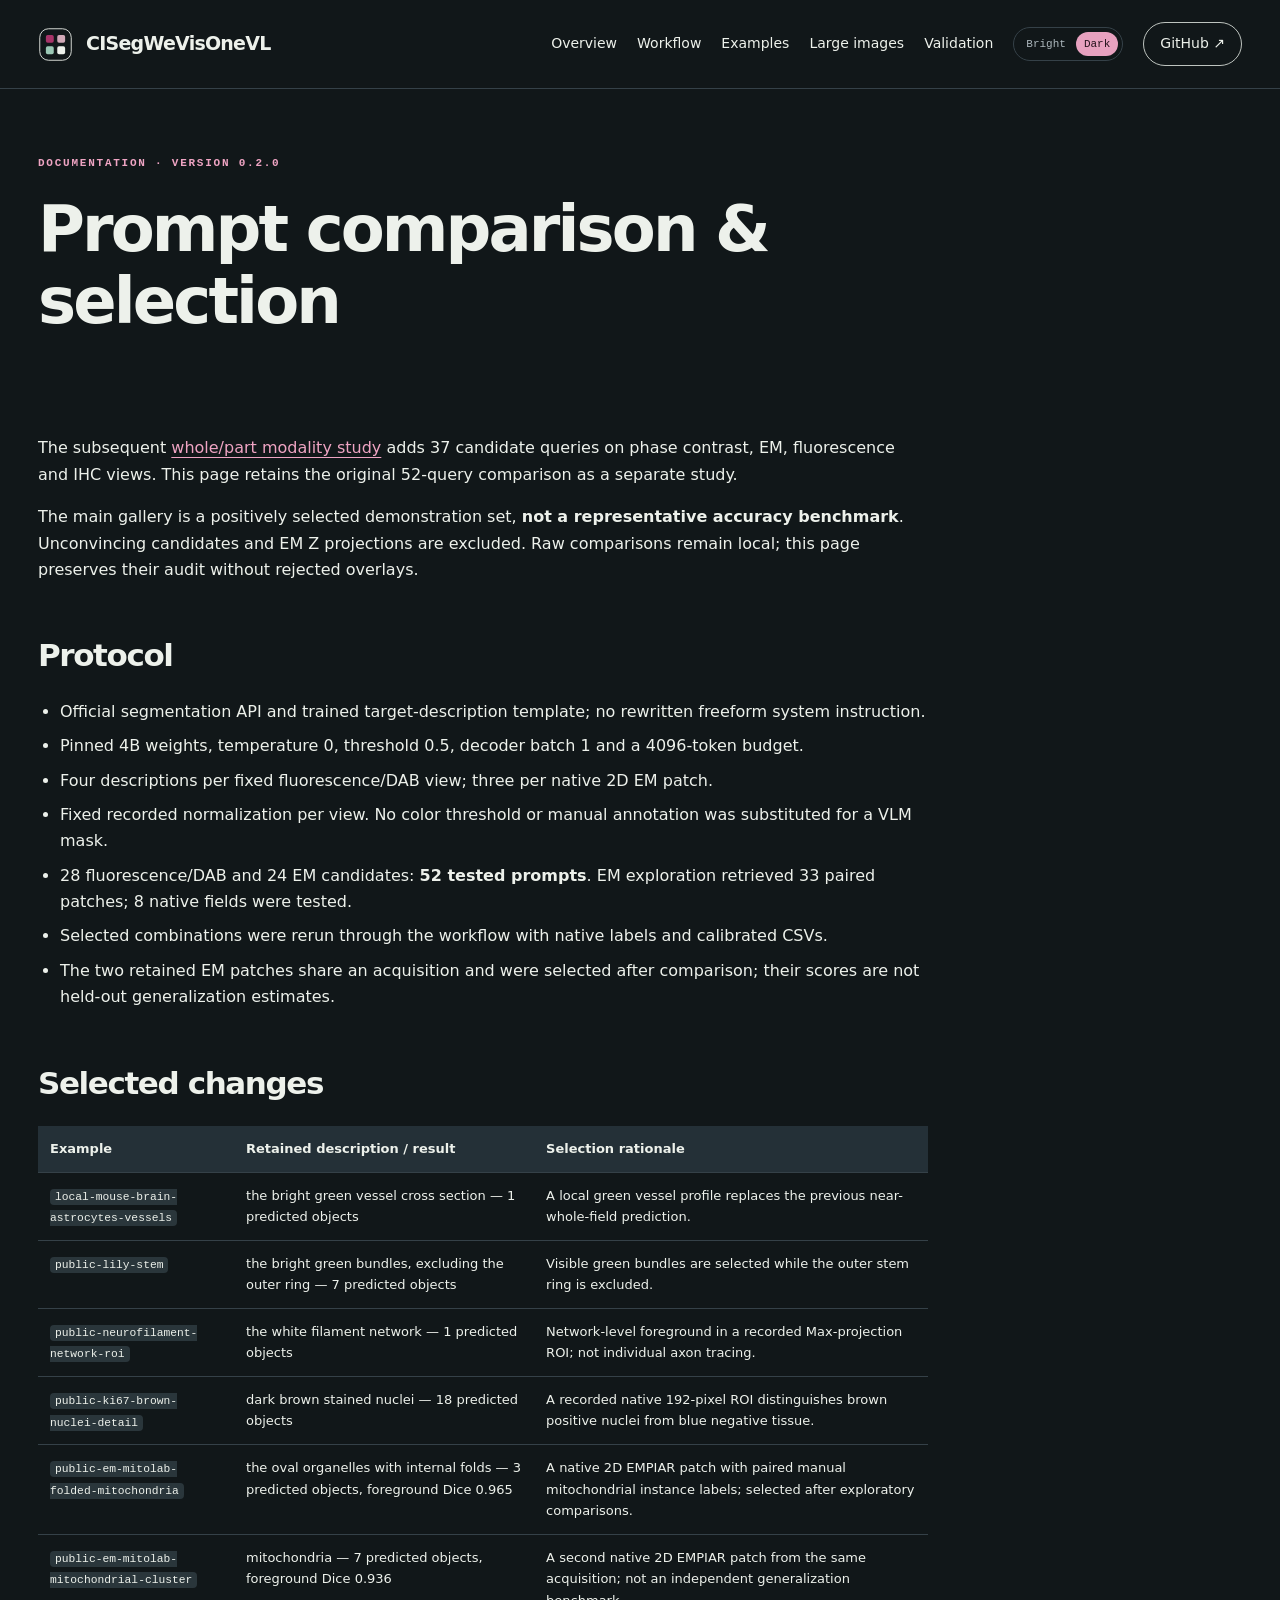
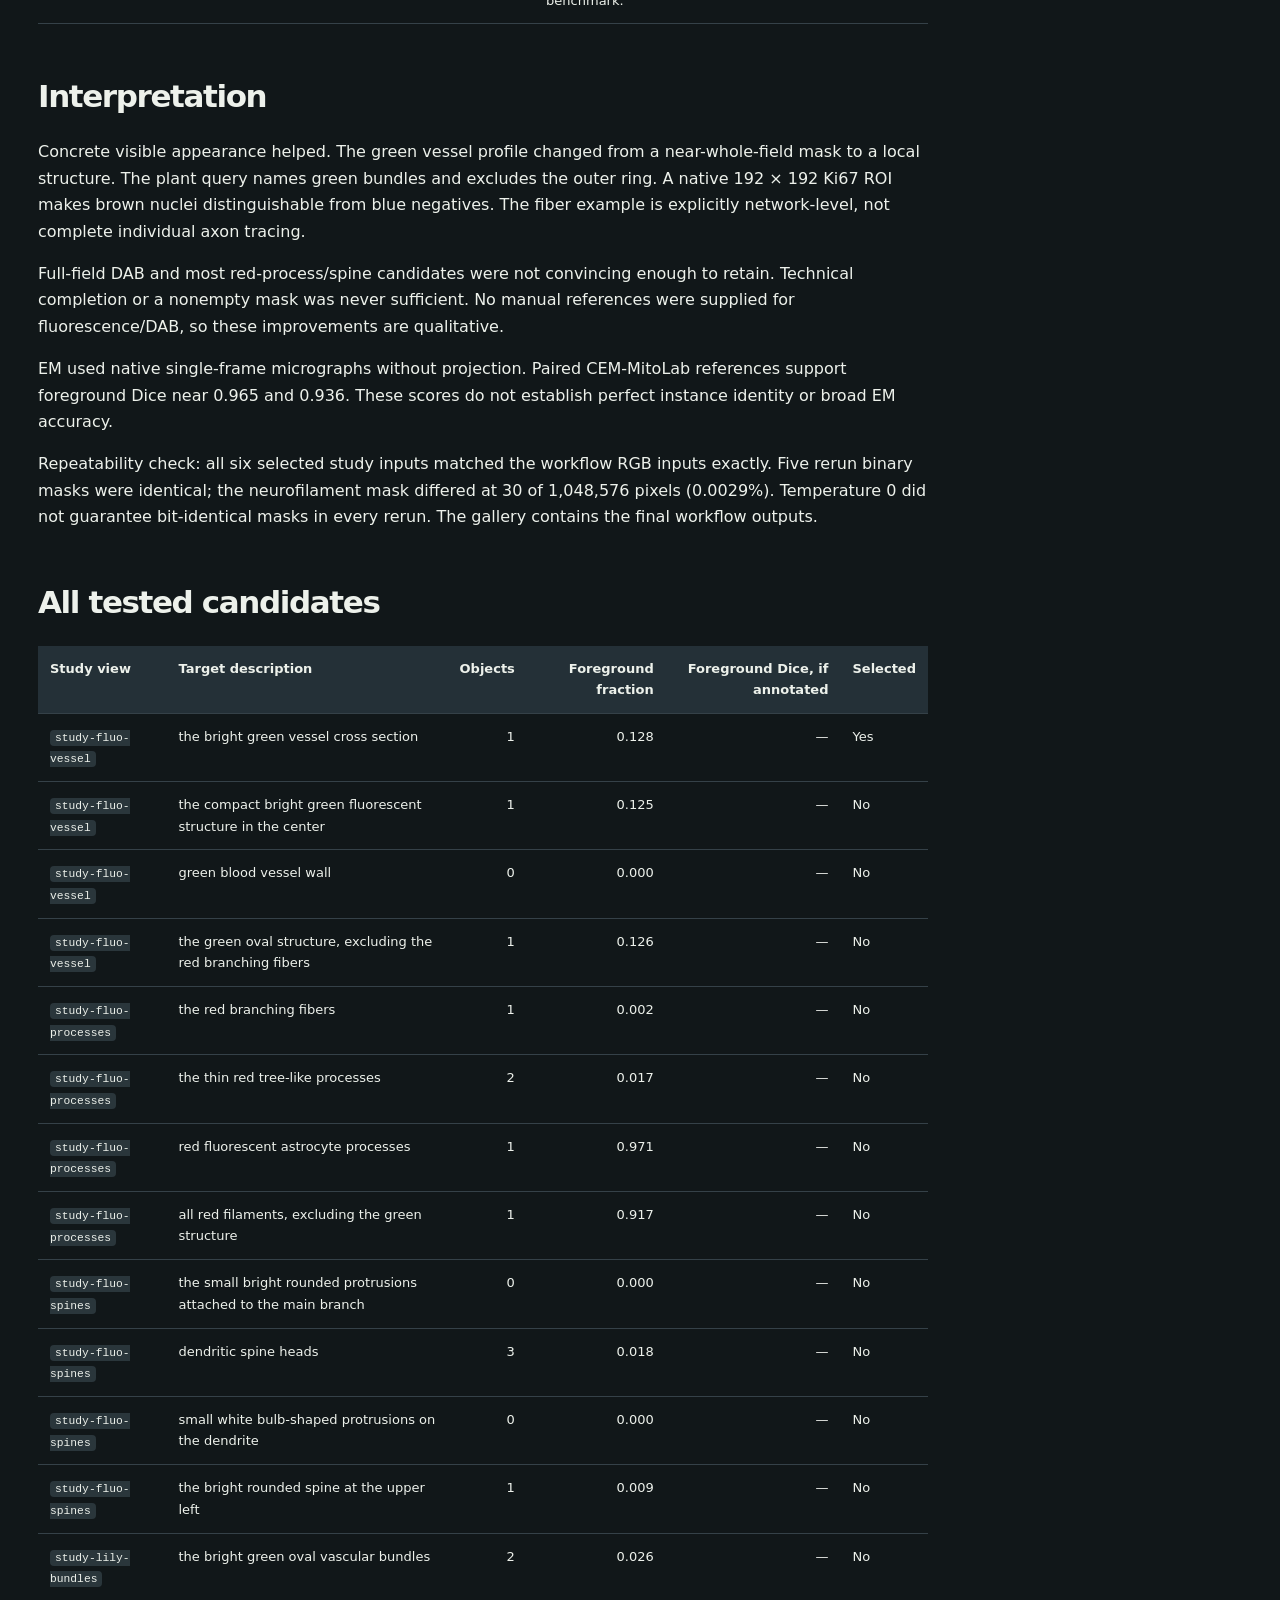
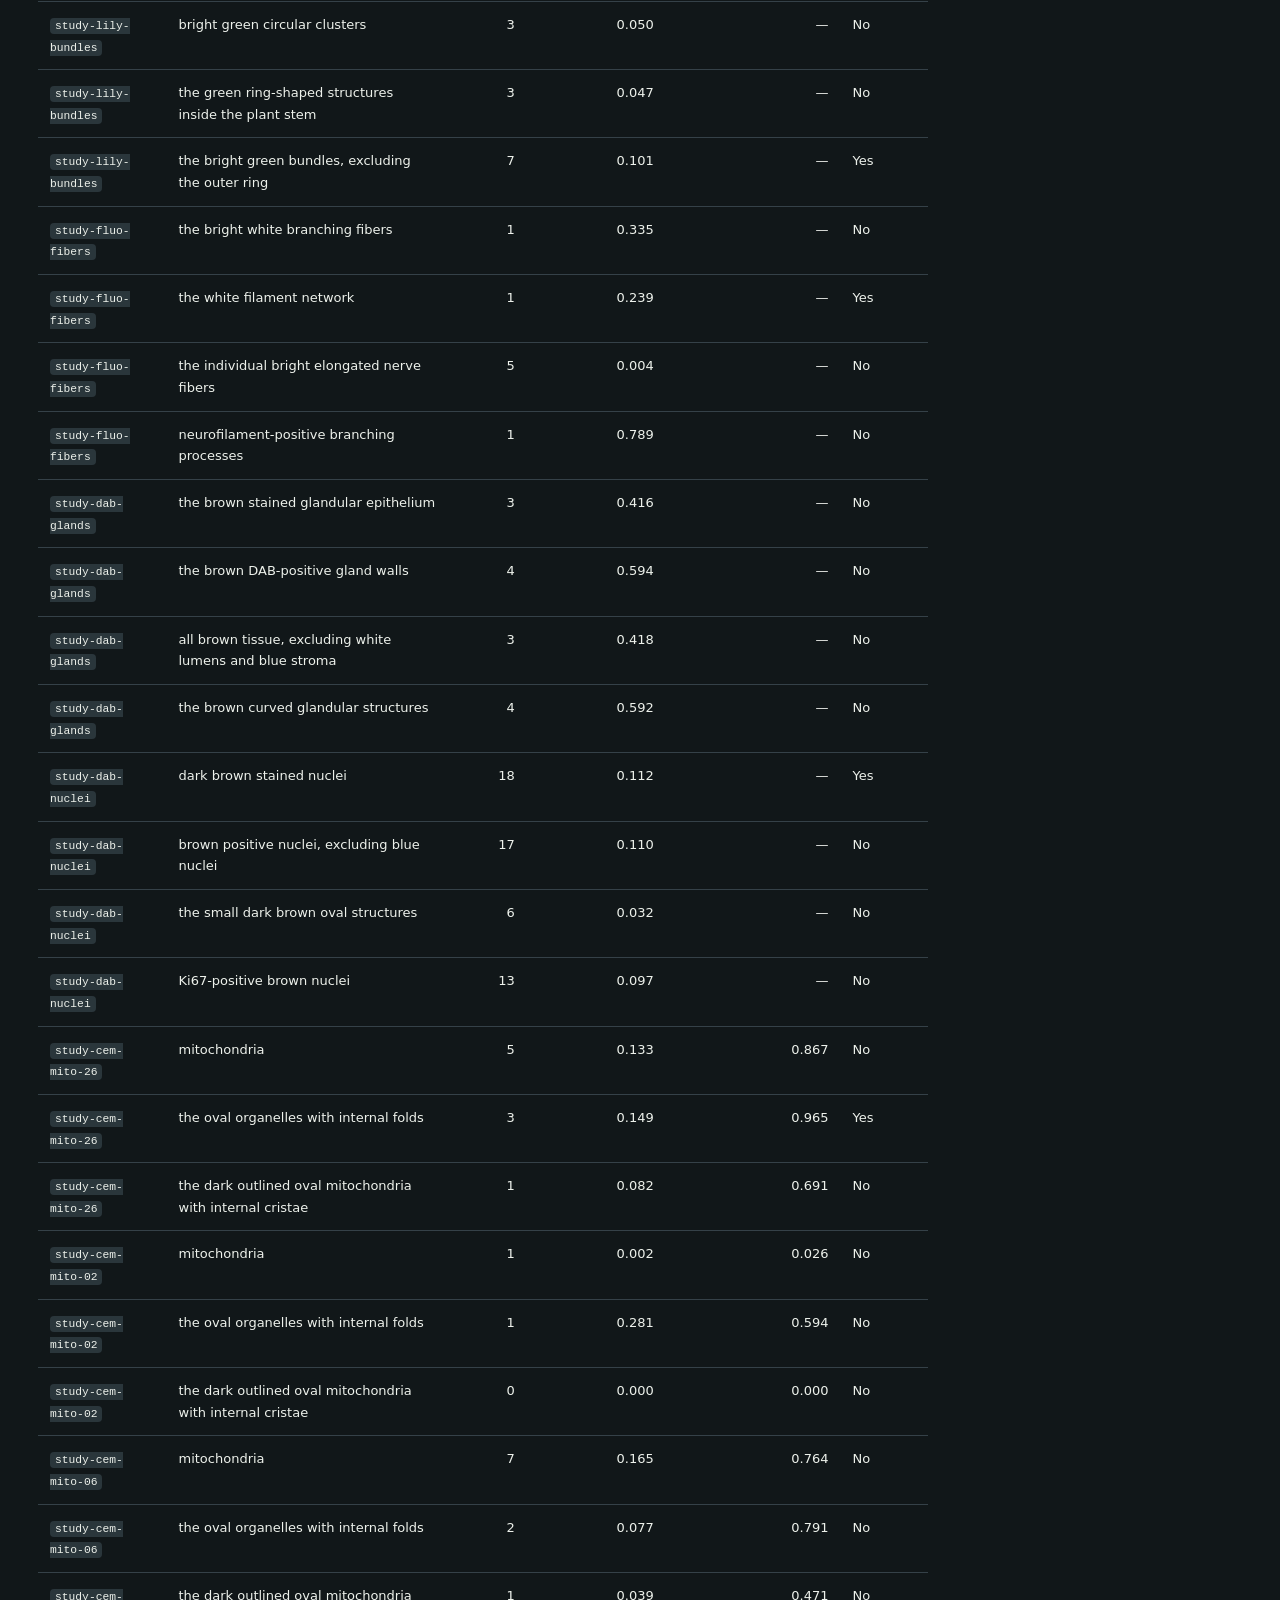
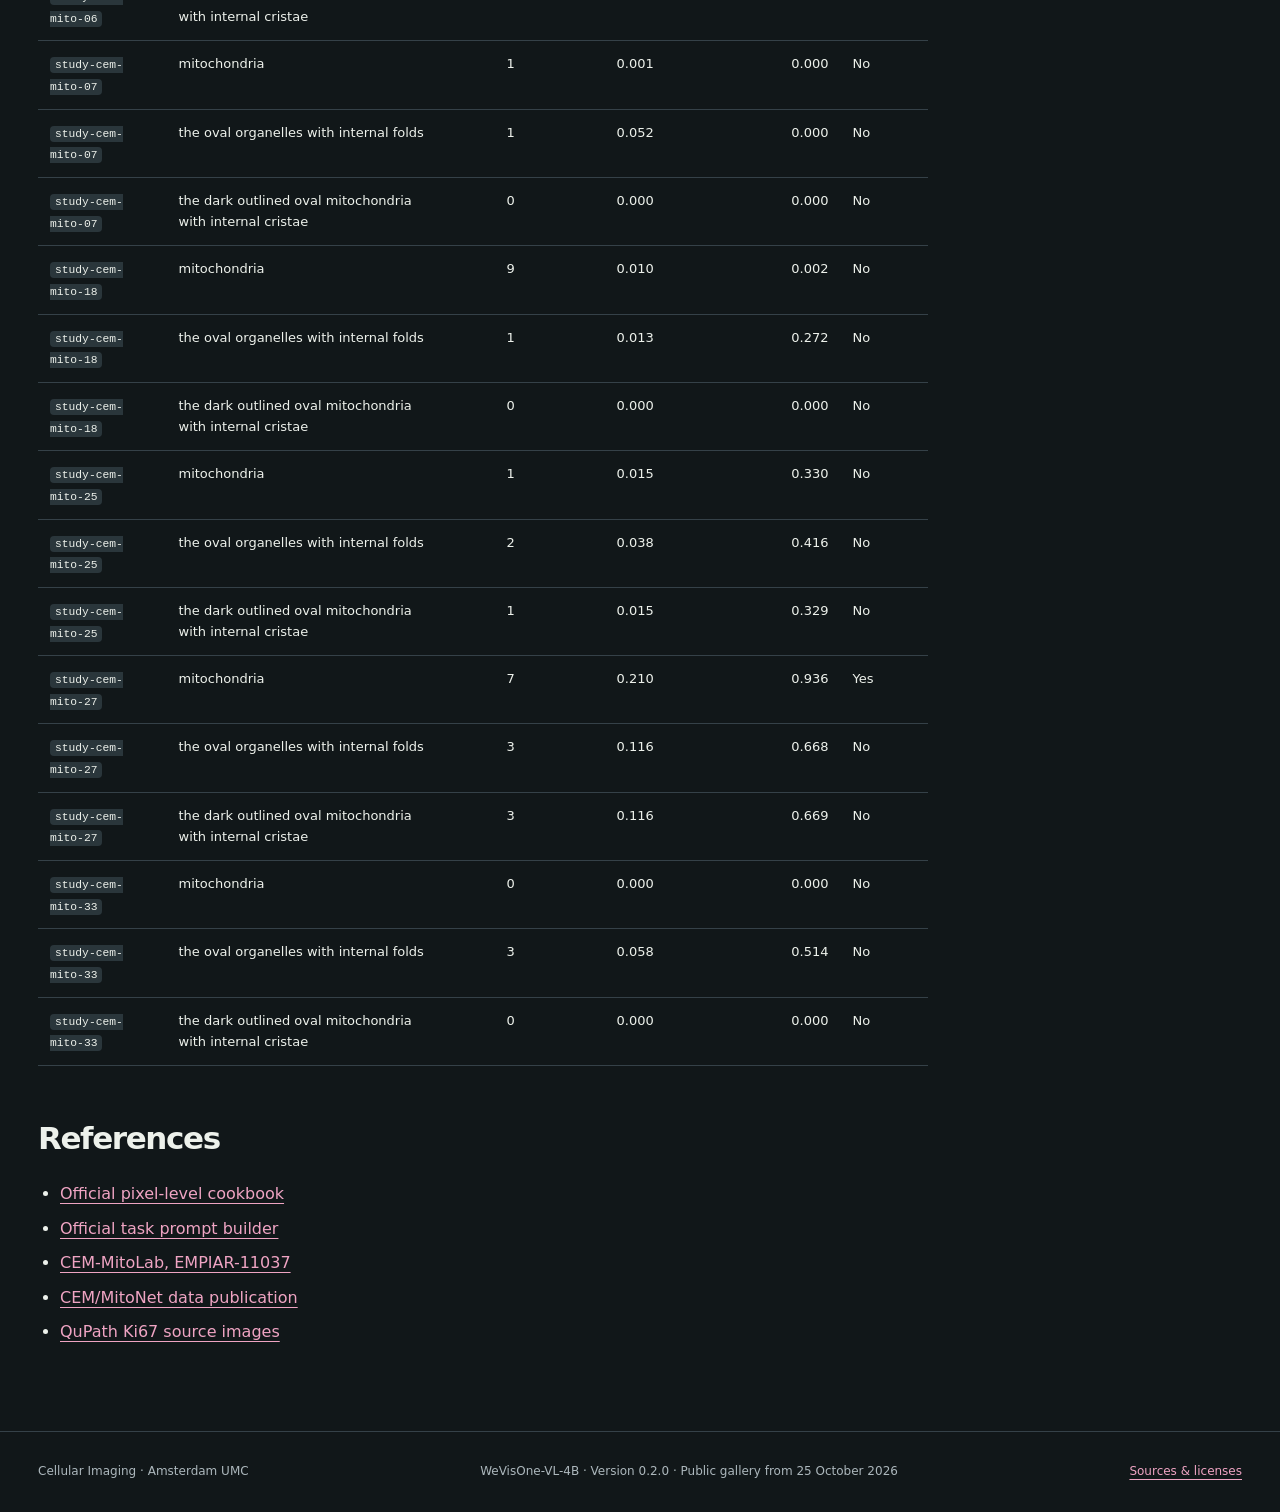
<file: docs/prompt-study.html>
<!doctype html><html lang="en" data-theme="dark"><head><meta charset="utf-8"><meta name="viewport" content="width=device-width,initial-scale=1"><meta name="description" content="CISegWeVisOneVL: text-prompted biological segmentation for OME-Zarr, automatic 3D projection and actual public example results."><title>Prompt comparison &amp; selection · CISegWeVisOneVL</title><script src="assets/theme.js"></script><link rel="stylesheet" href="assets/style.css"><link rel="stylesheet" href="assets/themes.css"><script src="assets/site.js" defer></script></head><body><a class="skip" href="#main">Skip to content</a><header class="topbar"><div class="shell nav"><a class="brand" href="index.html"><svg viewBox="0 0 40 40" fill="none" aria-hidden="true"><rect x="2" y="2" width="36" height="36" rx="10" stroke="currentColor"/><rect x="9" y="9" width="9" height="9" rx="2" fill="#a83469"/><rect x="22" y="9" width="9" height="9" rx="2" fill="#d1a9b8"/><rect x="9" y="22" width="9" height="9" rx="2" fill="#9bc8b5"/><rect x="22" y="22" width="9" height="9" rx="2" fill="currentColor"/></svg> CISegWeVisOneVL</a><nav class="navlinks" aria-label="Main navigation"><a href="index.html">Overview</a><a href="workflow.html">Workflow</a><a href="examples.html">Examples</a><a href="tiling.html">Large images</a><a href="research.html">Validation</a><button type="button" class="theme-toggle" data-theme-toggle aria-label="Theme: Dark. Switch to Bright" aria-pressed="true"><span class="theme-bright">Bright</span><span class="theme-dark">Dark</span></button><a class="repo" href="https://github.com/Cellular-Imaging-Amsterdam-UMC/ciseg-wevisonevl">GitHub ↗</a></nav></div></header><main class="shell" id="main"><header class="page-head"><div class="eyebrow">Documentation · version 0.2.0</div><h1>Prompt comparison &amp; selection</h1></header><article class="prose"><p>The subsequent <a href="imaging-modes.html">whole/part modality study</a> adds 37 candidate queries on phase contrast, EM, fluorescence and IHC views. This page retains the original 52-query comparison as a separate study.</p>
<p>The main gallery is a positively selected demonstration set, <strong>not a representative accuracy benchmark</strong>. Unconvincing candidates and EM Z projections are excluded. Raw comparisons remain local; this page preserves their audit without rejected overlays.</p>
<h2 id="protocol">Protocol</h2>
<ul>
<li>Official segmentation API and trained target-description template; no rewritten freeform system instruction.</li>
<li>Pinned 4B weights, temperature 0, threshold 0.5, decoder batch 1 and a 4096-token budget.</li>
<li>Four descriptions per fixed fluorescence/DAB view; three per native 2D EM patch.</li>
<li>Fixed recorded normalization per view. No color threshold or manual annotation was substituted for a VLM mask.</li>
<li>28 fluorescence/DAB and 24 EM candidates: <strong>52 tested prompts</strong>. EM exploration retrieved 33 paired patches; 8 native fields were tested.</li>
<li>Selected combinations were rerun through the workflow with native labels and calibrated CSVs.</li>
<li>The two retained EM patches share an acquisition and were selected after comparison; their scores are not held-out generalization estimates.</li>
</ul>
<h2 id="selected-changes">Selected changes</h2>
<table>
<thead>
<tr>
<th>Example</th>
<th>Retained description / result</th>
<th>Selection rationale</th>
</tr>
</thead>
<tbody>
<tr>
<td><code>local-mouse-brain-astrocytes-vessels</code></td>
<td>the bright green vessel cross section — 1 predicted objects</td>
<td>A local green vessel profile replaces the previous near-whole-field prediction.</td>
</tr>
<tr>
<td><code>public-lily-stem</code></td>
<td>the bright green bundles, excluding the outer ring — 7 predicted objects</td>
<td>Visible green bundles are selected while the outer stem ring is excluded.</td>
</tr>
<tr>
<td><code>public-neurofilament-network-roi</code></td>
<td>the white filament network — 1 predicted objects</td>
<td>Network-level foreground in a recorded Max-projection ROI; not individual axon tracing.</td>
</tr>
<tr>
<td><code>public-ki67-brown-nuclei-detail</code></td>
<td>dark brown stained nuclei — 18 predicted objects</td>
<td>A recorded native 192-pixel ROI distinguishes brown positive nuclei from blue negative tissue.</td>
</tr>
<tr>
<td><code>public-em-mitolab-folded-mitochondria</code></td>
<td>the oval organelles with internal folds — 3 predicted objects, foreground Dice 0.965</td>
<td>A native 2D EMPIAR patch with paired manual mitochondrial instance labels; selected after exploratory comparisons.</td>
</tr>
<tr>
<td><code>public-em-mitolab-mitochondrial-cluster</code></td>
<td>mitochondria — 7 predicted objects, foreground Dice 0.936</td>
<td>A second native 2D EMPIAR patch from the same acquisition; not an independent generalization benchmark.</td>
</tr>
</tbody>
</table>
<h2 id="interpretation">Interpretation</h2>
<p>Concrete visible appearance helped. The green vessel profile changed from a near-whole-field mask to a local structure. The plant query names green bundles and excludes the outer ring. A native 192 × 192 Ki67 ROI makes brown nuclei distinguishable from blue negatives. The fiber example is explicitly network-level, not complete individual axon tracing.</p>
<p>Full-field DAB and most red-process/spine candidates were not convincing enough to retain. Technical completion or a nonempty mask was never sufficient. No manual references were supplied for fluorescence/DAB, so these improvements are qualitative.</p>
<p>EM used native single-frame micrographs without projection. Paired CEM-MitoLab references support foreground Dice near 0.965 and 0.936. These scores do not establish perfect instance identity or broad EM accuracy.</p>
<p>Repeatability check: all six selected study inputs matched the workflow RGB inputs exactly. Five rerun binary masks were identical; the neurofilament mask differed at 30 of 1,048,576 pixels (0.0029%). Temperature 0 did not guarantee bit-identical masks in every rerun. The gallery contains the final workflow outputs.</p>
<h2 id="all-tested-candidates">All tested candidates</h2>
<table>
<thead>
<tr>
<th>Study view</th>
<th>Target description</th>
<th style="text-align: right;">Objects</th>
<th style="text-align: right;">Foreground fraction</th>
<th style="text-align: right;">Foreground Dice, if annotated</th>
<th>Selected</th>
</tr>
</thead>
<tbody>
<tr>
<td><code>study-fluo-vessel</code></td>
<td>the bright green vessel cross section</td>
<td style="text-align: right;">1</td>
<td style="text-align: right;">0.128</td>
<td style="text-align: right;">—</td>
<td>Yes</td>
</tr>
<tr>
<td><code>study-fluo-vessel</code></td>
<td>the compact bright green fluorescent structure in the center</td>
<td style="text-align: right;">1</td>
<td style="text-align: right;">0.125</td>
<td style="text-align: right;">—</td>
<td>No</td>
</tr>
<tr>
<td><code>study-fluo-vessel</code></td>
<td>green blood vessel wall</td>
<td style="text-align: right;">0</td>
<td style="text-align: right;">0.000</td>
<td style="text-align: right;">—</td>
<td>No</td>
</tr>
<tr>
<td><code>study-fluo-vessel</code></td>
<td>the green oval structure, excluding the red branching fibers</td>
<td style="text-align: right;">1</td>
<td style="text-align: right;">0.126</td>
<td style="text-align: right;">—</td>
<td>No</td>
</tr>
<tr>
<td><code>study-fluo-processes</code></td>
<td>the red branching fibers</td>
<td style="text-align: right;">1</td>
<td style="text-align: right;">0.002</td>
<td style="text-align: right;">—</td>
<td>No</td>
</tr>
<tr>
<td><code>study-fluo-processes</code></td>
<td>the thin red tree-like processes</td>
<td style="text-align: right;">2</td>
<td style="text-align: right;">0.017</td>
<td style="text-align: right;">—</td>
<td>No</td>
</tr>
<tr>
<td><code>study-fluo-processes</code></td>
<td>red fluorescent astrocyte processes</td>
<td style="text-align: right;">1</td>
<td style="text-align: right;">0.971</td>
<td style="text-align: right;">—</td>
<td>No</td>
</tr>
<tr>
<td><code>study-fluo-processes</code></td>
<td>all red filaments, excluding the green structure</td>
<td style="text-align: right;">1</td>
<td style="text-align: right;">0.917</td>
<td style="text-align: right;">—</td>
<td>No</td>
</tr>
<tr>
<td><code>study-fluo-spines</code></td>
<td>the small bright rounded protrusions attached to the main branch</td>
<td style="text-align: right;">0</td>
<td style="text-align: right;">0.000</td>
<td style="text-align: right;">—</td>
<td>No</td>
</tr>
<tr>
<td><code>study-fluo-spines</code></td>
<td>dendritic spine heads</td>
<td style="text-align: right;">3</td>
<td style="text-align: right;">0.018</td>
<td style="text-align: right;">—</td>
<td>No</td>
</tr>
<tr>
<td><code>study-fluo-spines</code></td>
<td>small white bulb-shaped protrusions on the dendrite</td>
<td style="text-align: right;">0</td>
<td style="text-align: right;">0.000</td>
<td style="text-align: right;">—</td>
<td>No</td>
</tr>
<tr>
<td><code>study-fluo-spines</code></td>
<td>the bright rounded spine at the upper left</td>
<td style="text-align: right;">1</td>
<td style="text-align: right;">0.009</td>
<td style="text-align: right;">—</td>
<td>No</td>
</tr>
<tr>
<td><code>study-lily-bundles</code></td>
<td>the bright green oval vascular bundles</td>
<td style="text-align: right;">2</td>
<td style="text-align: right;">0.026</td>
<td style="text-align: right;">—</td>
<td>No</td>
</tr>
<tr>
<td><code>study-lily-bundles</code></td>
<td>bright green circular clusters</td>
<td style="text-align: right;">3</td>
<td style="text-align: right;">0.050</td>
<td style="text-align: right;">—</td>
<td>No</td>
</tr>
<tr>
<td><code>study-lily-bundles</code></td>
<td>the green ring-shaped structures inside the plant stem</td>
<td style="text-align: right;">3</td>
<td style="text-align: right;">0.047</td>
<td style="text-align: right;">—</td>
<td>No</td>
</tr>
<tr>
<td><code>study-lily-bundles</code></td>
<td>the bright green bundles, excluding the outer ring</td>
<td style="text-align: right;">7</td>
<td style="text-align: right;">0.101</td>
<td style="text-align: right;">—</td>
<td>Yes</td>
</tr>
<tr>
<td><code>study-fluo-fibers</code></td>
<td>the bright white branching fibers</td>
<td style="text-align: right;">1</td>
<td style="text-align: right;">0.335</td>
<td style="text-align: right;">—</td>
<td>No</td>
</tr>
<tr>
<td><code>study-fluo-fibers</code></td>
<td>the white filament network</td>
<td style="text-align: right;">1</td>
<td style="text-align: right;">0.239</td>
<td style="text-align: right;">—</td>
<td>Yes</td>
</tr>
<tr>
<td><code>study-fluo-fibers</code></td>
<td>the individual bright elongated nerve fibers</td>
<td style="text-align: right;">5</td>
<td style="text-align: right;">0.004</td>
<td style="text-align: right;">—</td>
<td>No</td>
</tr>
<tr>
<td><code>study-fluo-fibers</code></td>
<td>neurofilament-positive branching processes</td>
<td style="text-align: right;">1</td>
<td style="text-align: right;">0.789</td>
<td style="text-align: right;">—</td>
<td>No</td>
</tr>
<tr>
<td><code>study-dab-glands</code></td>
<td>the brown stained glandular epithelium</td>
<td style="text-align: right;">3</td>
<td style="text-align: right;">0.416</td>
<td style="text-align: right;">—</td>
<td>No</td>
</tr>
<tr>
<td><code>study-dab-glands</code></td>
<td>the brown DAB-positive gland walls</td>
<td style="text-align: right;">4</td>
<td style="text-align: right;">0.594</td>
<td style="text-align: right;">—</td>
<td>No</td>
</tr>
<tr>
<td><code>study-dab-glands</code></td>
<td>all brown tissue, excluding white lumens and blue stroma</td>
<td style="text-align: right;">3</td>
<td style="text-align: right;">0.418</td>
<td style="text-align: right;">—</td>
<td>No</td>
</tr>
<tr>
<td><code>study-dab-glands</code></td>
<td>the brown curved glandular structures</td>
<td style="text-align: right;">4</td>
<td style="text-align: right;">0.592</td>
<td style="text-align: right;">—</td>
<td>No</td>
</tr>
<tr>
<td><code>study-dab-nuclei</code></td>
<td>dark brown stained nuclei</td>
<td style="text-align: right;">18</td>
<td style="text-align: right;">0.112</td>
<td style="text-align: right;">—</td>
<td>Yes</td>
</tr>
<tr>
<td><code>study-dab-nuclei</code></td>
<td>brown positive nuclei, excluding blue nuclei</td>
<td style="text-align: right;">17</td>
<td style="text-align: right;">0.110</td>
<td style="text-align: right;">—</td>
<td>No</td>
</tr>
<tr>
<td><code>study-dab-nuclei</code></td>
<td>the small dark brown oval structures</td>
<td style="text-align: right;">6</td>
<td style="text-align: right;">0.032</td>
<td style="text-align: right;">—</td>
<td>No</td>
</tr>
<tr>
<td><code>study-dab-nuclei</code></td>
<td>Ki67-positive brown nuclei</td>
<td style="text-align: right;">13</td>
<td style="text-align: right;">0.097</td>
<td style="text-align: right;">—</td>
<td>No</td>
</tr>
<tr>
<td><code>study-cem-mito-26</code></td>
<td>mitochondria</td>
<td style="text-align: right;">5</td>
<td style="text-align: right;">0.133</td>
<td style="text-align: right;">0.867</td>
<td>No</td>
</tr>
<tr>
<td><code>study-cem-mito-26</code></td>
<td>the oval organelles with internal folds</td>
<td style="text-align: right;">3</td>
<td style="text-align: right;">0.149</td>
<td style="text-align: right;">0.965</td>
<td>Yes</td>
</tr>
<tr>
<td><code>study-cem-mito-26</code></td>
<td>the dark outlined oval mitochondria with internal cristae</td>
<td style="text-align: right;">1</td>
<td style="text-align: right;">0.082</td>
<td style="text-align: right;">0.691</td>
<td>No</td>
</tr>
<tr>
<td><code>study-cem-mito-02</code></td>
<td>mitochondria</td>
<td style="text-align: right;">1</td>
<td style="text-align: right;">0.002</td>
<td style="text-align: right;">0.026</td>
<td>No</td>
</tr>
<tr>
<td><code>study-cem-mito-02</code></td>
<td>the oval organelles with internal folds</td>
<td style="text-align: right;">1</td>
<td style="text-align: right;">0.281</td>
<td style="text-align: right;">0.594</td>
<td>No</td>
</tr>
<tr>
<td><code>study-cem-mito-02</code></td>
<td>the dark outlined oval mitochondria with internal cristae</td>
<td style="text-align: right;">0</td>
<td style="text-align: right;">0.000</td>
<td style="text-align: right;">0.000</td>
<td>No</td>
</tr>
<tr>
<td><code>study-cem-mito-06</code></td>
<td>mitochondria</td>
<td style="text-align: right;">7</td>
<td style="text-align: right;">0.165</td>
<td style="text-align: right;">0.764</td>
<td>No</td>
</tr>
<tr>
<td><code>study-cem-mito-06</code></td>
<td>the oval organelles with internal folds</td>
<td style="text-align: right;">2</td>
<td style="text-align: right;">0.077</td>
<td style="text-align: right;">0.791</td>
<td>No</td>
</tr>
<tr>
<td><code>study-cem-mito-06</code></td>
<td>the dark outlined oval mitochondria with internal cristae</td>
<td style="text-align: right;">1</td>
<td style="text-align: right;">0.039</td>
<td style="text-align: right;">0.471</td>
<td>No</td>
</tr>
<tr>
<td><code>study-cem-mito-07</code></td>
<td>mitochondria</td>
<td style="text-align: right;">1</td>
<td style="text-align: right;">0.001</td>
<td style="text-align: right;">0.000</td>
<td>No</td>
</tr>
<tr>
<td><code>study-cem-mito-07</code></td>
<td>the oval organelles with internal folds</td>
<td style="text-align: right;">1</td>
<td style="text-align: right;">0.052</td>
<td style="text-align: right;">0.000</td>
<td>No</td>
</tr>
<tr>
<td><code>study-cem-mito-07</code></td>
<td>the dark outlined oval mitochondria with internal cristae</td>
<td style="text-align: right;">0</td>
<td style="text-align: right;">0.000</td>
<td style="text-align: right;">0.000</td>
<td>No</td>
</tr>
<tr>
<td><code>study-cem-mito-18</code></td>
<td>mitochondria</td>
<td style="text-align: right;">9</td>
<td style="text-align: right;">0.010</td>
<td style="text-align: right;">0.002</td>
<td>No</td>
</tr>
<tr>
<td><code>study-cem-mito-18</code></td>
<td>the oval organelles with internal folds</td>
<td style="text-align: right;">1</td>
<td style="text-align: right;">0.013</td>
<td style="text-align: right;">0.272</td>
<td>No</td>
</tr>
<tr>
<td><code>study-cem-mito-18</code></td>
<td>the dark outlined oval mitochondria with internal cristae</td>
<td style="text-align: right;">0</td>
<td style="text-align: right;">0.000</td>
<td style="text-align: right;">0.000</td>
<td>No</td>
</tr>
<tr>
<td><code>study-cem-mito-25</code></td>
<td>mitochondria</td>
<td style="text-align: right;">1</td>
<td style="text-align: right;">0.015</td>
<td style="text-align: right;">0.330</td>
<td>No</td>
</tr>
<tr>
<td><code>study-cem-mito-25</code></td>
<td>the oval organelles with internal folds</td>
<td style="text-align: right;">2</td>
<td style="text-align: right;">0.038</td>
<td style="text-align: right;">0.416</td>
<td>No</td>
</tr>
<tr>
<td><code>study-cem-mito-25</code></td>
<td>the dark outlined oval mitochondria with internal cristae</td>
<td style="text-align: right;">1</td>
<td style="text-align: right;">0.015</td>
<td style="text-align: right;">0.329</td>
<td>No</td>
</tr>
<tr>
<td><code>study-cem-mito-27</code></td>
<td>mitochondria</td>
<td style="text-align: right;">7</td>
<td style="text-align: right;">0.210</td>
<td style="text-align: right;">0.936</td>
<td>Yes</td>
</tr>
<tr>
<td><code>study-cem-mito-27</code></td>
<td>the oval organelles with internal folds</td>
<td style="text-align: right;">3</td>
<td style="text-align: right;">0.116</td>
<td style="text-align: right;">0.668</td>
<td>No</td>
</tr>
<tr>
<td><code>study-cem-mito-27</code></td>
<td>the dark outlined oval mitochondria with internal cristae</td>
<td style="text-align: right;">3</td>
<td style="text-align: right;">0.116</td>
<td style="text-align: right;">0.669</td>
<td>No</td>
</tr>
<tr>
<td><code>study-cem-mito-33</code></td>
<td>mitochondria</td>
<td style="text-align: right;">0</td>
<td style="text-align: right;">0.000</td>
<td style="text-align: right;">0.000</td>
<td>No</td>
</tr>
<tr>
<td><code>study-cem-mito-33</code></td>
<td>the oval organelles with internal folds</td>
<td style="text-align: right;">3</td>
<td style="text-align: right;">0.058</td>
<td style="text-align: right;">0.514</td>
<td>No</td>
</tr>
<tr>
<td><code>study-cem-mito-33</code></td>
<td>the dark outlined oval mitochondria with internal cristae</td>
<td style="text-align: right;">0</td>
<td style="text-align: right;">0.000</td>
<td style="text-align: right;">0.000</td>
<td>No</td>
</tr>
</tbody>
</table>
<h2 id="references">References</h2>
<ul>
<li><a href="https://github.com/Tencent/WeVisOne-VL/blob/main/tutorials/03_segmentation_matting_pipeline.ipynb">Official pixel-level cookbook</a></li>
<li><a href="https://github.com/Tencent/WeVisOne-VL/blob/main/wevisone_vl/prompts.py">Official task prompt builder</a></li>
<li><a href="https://www.ebi.ac.uk/empiar/EMPIAR-11037/">CEM-MitoLab, EMPIAR-11037</a></li>
<li><a href="https://doi.org/10.1016/j.cels.2022.12.006">CEM/MitoNet data publication</a></li>
<li><a href="https://zenodo.org/records/18302140">QuPath Ki67 source images</a></li>
</ul></article></main><footer class="footer"><div class="shell footer-row"><span>Cellular Imaging · Amsterdam UMC</span><span>WeVisOne-VL-4B · Version 0.2.0 · Public gallery from 25 October 2026</span><a href="https://github.com/Cellular-Imaging-Amsterdam-UMC/ciseg-wevisonevl/blob/main/NOTICE.md">Sources & licenses</a></div></footer></body></html>
</file>
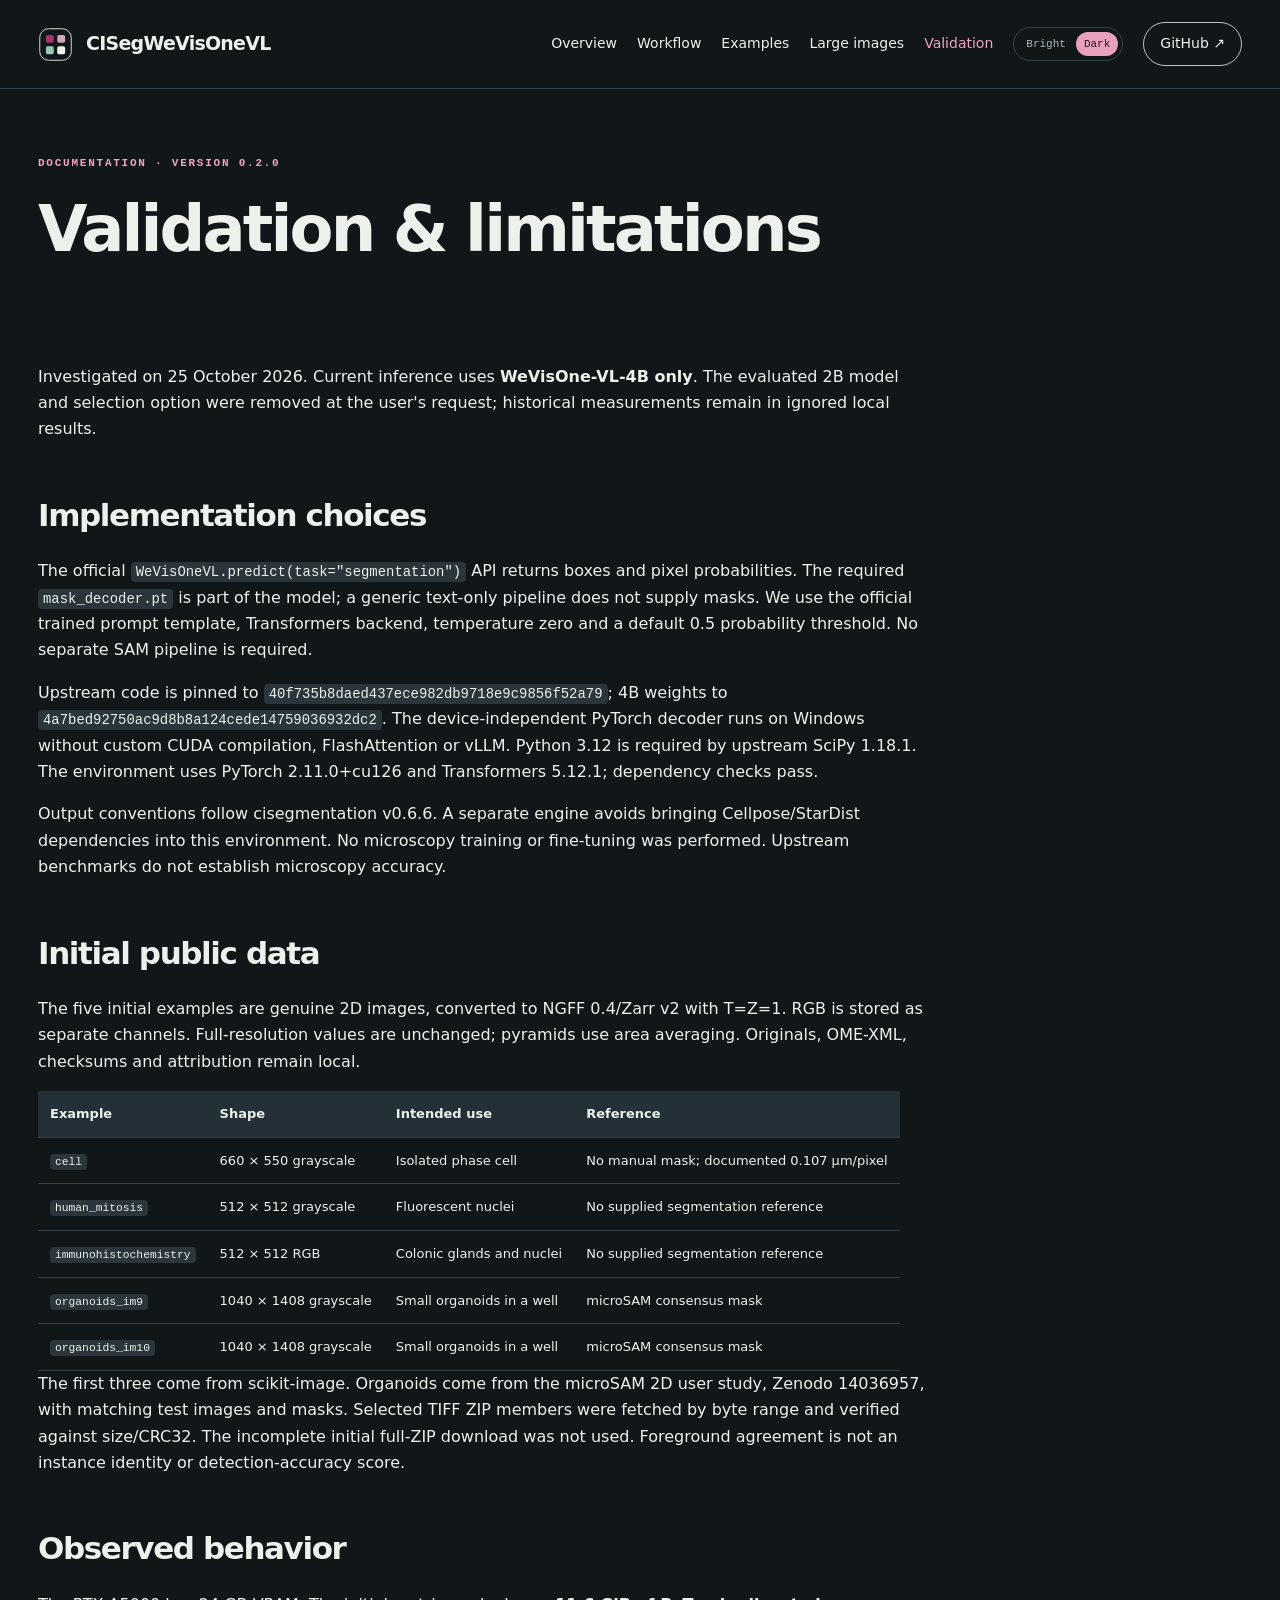
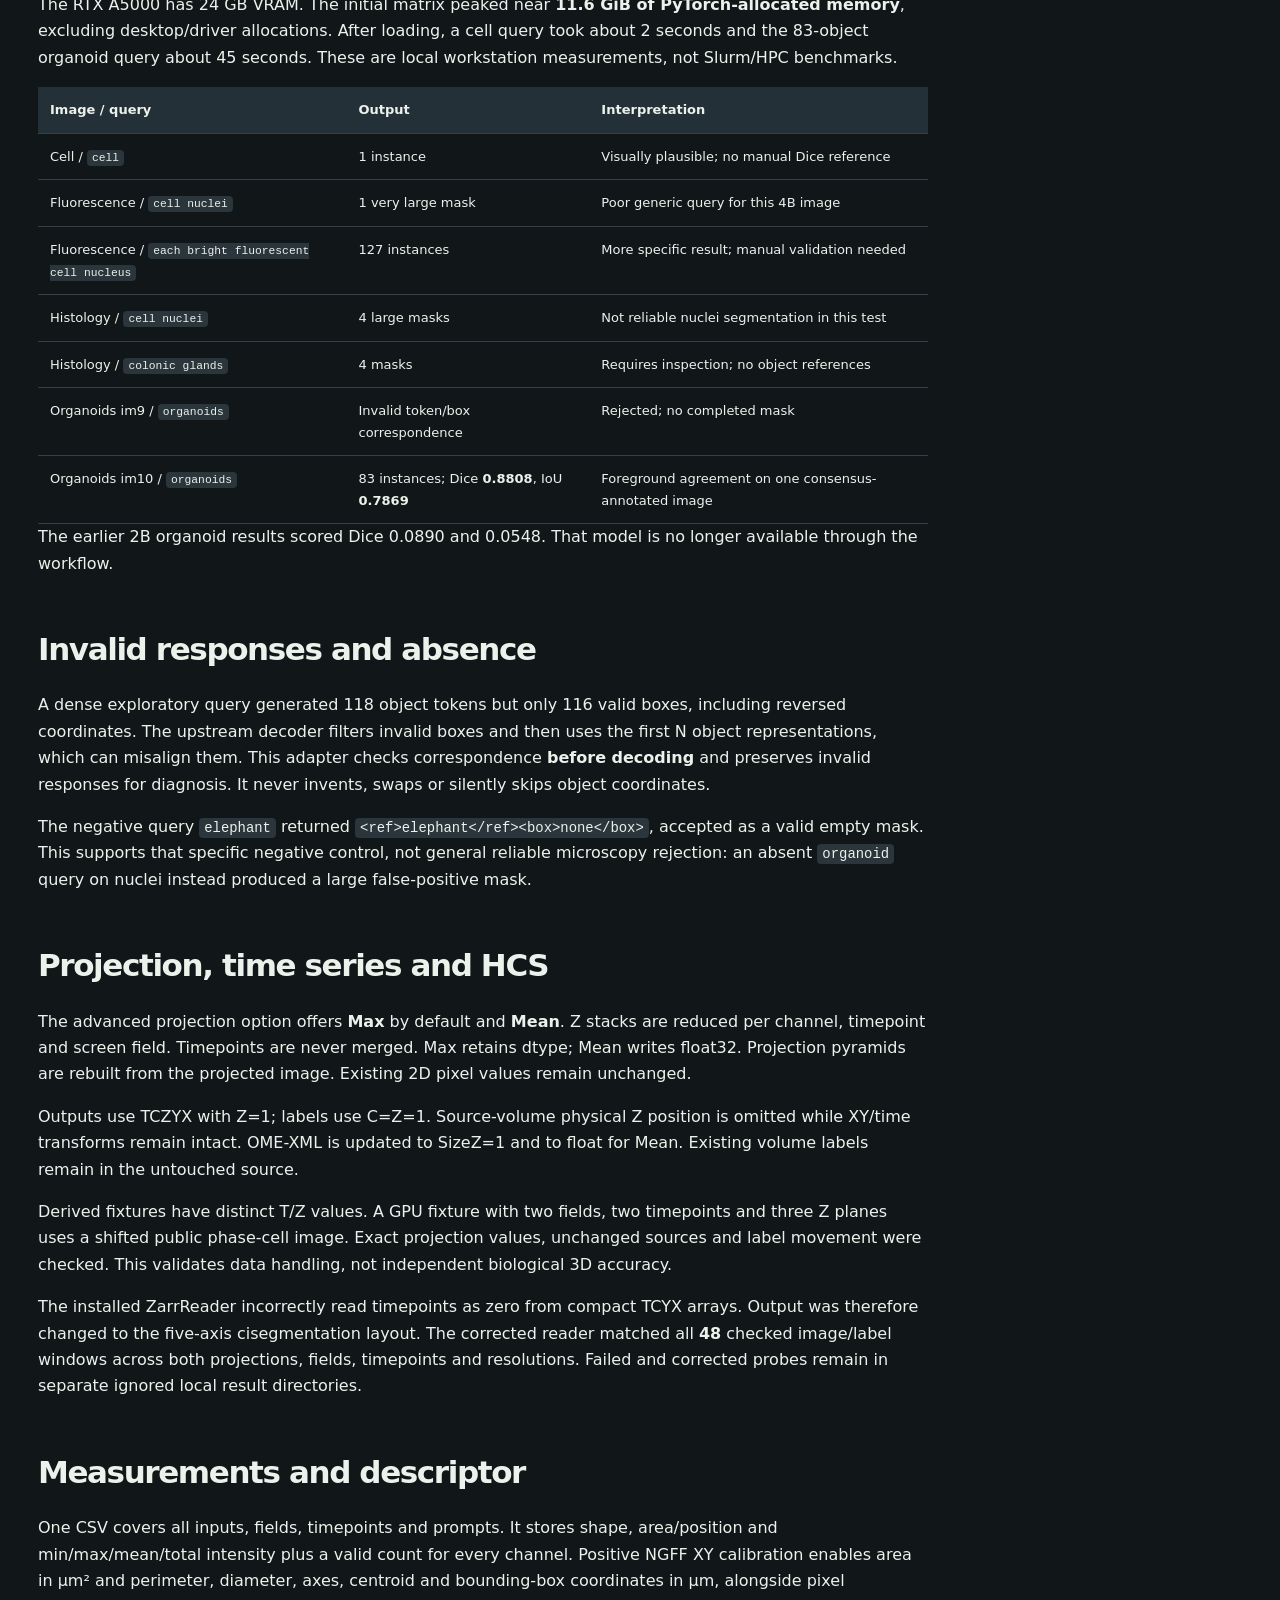
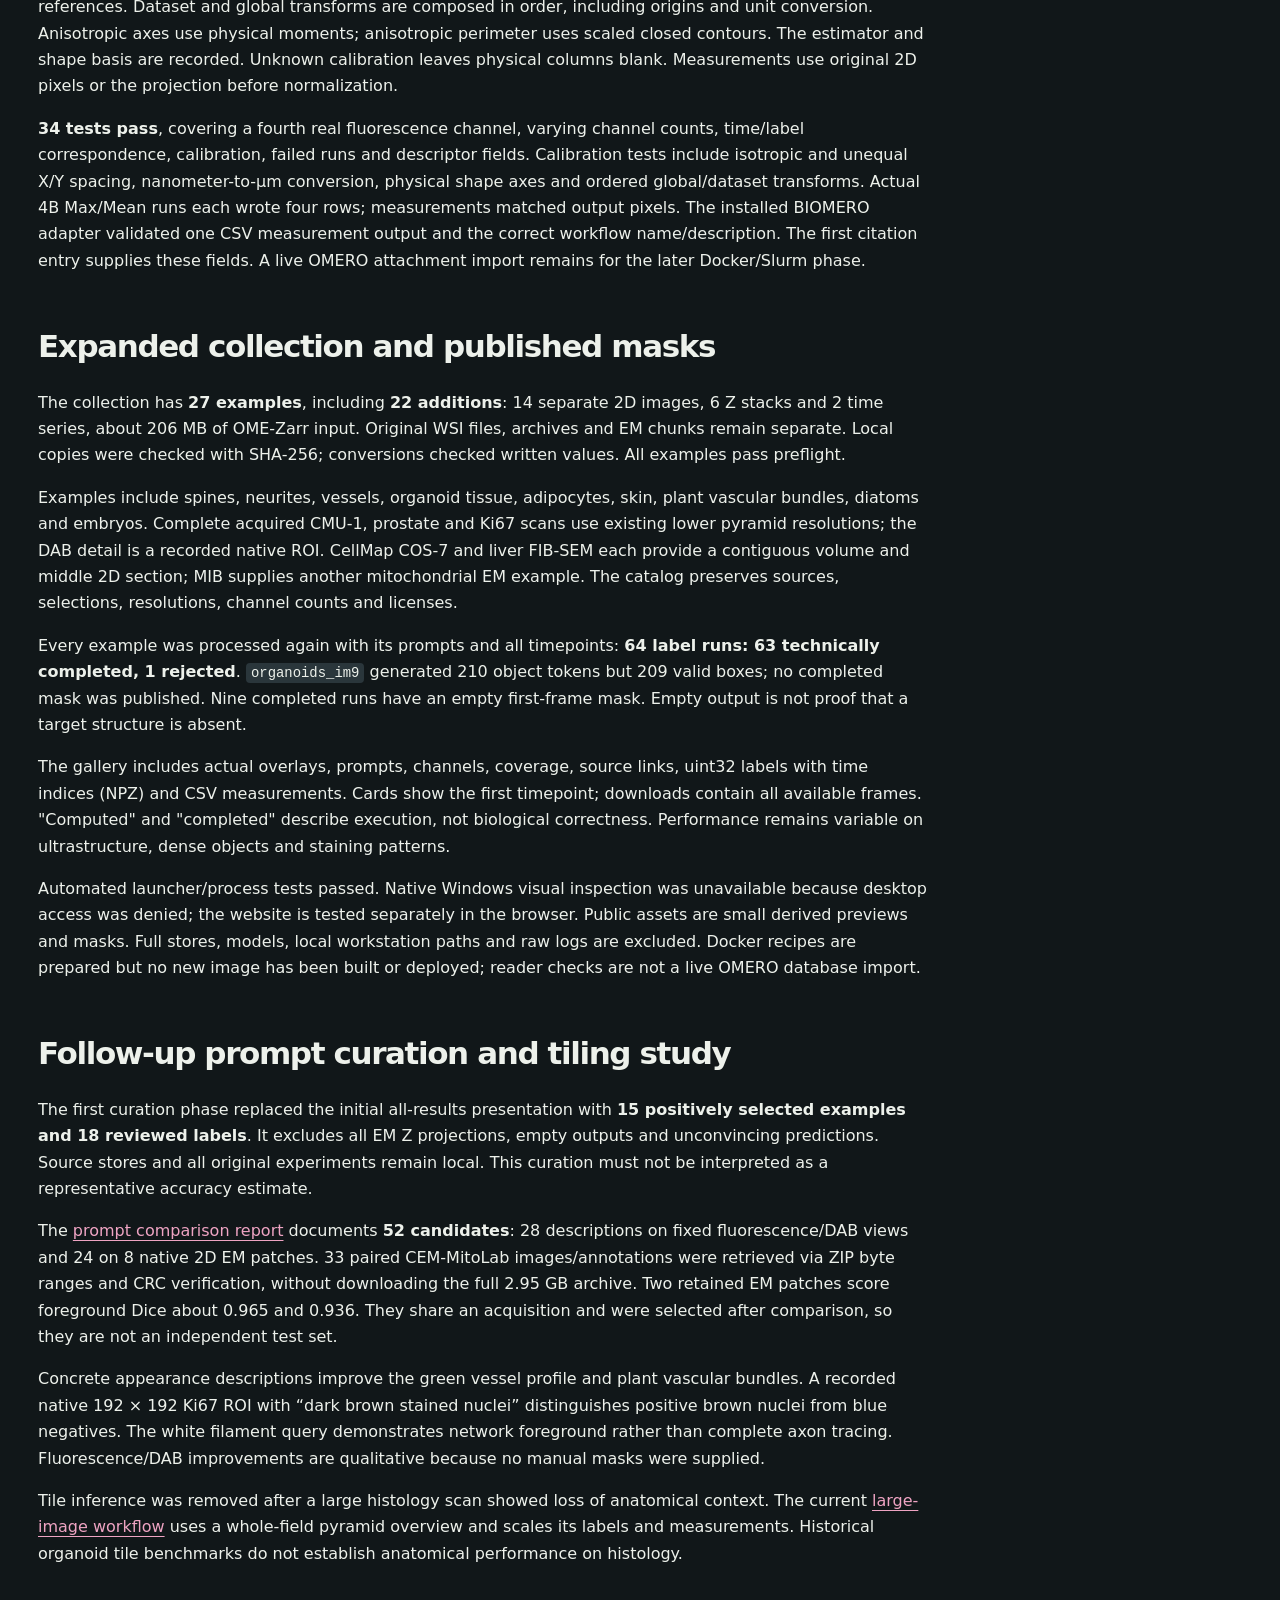
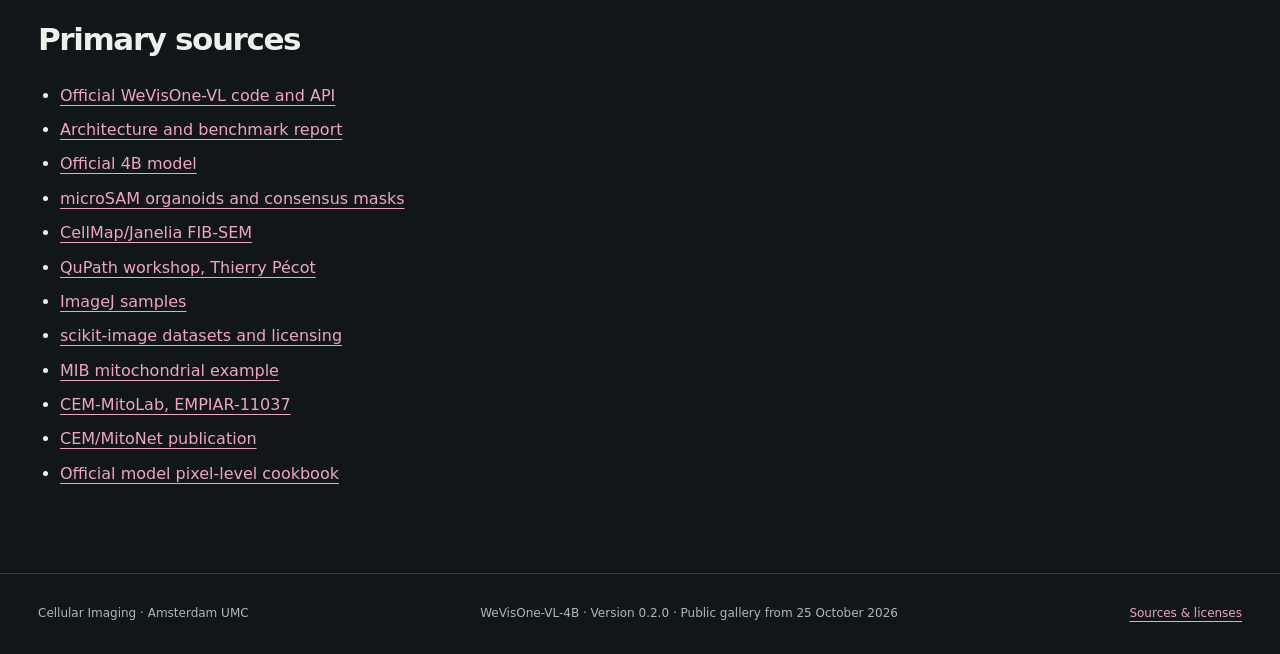
<file: docs/research.html>
<!doctype html><html lang="en" data-theme="dark"><head><meta charset="utf-8"><meta name="viewport" content="width=device-width,initial-scale=1"><meta name="description" content="CISegWeVisOneVL: text-prompted biological segmentation for OME-Zarr, automatic 3D projection and actual public example results."><title>Validation &amp; limitations · CISegWeVisOneVL</title><script src="assets/theme.js"></script><link rel="stylesheet" href="assets/style.css"><link rel="stylesheet" href="assets/themes.css"><script src="assets/site.js" defer></script></head><body><a class="skip" href="#main">Skip to content</a><header class="topbar"><div class="shell nav"><a class="brand" href="index.html"><svg viewBox="0 0 40 40" fill="none" aria-hidden="true"><rect x="2" y="2" width="36" height="36" rx="10" stroke="currentColor"/><rect x="9" y="9" width="9" height="9" rx="2" fill="#a83469"/><rect x="22" y="9" width="9" height="9" rx="2" fill="#d1a9b8"/><rect x="9" y="22" width="9" height="9" rx="2" fill="#9bc8b5"/><rect x="22" y="22" width="9" height="9" rx="2" fill="currentColor"/></svg> CISegWeVisOneVL</a><nav class="navlinks" aria-label="Main navigation"><a href="index.html">Overview</a><a href="workflow.html">Workflow</a><a href="examples.html">Examples</a><a href="tiling.html">Large images</a><a href="research.html" aria-current="page">Validation</a><button type="button" class="theme-toggle" data-theme-toggle aria-label="Theme: Dark. Switch to Bright" aria-pressed="true"><span class="theme-bright">Bright</span><span class="theme-dark">Dark</span></button><a class="repo" href="https://github.com/Cellular-Imaging-Amsterdam-UMC/ciseg-wevisonevl">GitHub ↗</a></nav></div></header><main class="shell" id="main"><header class="page-head"><div class="eyebrow">Documentation · version 0.2.0</div><h1>Validation &amp; limitations</h1></header><article class="prose"><p>Investigated on 25 October 2026. Current inference uses <strong>WeVisOne-VL-4B only</strong>.
The evaluated 2B model and selection option were removed at the user's request;
historical measurements remain in ignored local results.</p>
<h2 id="implementation-choices">Implementation choices</h2>
<p>The official <code>WeVisOneVL.predict(task="segmentation")</code> API returns boxes and
pixel probabilities. The required <code>mask_decoder.pt</code> is part of the model; a
generic text-only pipeline does not supply masks. We use the official trained
prompt template, Transformers backend, temperature zero and a default 0.5
probability threshold. No separate SAM pipeline is required.</p>
<p>Upstream code is pinned to <code>40f735b8daed437ece982db9718e9c9856f52a79</code>; 4B weights
to <code>4a7bed92750ac9d8b8a124cede14759036932dc2</code>. The device-independent PyTorch
decoder runs on Windows without custom CUDA compilation, FlashAttention or vLLM.
Python 3.12 is required by upstream SciPy 1.18.1. The environment uses PyTorch
2.11.0+cu126 and Transformers 5.12.1; dependency checks pass.</p>
<p>Output conventions follow cisegmentation v0.6.6. A separate engine avoids bringing
Cellpose/StarDist dependencies into this environment. No microscopy training or
fine-tuning was performed. Upstream benchmarks do not establish microscopy accuracy.</p>
<h2 id="initial-public-data">Initial public data</h2>
<p>The five initial examples are genuine 2D images, converted to NGFF 0.4/Zarr v2
with T=Z=1. RGB is stored as separate channels. Full-resolution values are unchanged;
pyramids use area averaging. Originals, OME-XML, checksums and attribution remain local.</p>
<table>
<thead>
<tr>
<th>Example</th>
<th>Shape</th>
<th>Intended use</th>
<th>Reference</th>
</tr>
</thead>
<tbody>
<tr>
<td><code>cell</code></td>
<td>660 × 550 grayscale</td>
<td>Isolated phase cell</td>
<td>No manual mask; documented 0.107 µm/pixel</td>
</tr>
<tr>
<td><code>human_mitosis</code></td>
<td>512 × 512 grayscale</td>
<td>Fluorescent nuclei</td>
<td>No supplied segmentation reference</td>
</tr>
<tr>
<td><code>immunohistochemistry</code></td>
<td>512 × 512 RGB</td>
<td>Colonic glands and nuclei</td>
<td>No supplied segmentation reference</td>
</tr>
<tr>
<td><code>organoids_im9</code></td>
<td>1040 × 1408 grayscale</td>
<td>Small organoids in a well</td>
<td>microSAM consensus mask</td>
</tr>
<tr>
<td><code>organoids_im10</code></td>
<td>1040 × 1408 grayscale</td>
<td>Small organoids in a well</td>
<td>microSAM consensus mask</td>
</tr>
</tbody>
</table>
<p>The first three come from scikit-image. Organoids come from the microSAM 2D user
study, Zenodo 14036957, with matching test images and masks. Selected TIFF ZIP
members were fetched by byte range and verified against size/CRC32. The incomplete
initial full-ZIP download was not used. Foreground agreement is not an instance
identity or detection-accuracy score.</p>
<h2 id="observed-behavior">Observed behavior</h2>
<p>The RTX A5000 has 24 GB VRAM. The initial matrix peaked near <strong>11.6 GiB of
PyTorch-allocated memory</strong>, excluding desktop/driver allocations. After loading,
a cell query took about 2 seconds and the 83-object organoid query about 45 seconds.
These are local workstation measurements, not Slurm/HPC benchmarks.</p>
<table>
<thead>
<tr>
<th>Image / query</th>
<th>Output</th>
<th>Interpretation</th>
</tr>
</thead>
<tbody>
<tr>
<td>Cell / <code>cell</code></td>
<td>1 instance</td>
<td>Visually plausible; no manual Dice reference</td>
</tr>
<tr>
<td>Fluorescence / <code>cell nuclei</code></td>
<td>1 very large mask</td>
<td>Poor generic query for this 4B image</td>
</tr>
<tr>
<td>Fluorescence / <code>each bright fluorescent cell nucleus</code></td>
<td>127 instances</td>
<td>More specific result; manual validation needed</td>
</tr>
<tr>
<td>Histology / <code>cell nuclei</code></td>
<td>4 large masks</td>
<td>Not reliable nuclei segmentation in this test</td>
</tr>
<tr>
<td>Histology / <code>colonic glands</code></td>
<td>4 masks</td>
<td>Requires inspection; no object references</td>
</tr>
<tr>
<td>Organoids im9 / <code>organoids</code></td>
<td>Invalid token/box correspondence</td>
<td>Rejected; no completed mask</td>
</tr>
<tr>
<td>Organoids im10 / <code>organoids</code></td>
<td>83 instances; Dice <strong>0.8808</strong>, IoU <strong>0.7869</strong></td>
<td>Foreground agreement on one consensus-annotated image</td>
</tr>
</tbody>
</table>
<p>The earlier 2B organoid results scored Dice 0.0890 and 0.0548. That model is no
longer available through the workflow.</p>
<h2 id="invalid-responses-and-absence">Invalid responses and absence</h2>
<p>A dense exploratory query generated 118 object tokens but only 116 valid boxes,
including reversed coordinates. The upstream decoder filters invalid boxes and
then uses the first N object representations, which can misalign them. This
adapter checks correspondence <strong>before decoding</strong> and preserves invalid responses
for diagnosis. It never invents, swaps or silently skips object coordinates.</p>
<p>The negative query <code>elephant</code> returned
<code>&lt;ref&gt;elephant&lt;/ref&gt;&lt;box&gt;none&lt;/box&gt;</code>, accepted as a valid empty mask. This supports
that specific negative control, not general reliable microscopy rejection:
an absent <code>organoid</code> query on nuclei instead produced a large false-positive mask.</p>
<h2 id="projection-time-series-and-hcs">Projection, time series and HCS</h2>
<p>The advanced projection option offers <strong>Max</strong> by default and <strong>Mean</strong>. Z stacks
are reduced per channel, timepoint and screen field. Timepoints are never merged.
Max retains dtype; Mean writes float32. Projection pyramids are rebuilt from the
projected image. Existing 2D pixel values remain unchanged.</p>
<p>Outputs use TCZYX with Z=1; labels use C=Z=1. Source-volume physical Z position is
omitted while XY/time transforms remain intact. OME-XML is updated to SizeZ=1 and
to float for Mean. Existing volume labels remain in the untouched source.</p>
<p>Derived fixtures have distinct T/Z values. A GPU fixture with two fields, two
timepoints and three Z planes uses a shifted public phase-cell image. Exact
projection values, unchanged sources and label movement were checked. This
validates data handling, not independent biological 3D accuracy.</p>
<p>The installed ZarrReader incorrectly read timepoints as zero from compact TCYX
arrays. Output was therefore changed to the five-axis cisegmentation layout.
The corrected reader matched all <strong>48</strong> checked image/label windows across both
projections, fields, timepoints and resolutions. Failed and corrected probes
remain in separate ignored local result directories.</p>
<h2 id="measurements-and-descriptor">Measurements and descriptor</h2>
<p>One CSV covers all inputs, fields, timepoints and prompts. It stores shape,
area/position and min/max/mean/total intensity plus a valid count for every
channel. Positive NGFF XY calibration enables area in µm² and perimeter,
diameter, axes, centroid and bounding-box coordinates in µm, alongside pixel
references. Dataset and global transforms are composed in order, including
origins and unit conversion. Anisotropic axes use physical moments; anisotropic
perimeter uses scaled closed contours. The estimator and shape basis are
recorded. Unknown calibration leaves physical columns blank.
Measurements use original 2D pixels or the projection before normalization.</p>
<p><strong>34 tests pass</strong>, covering a fourth real fluorescence channel, varying channel
counts, time/label correspondence, calibration, failed runs and descriptor fields.
Calibration tests include isotropic and unequal X/Y spacing, nanometer-to-µm
conversion, physical shape axes and ordered global/dataset transforms.
Actual 4B Max/Mean runs each wrote four rows; measurements matched output pixels.
The installed BIOMERO adapter validated one CSV measurement output and the correct
workflow name/description. The first citation entry supplies these fields.
A live OMERO attachment import remains for the later Docker/Slurm phase.</p>
<h2 id="expanded-collection-and-published-masks">Expanded collection and published masks</h2>
<p>The collection has <strong>27 examples</strong>, including <strong>22 additions</strong>: 14 separate 2D
images, 6 Z stacks and 2 time series, about 206 MB of OME-Zarr input. Original WSI
files, archives and EM chunks remain separate. Local copies were checked with
SHA-256; conversions checked written values. All examples pass preflight.</p>
<p>Examples include spines, neurites, vessels, organoid tissue, adipocytes, skin,
plant vascular bundles, diatoms and embryos. Complete acquired CMU-1, prostate
and Ki67 scans use existing lower pyramid resolutions; the DAB detail is a
recorded native ROI. CellMap COS-7 and liver FIB-SEM each provide a contiguous
volume and middle 2D section; MIB supplies another mitochondrial EM example.
The catalog preserves sources, selections, resolutions, channel counts and licenses.</p>
<p>Every example was processed again with its prompts and all timepoints:
<strong>64 label runs: 63 technically completed, 1 rejected</strong>. <code>organoids_im9</code> generated
210 object tokens but 209 valid boxes; no completed mask was published. Nine
completed runs have an empty first-frame mask. Empty output is not proof that
a target structure is absent.</p>
<p>The gallery includes actual overlays, prompts, channels, coverage, source links,
uint32 labels with time indices (NPZ) and CSV measurements. Cards show the first
timepoint; downloads contain all available frames. "Computed" and "completed"
describe execution, not biological correctness. Performance remains variable
on ultrastructure, dense objects and staining patterns.</p>
<p>Automated launcher/process tests passed. Native Windows visual inspection was
unavailable because desktop access was denied; the website is tested separately
in the browser. Public assets are small derived previews and masks. Full stores,
models, local workstation paths and raw logs are excluded. Docker recipes are
prepared but no new image has been built or deployed; reader checks are not a
live OMERO database import.</p>
<h2 id="follow-up-prompt-curation-and-tiling-study">Follow-up prompt curation and tiling study</h2>
<p>The first curation phase replaced the initial all-results presentation with
<strong>15 positively selected examples and 18 reviewed labels</strong>. It excludes all
EM Z projections, empty outputs and unconvincing predictions. Source stores and
all original experiments remain local. This curation must not be interpreted as
a representative accuracy estimate.</p>
<p>The <a href="prompt-study.html">prompt comparison report</a> documents <strong>52 candidates</strong>:
28 descriptions on fixed fluorescence/DAB views and 24 on 8 native 2D EM patches.
33 paired CEM-MitoLab images/annotations were retrieved via ZIP byte ranges and
CRC verification, without downloading the full 2.95 GB archive. Two retained
EM patches score foreground Dice about 0.965 and 0.936. They share an acquisition
and were selected after comparison, so they are not an independent test set.</p>
<p>Concrete appearance descriptions improve the green vessel profile and plant
vascular bundles. A recorded native 192 × 192 Ki67 ROI with “dark brown stained
nuclei” distinguishes positive brown nuclei from blue negatives. The white
filament query demonstrates network foreground rather than complete axon tracing.
Fluorescence/DAB improvements are qualitative because no manual masks were supplied.</p>
<p>Tile inference was removed after a large histology scan showed loss of anatomical context. The current <a href="tiling.html">large-image workflow</a> uses a whole-field pyramid overview and scales its labels and measurements. Historical organoid tile benchmarks do not establish anatomical performance on histology.</p>
<h2 id="primary-sources">Primary sources</h2>
<ul>
<li><a href="https://github.com/Tencent/WeVisOne-VL">Official WeVisOne-VL code and API</a></li>
<li><a href="https://tencent.github.io/WeVisOne-VL/">Architecture and benchmark report</a></li>
<li><a href="https://huggingface.co/tencent/WeVisOne-VL-4B">Official 4B model</a></li>
<li><a href="https://zenodo.org/records/14036957">microSAM organoids and consensus masks</a></li>
<li><a href="https://cellmapchallenge.janelia.org/">CellMap/Janelia FIB-SEM</a></li>
<li><a href="https://zenodo.org/records/18302140">QuPath workshop, Thierry Pécot</a></li>
<li><a href="https://imagej.net/ij/images/">ImageJ samples</a></li>
<li><a href="https://scikit-image.org/docs/stable/api/skimage.data.html">scikit-image datasets and licensing</a></li>
<li><a href="https://mib.helsinki.fi/help/main2/user-interface/menu/tools/tools-watershed.html">MIB mitochondrial example</a></li>
<li><a href="https://www.ebi.ac.uk/empiar/EMPIAR-11037/">CEM-MitoLab, EMPIAR-11037</a></li>
<li><a href="https://doi.org/10.1016/j.cels.2022.12.006">CEM/MitoNet publication</a></li>
<li><a href="https://github.com/Tencent/WeVisOne-VL/blob/main/tutorials/03_segmentation_matting_pipeline.ipynb">Official model pixel-level cookbook</a></li>
</ul></article></main><footer class="footer"><div class="shell footer-row"><span>Cellular Imaging · Amsterdam UMC</span><span>WeVisOne-VL-4B · Version 0.2.0 · Public gallery from 25 October 2026</span><a href="https://github.com/Cellular-Imaging-Amsterdam-UMC/ciseg-wevisonevl/blob/main/NOTICE.md">Sources & licenses</a></div></footer></body></html>
</file>
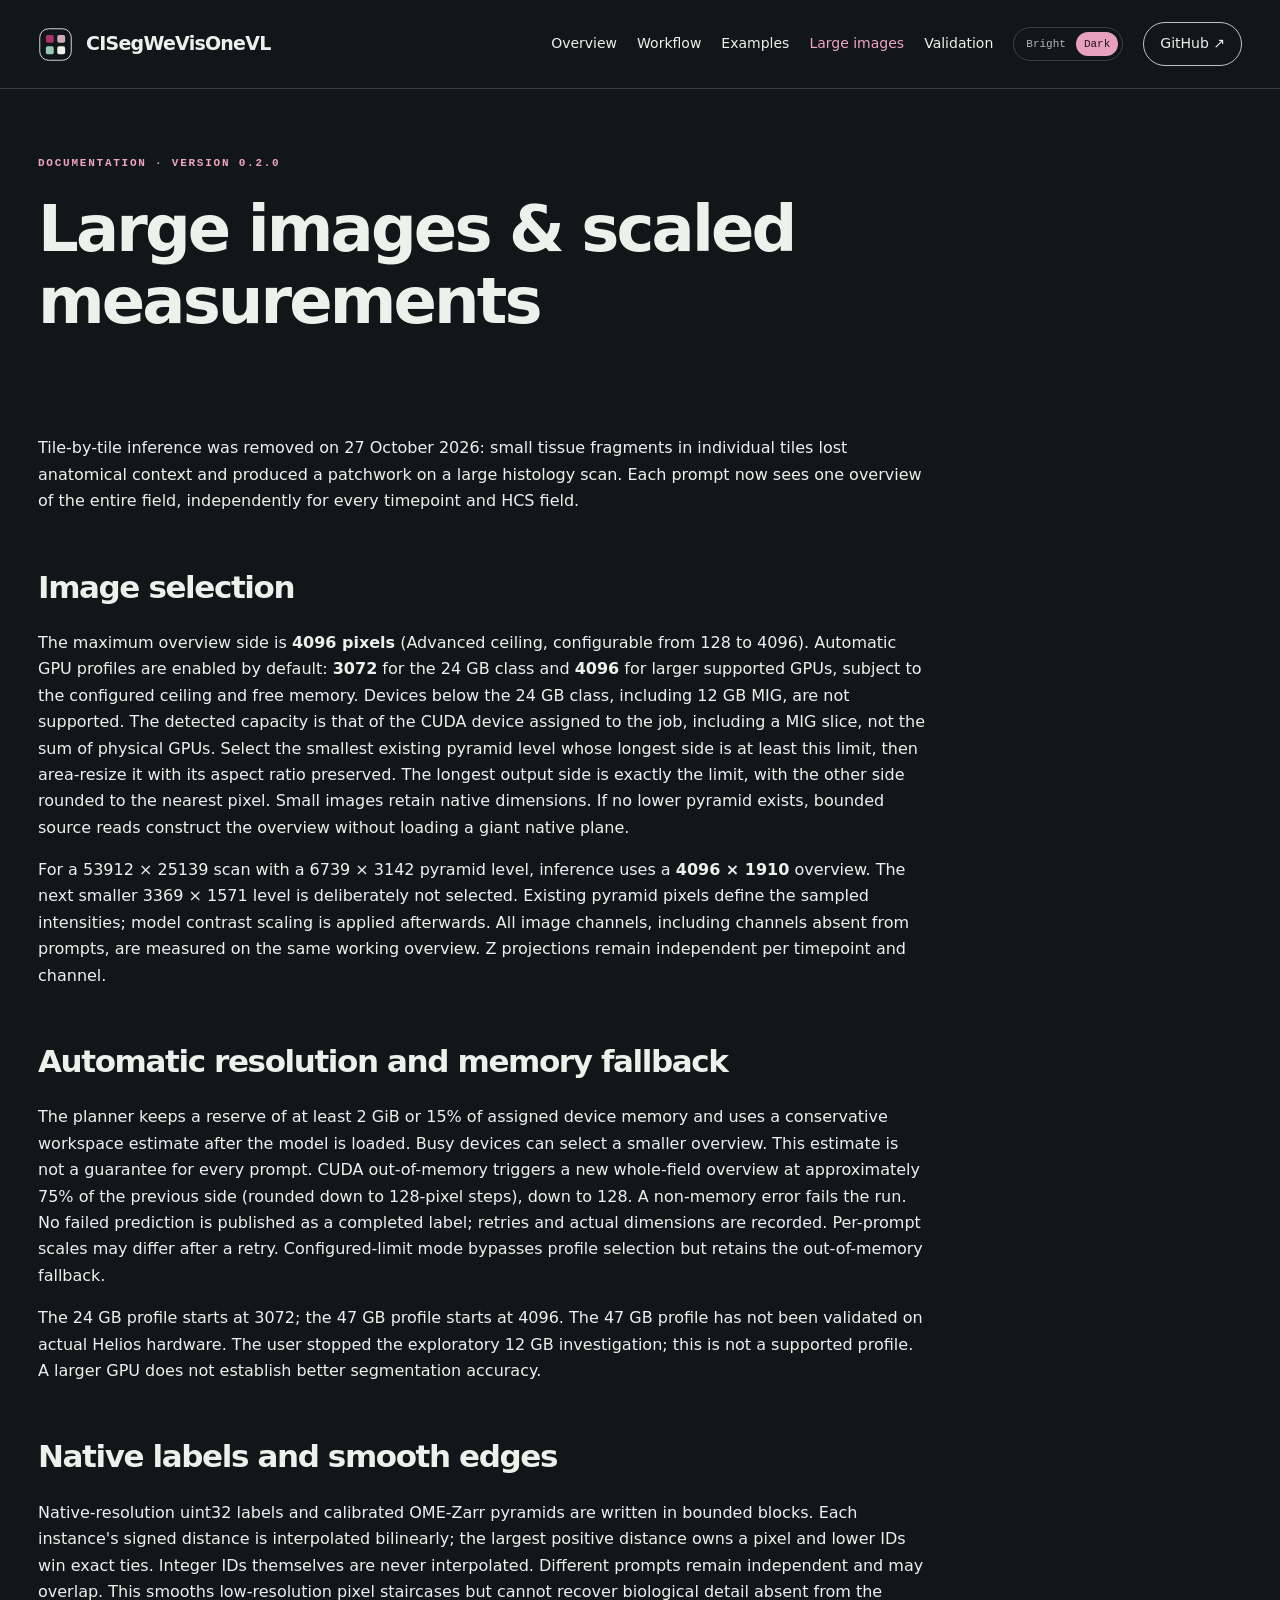
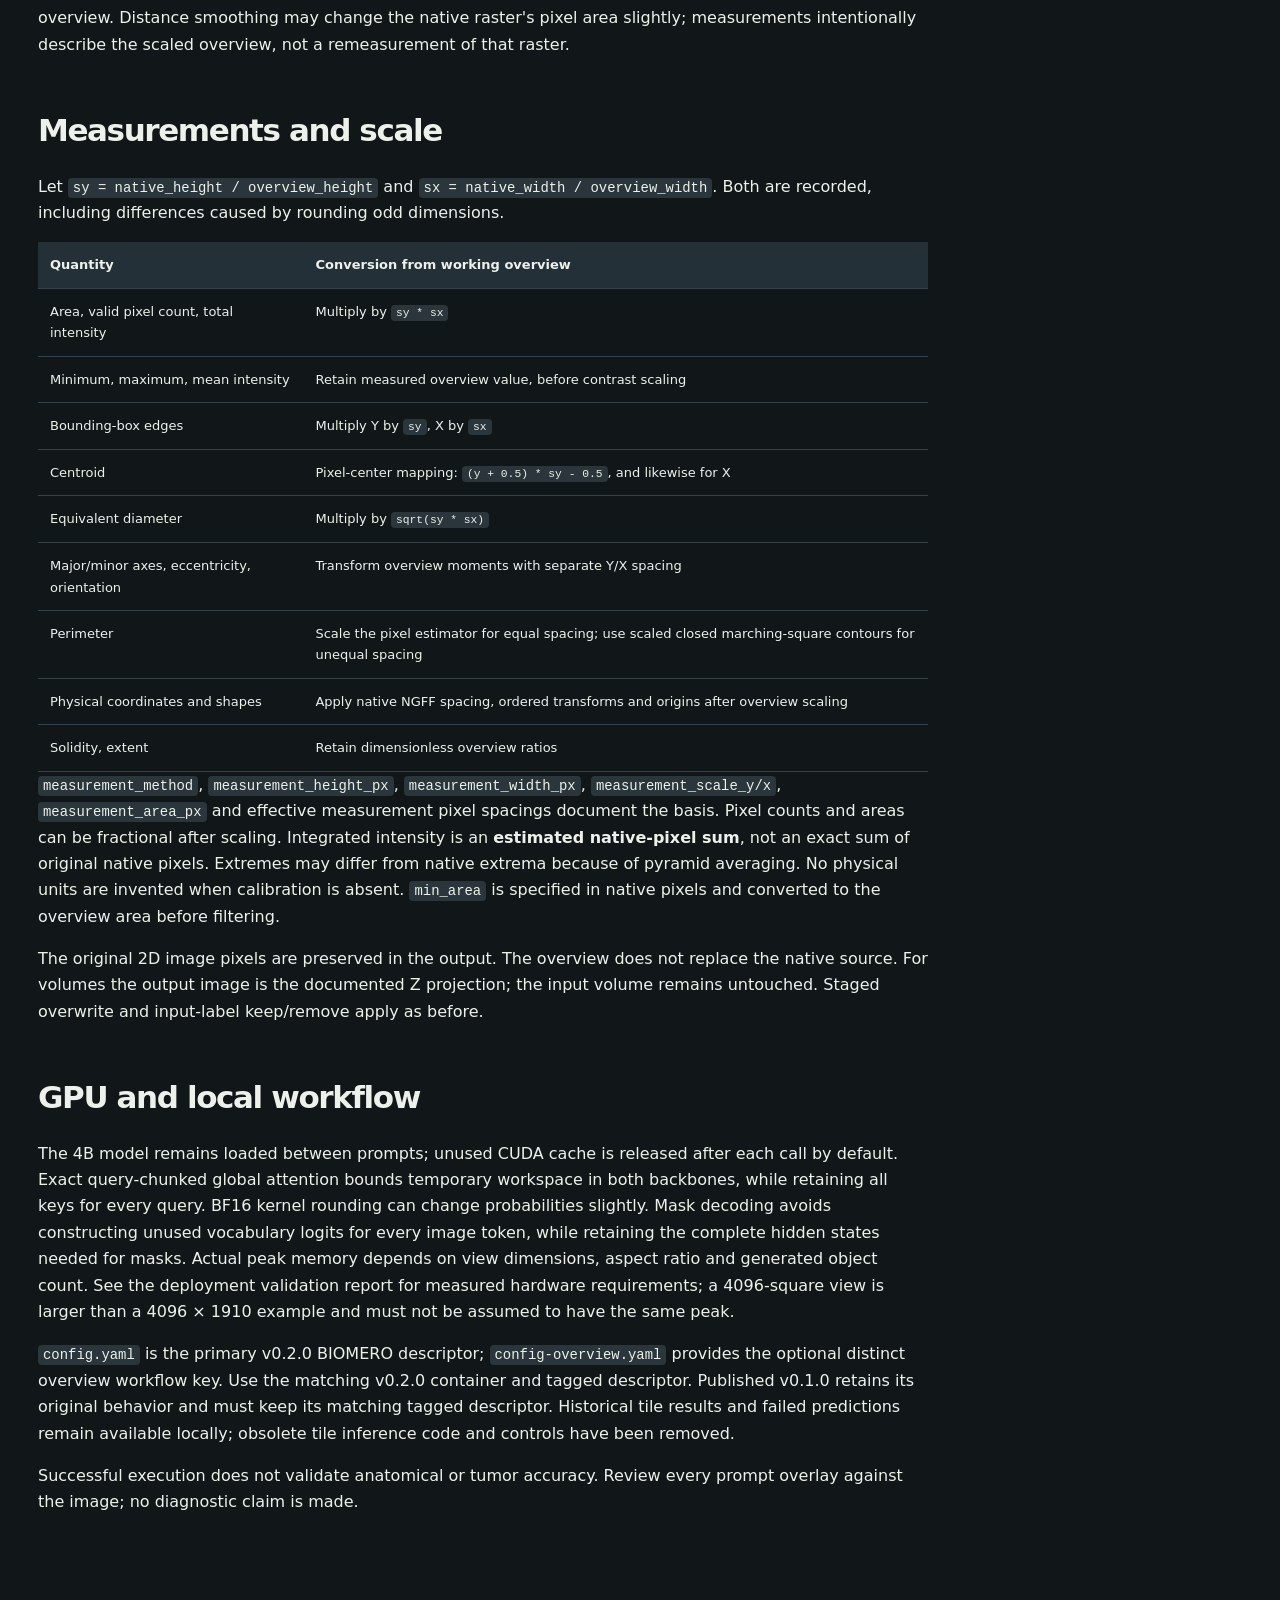
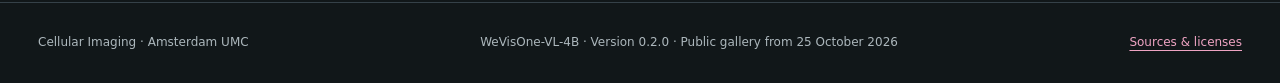
<file: docs/tiling.html>
<!doctype html><html lang="en" data-theme="dark"><head><meta charset="utf-8"><meta name="viewport" content="width=device-width,initial-scale=1"><meta name="description" content="CISegWeVisOneVL: text-prompted biological segmentation for OME-Zarr, automatic 3D projection and actual public example results."><title>Large images &amp; scaled measurements · CISegWeVisOneVL</title><script src="assets/theme.js"></script><link rel="stylesheet" href="assets/style.css"><link rel="stylesheet" href="assets/themes.css"><script src="assets/site.js" defer></script></head><body><a class="skip" href="#main">Skip to content</a><header class="topbar"><div class="shell nav"><a class="brand" href="index.html"><svg viewBox="0 0 40 40" fill="none" aria-hidden="true"><rect x="2" y="2" width="36" height="36" rx="10" stroke="currentColor"/><rect x="9" y="9" width="9" height="9" rx="2" fill="#a83469"/><rect x="22" y="9" width="9" height="9" rx="2" fill="#d1a9b8"/><rect x="9" y="22" width="9" height="9" rx="2" fill="#9bc8b5"/><rect x="22" y="22" width="9" height="9" rx="2" fill="currentColor"/></svg> CISegWeVisOneVL</a><nav class="navlinks" aria-label="Main navigation"><a href="index.html">Overview</a><a href="workflow.html">Workflow</a><a href="examples.html">Examples</a><a href="tiling.html" aria-current="page">Large images</a><a href="research.html">Validation</a><button type="button" class="theme-toggle" data-theme-toggle aria-label="Theme: Dark. Switch to Bright" aria-pressed="true"><span class="theme-bright">Bright</span><span class="theme-dark">Dark</span></button><a class="repo" href="https://github.com/Cellular-Imaging-Amsterdam-UMC/ciseg-wevisonevl">GitHub ↗</a></nav></div></header><main class="shell" id="main"><header class="page-head"><div class="eyebrow">Documentation · version 0.2.0</div><h1>Large images &amp; scaled measurements</h1></header><article class="prose"><p>Tile-by-tile inference was removed on 27 October 2026: small tissue fragments in individual tiles lost anatomical context and produced a patchwork on a large histology scan. Each prompt now sees one overview of the entire field, independently for every timepoint and HCS field.</p>
<h2 id="image-selection">Image selection</h2>
<p>The maximum overview side is <strong>4096 pixels</strong> (Advanced ceiling, configurable from 128 to 4096). Automatic GPU profiles are enabled by default: <strong>3072</strong> for the 24 GB class and <strong>4096</strong> for larger supported GPUs, subject to the configured ceiling and free memory. Devices below the 24 GB class, including 12 GB MIG, are not supported. The detected capacity is that of the CUDA device assigned to the job, including a MIG slice, not the sum of physical GPUs. Select the smallest existing pyramid level whose longest side is at least this limit, then area-resize it with its aspect ratio preserved. The longest output side is exactly the limit, with the other side rounded to the nearest pixel. Small images retain native dimensions. If no lower pyramid exists, bounded source reads construct the overview without loading a giant native plane.</p>
<p>For a 53912 × 25139 scan with a 6739 × 3142 pyramid level, inference uses a <strong>4096 × 1910</strong> overview. The next smaller 3369 × 1571 level is deliberately not selected. Existing pyramid pixels define the sampled intensities; model contrast scaling is applied afterwards. All image channels, including channels absent from prompts, are measured on the same working overview. Z projections remain independent per timepoint and channel.</p>
<h2 id="automatic-resolution-and-memory-fallback">Automatic resolution and memory fallback</h2>
<p>The planner keeps a reserve of at least 2 GiB or 15% of assigned device memory and uses a conservative workspace estimate after the model is loaded. Busy devices can select a smaller overview. This estimate is not a guarantee for every prompt. CUDA out-of-memory triggers a new whole-field overview at approximately 75% of the previous side (rounded down to 128-pixel steps), down to 128. A non-memory error fails the run. No failed prediction is published as a completed label; retries and actual dimensions are recorded. Per-prompt scales may differ after a retry. Configured-limit mode bypasses profile selection but retains the out-of-memory fallback.</p>
<p>The 24 GB profile starts at 3072; the 47 GB profile starts at 4096. The 47 GB profile has not been validated on actual Helios hardware. The user stopped the exploratory 12 GB investigation; this is not a supported profile. A larger GPU does not establish better segmentation accuracy.</p>
<h2 id="native-labels-and-smooth-edges">Native labels and smooth edges</h2>
<p>Native-resolution uint32 labels and calibrated OME-Zarr pyramids are written in bounded blocks. Each instance's signed distance is interpolated bilinearly; the largest positive distance owns a pixel and lower IDs win exact ties. Integer IDs themselves are never interpolated. Different prompts remain independent and may overlap. This smooths low-resolution pixel staircases but cannot recover biological detail absent from the overview. Distance smoothing may change the native raster's pixel area slightly; measurements intentionally describe the scaled overview, not a remeasurement of that raster.</p>
<h2 id="measurements-and-scale">Measurements and scale</h2>
<p>Let <code>sy = native_height / overview_height</code> and <code>sx = native_width / overview_width</code>. Both are recorded, including differences caused by rounding odd dimensions.</p>
<table>
<thead>
<tr>
<th>Quantity</th>
<th>Conversion from working overview</th>
</tr>
</thead>
<tbody>
<tr>
<td>Area, valid pixel count, total intensity</td>
<td>Multiply by <code>sy * sx</code></td>
</tr>
<tr>
<td>Minimum, maximum, mean intensity</td>
<td>Retain measured overview value, before contrast scaling</td>
</tr>
<tr>
<td>Bounding-box edges</td>
<td>Multiply Y by <code>sy</code>, X by <code>sx</code></td>
</tr>
<tr>
<td>Centroid</td>
<td>Pixel-center mapping: <code>(y + 0.5) * sy - 0.5</code>, and likewise for X</td>
</tr>
<tr>
<td>Equivalent diameter</td>
<td>Multiply by <code>sqrt(sy * sx)</code></td>
</tr>
<tr>
<td>Major/minor axes, eccentricity, orientation</td>
<td>Transform overview moments with separate Y/X spacing</td>
</tr>
<tr>
<td>Perimeter</td>
<td>Scale the pixel estimator for equal spacing; use scaled closed marching-square contours for unequal spacing</td>
</tr>
<tr>
<td>Physical coordinates and shapes</td>
<td>Apply native NGFF spacing, ordered transforms and origins after overview scaling</td>
</tr>
<tr>
<td>Solidity, extent</td>
<td>Retain dimensionless overview ratios</td>
</tr>
</tbody>
</table>
<p><code>measurement_method</code>, <code>measurement_height_px</code>, <code>measurement_width_px</code>, <code>measurement_scale_y/x</code>, <code>measurement_area_px</code> and effective measurement pixel spacings document the basis. Pixel counts and areas can be fractional after scaling. Integrated intensity is an <strong>estimated native-pixel sum</strong>, not an exact sum of original native pixels. Extremes may differ from native extrema because of pyramid averaging. No physical units are invented when calibration is absent. <code>min_area</code> is specified in native pixels and converted to the overview area before filtering.</p>
<p>The original 2D image pixels are preserved in the output. The overview does not replace the native source. For volumes the output image is the documented Z projection; the input volume remains untouched. Staged overwrite and input-label keep/remove apply as before.</p>
<h2 id="gpu-and-local-workflow">GPU and local workflow</h2>
<p>The 4B model remains loaded between prompts; unused CUDA cache is released after each call by default. Exact query-chunked global attention bounds temporary workspace in both backbones, while retaining all keys for every query. BF16 kernel rounding can change probabilities slightly. Mask decoding avoids constructing unused vocabulary logits for every image token, while retaining the complete hidden states needed for masks. Actual peak memory depends on view dimensions, aspect ratio and generated object count. See the deployment validation report for measured hardware requirements; a 4096-square view is larger than a 4096 × 1910 example and must not be assumed to have the same peak.</p>
<p><code>config.yaml</code> is the primary v0.2.0 BIOMERO descriptor; <code>config-overview.yaml</code> provides the optional distinct overview workflow key. Use the matching v0.2.0 container and tagged descriptor. Published v0.1.0 retains its original behavior and must keep its matching tagged descriptor. Historical tile results and failed predictions remain available locally; obsolete tile inference code and controls have been removed.</p>
<p>Successful execution does not validate anatomical or tumor accuracy. Review every prompt overlay against the image; no diagnostic claim is made.</p></article></main><footer class="footer"><div class="shell footer-row"><span>Cellular Imaging · Amsterdam UMC</span><span>WeVisOne-VL-4B · Version 0.2.0 · Public gallery from 25 October 2026</span><a href="https://github.com/Cellular-Imaging-Amsterdam-UMC/ciseg-wevisonevl/blob/main/NOTICE.md">Sources & licenses</a></div></footer></body></html>
</file>
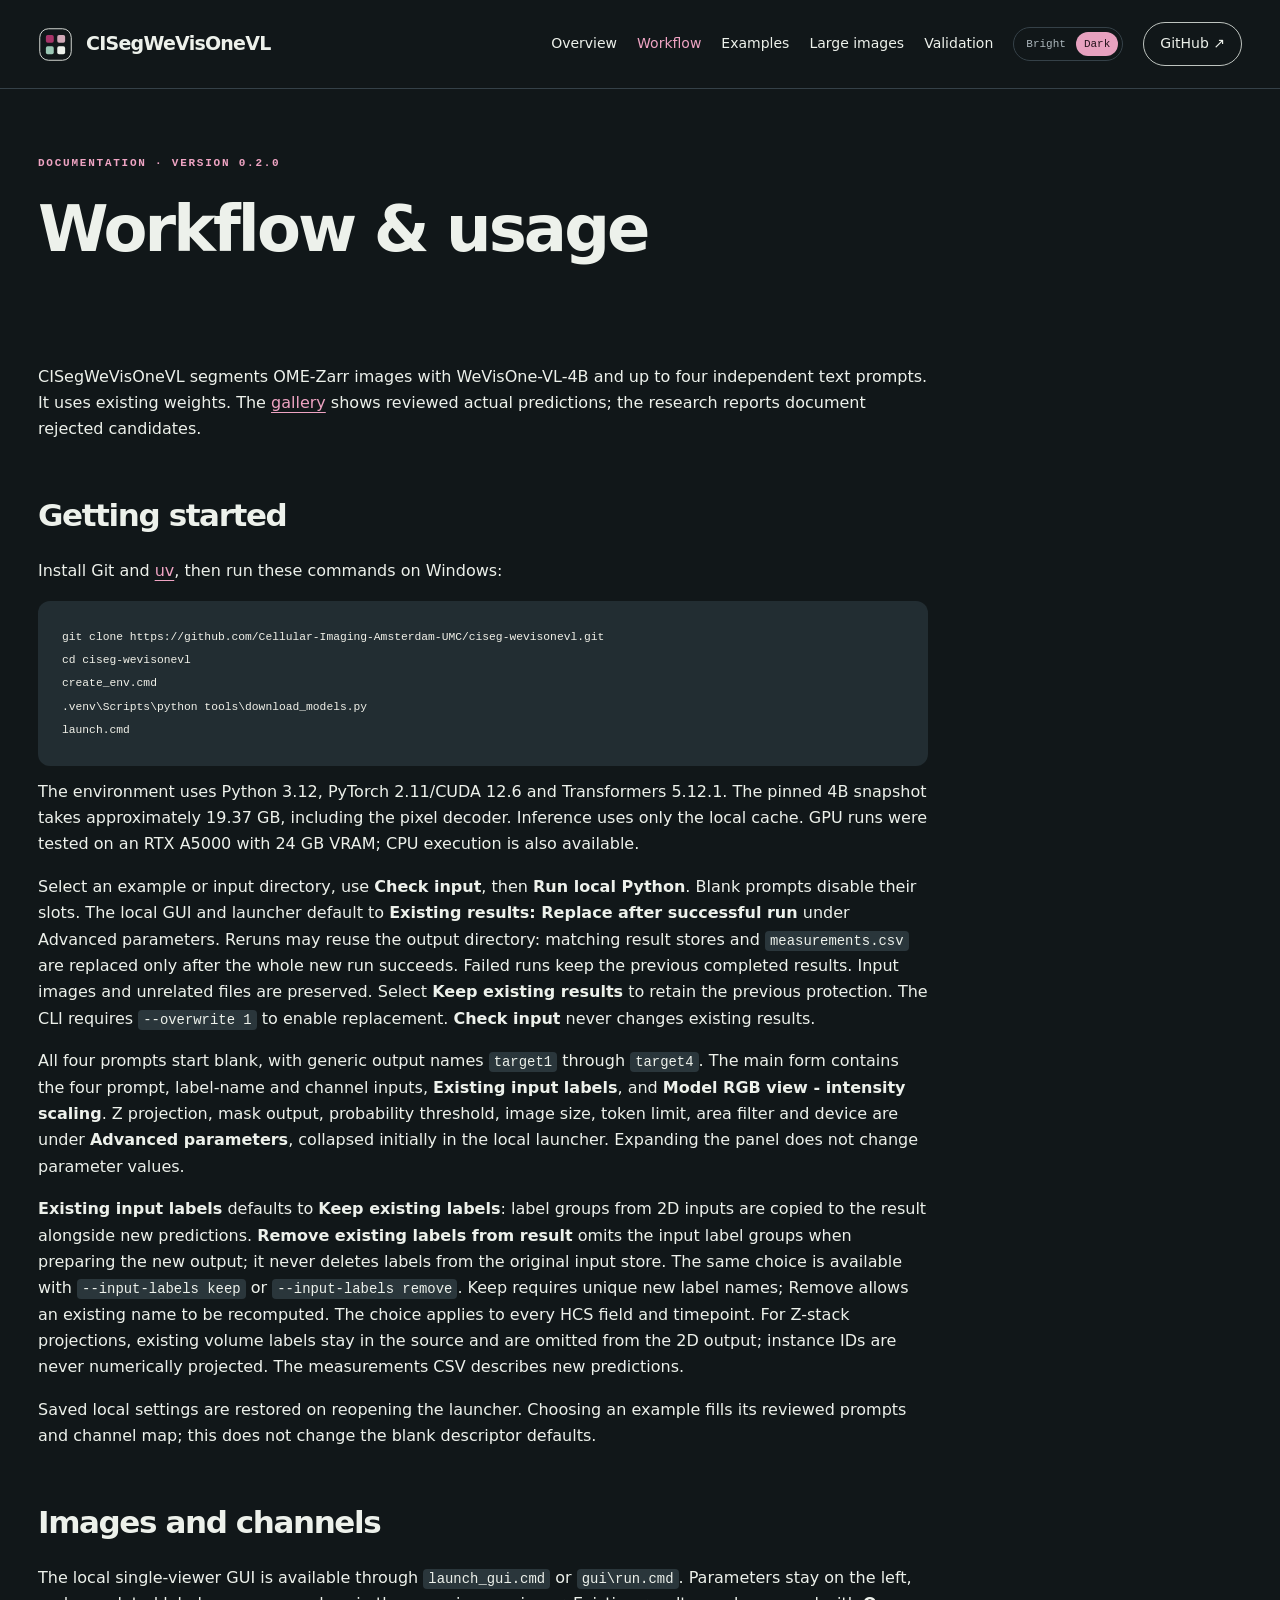
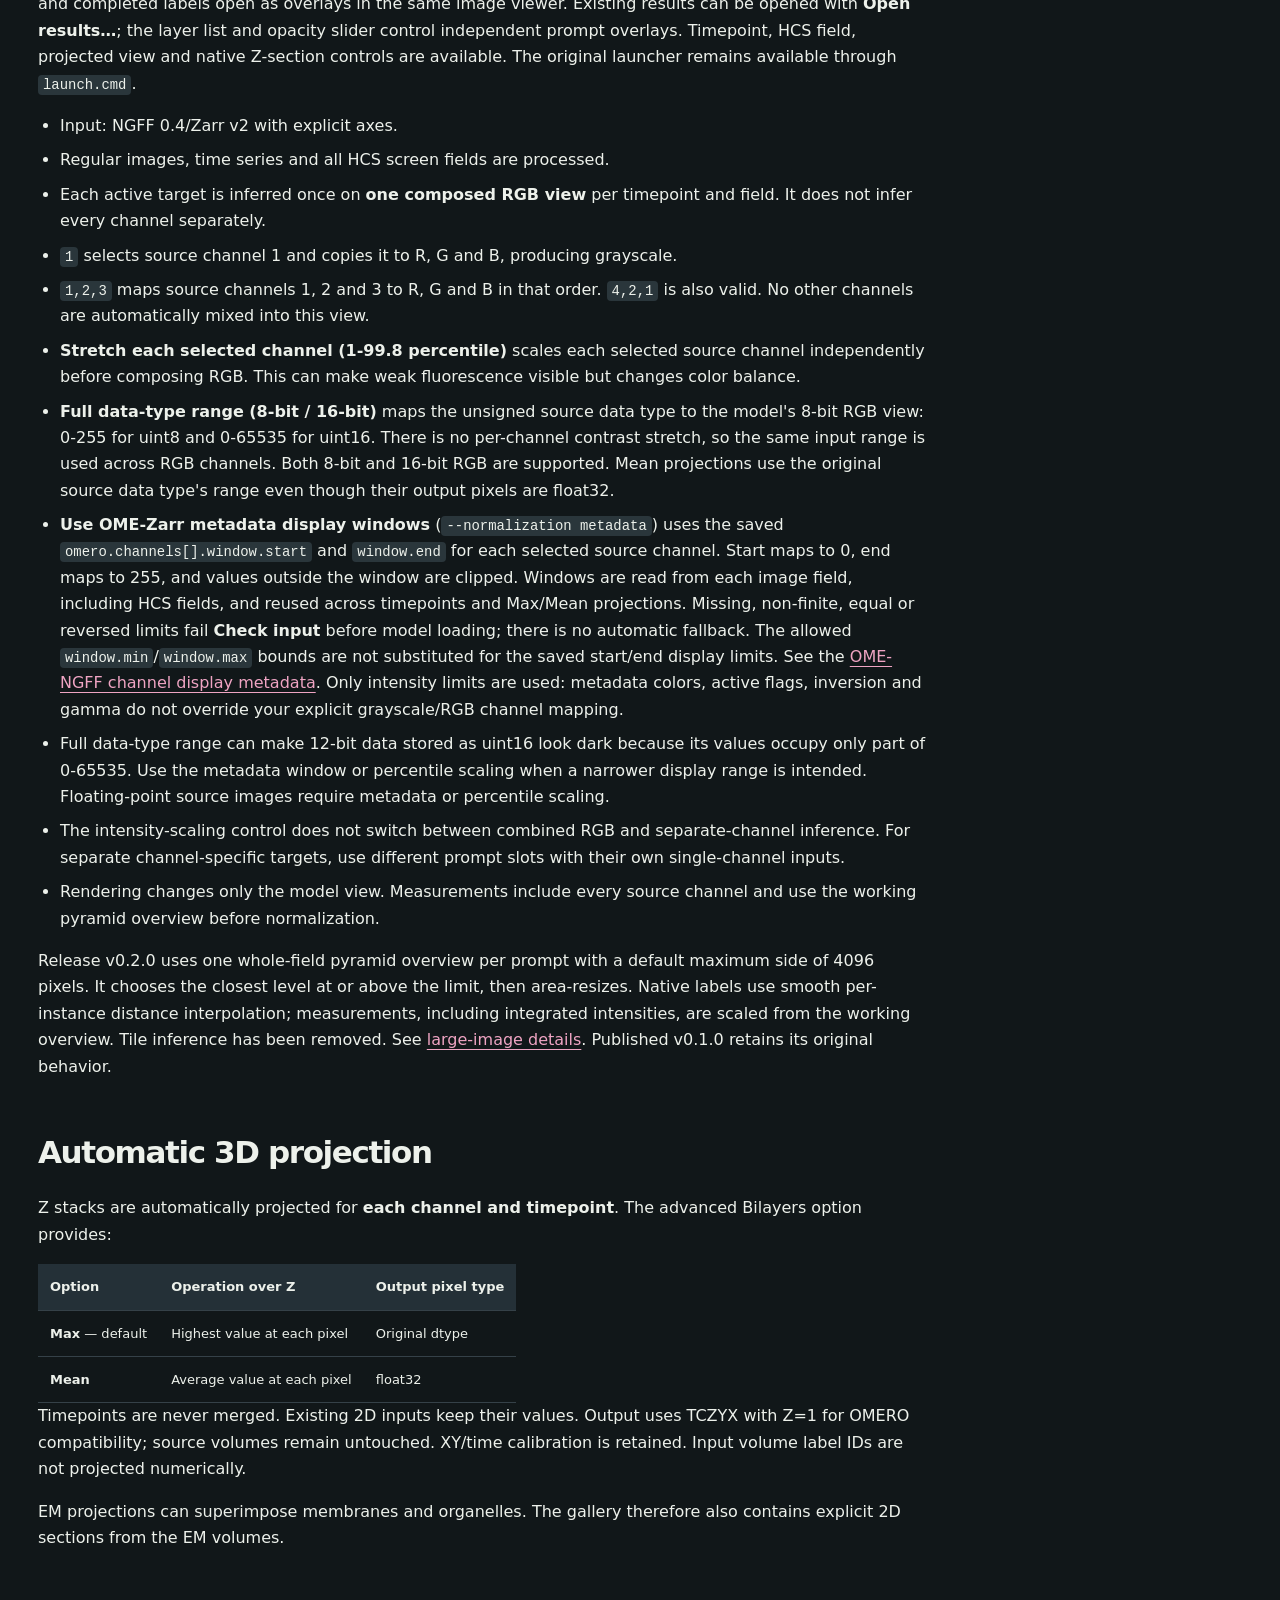
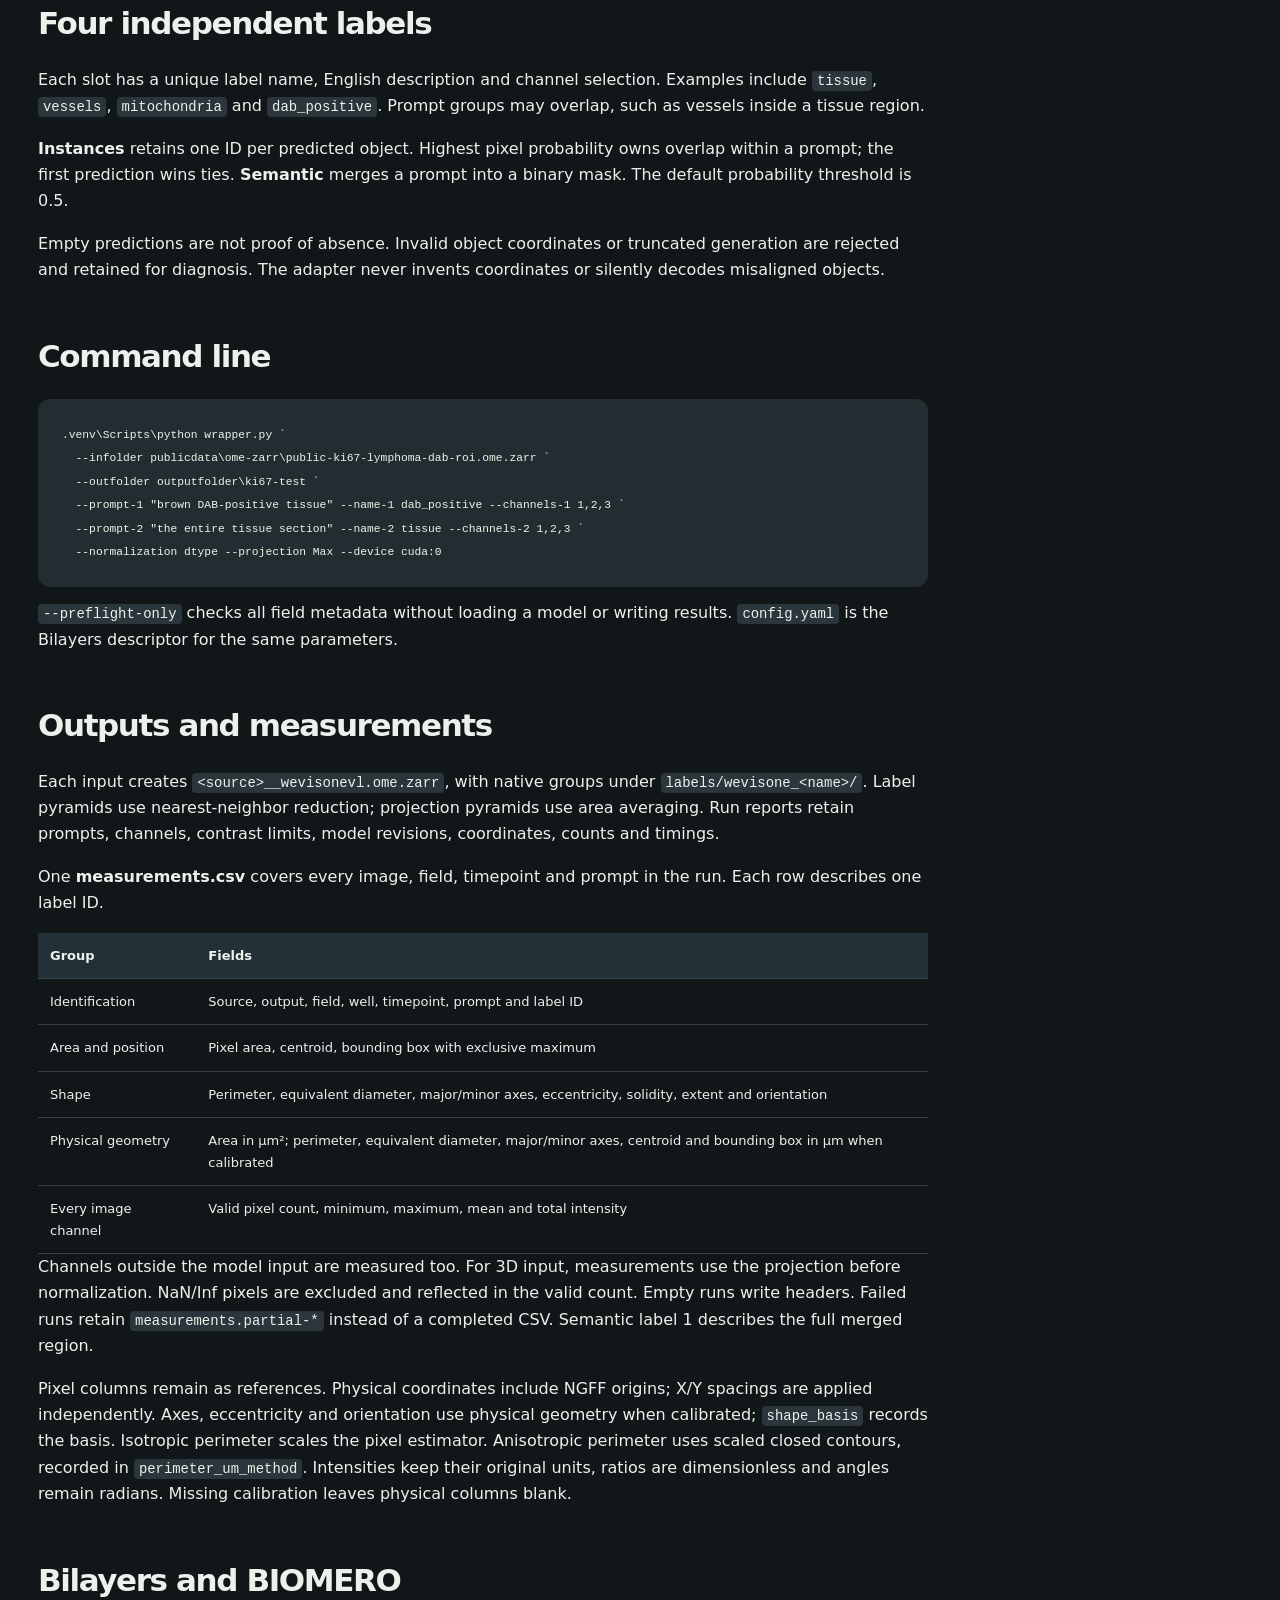
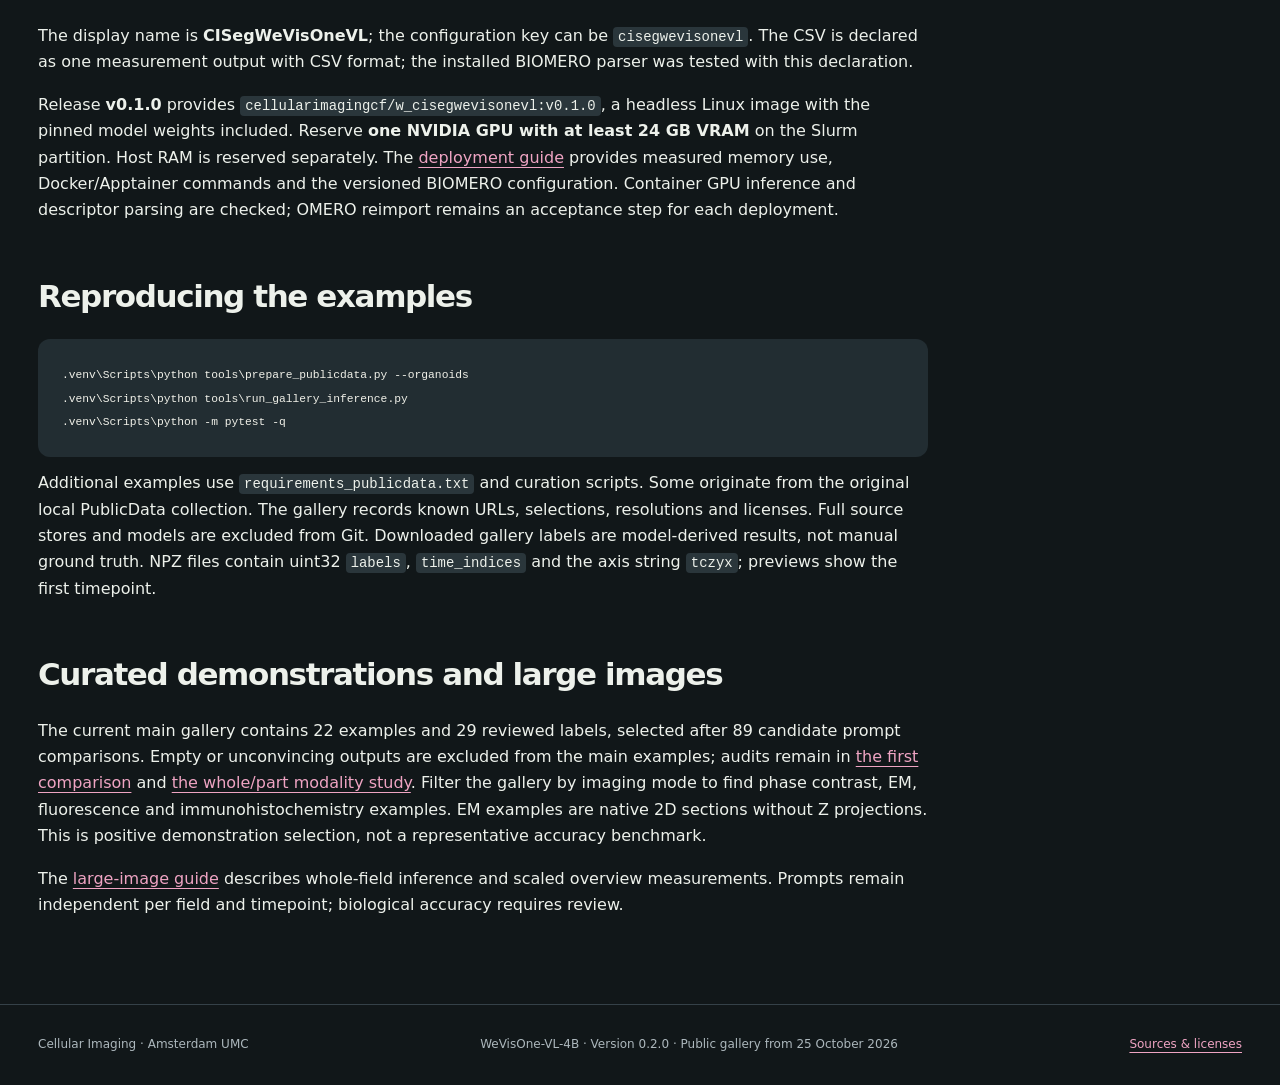
<file: docs/workflow.html>
<!doctype html><html lang="en" data-theme="dark"><head><meta charset="utf-8"><meta name="viewport" content="width=device-width,initial-scale=1"><meta name="description" content="CISegWeVisOneVL: text-prompted biological segmentation for OME-Zarr, automatic 3D projection and actual public example results."><title>Workflow &amp; usage · CISegWeVisOneVL</title><script src="assets/theme.js"></script><link rel="stylesheet" href="assets/style.css"><link rel="stylesheet" href="assets/themes.css"><script src="assets/site.js" defer></script></head><body><a class="skip" href="#main">Skip to content</a><header class="topbar"><div class="shell nav"><a class="brand" href="index.html"><svg viewBox="0 0 40 40" fill="none" aria-hidden="true"><rect x="2" y="2" width="36" height="36" rx="10" stroke="currentColor"/><rect x="9" y="9" width="9" height="9" rx="2" fill="#a83469"/><rect x="22" y="9" width="9" height="9" rx="2" fill="#d1a9b8"/><rect x="9" y="22" width="9" height="9" rx="2" fill="#9bc8b5"/><rect x="22" y="22" width="9" height="9" rx="2" fill="currentColor"/></svg> CISegWeVisOneVL</a><nav class="navlinks" aria-label="Main navigation"><a href="index.html">Overview</a><a href="workflow.html" aria-current="page">Workflow</a><a href="examples.html">Examples</a><a href="tiling.html">Large images</a><a href="research.html">Validation</a><button type="button" class="theme-toggle" data-theme-toggle aria-label="Theme: Dark. Switch to Bright" aria-pressed="true"><span class="theme-bright">Bright</span><span class="theme-dark">Dark</span></button><a class="repo" href="https://github.com/Cellular-Imaging-Amsterdam-UMC/ciseg-wevisonevl">GitHub ↗</a></nav></div></header><main class="shell" id="main"><header class="page-head"><div class="eyebrow">Documentation · version 0.2.0</div><h1>Workflow &amp; usage</h1></header><article class="prose"><p>CISegWeVisOneVL segments OME-Zarr images with WeVisOne-VL-4B and up to four
independent text prompts. It uses existing weights. The <a href="examples.html">gallery</a>
shows reviewed actual predictions; the research reports document rejected candidates.</p>
<h2 id="getting-started">Getting started</h2>
<p>Install Git and <a href="https://docs.astral.sh/uv/getting-started/installation/">uv</a>, then
run these commands on Windows:</p>
<pre><code class="language-powershell">git clone https://github.com/Cellular-Imaging-Amsterdam-UMC/ciseg-wevisonevl.git
cd ciseg-wevisonevl
create_env.cmd
.venv\Scripts\python tools\download_models.py
launch.cmd
</code></pre>
<p>The environment uses Python 3.12, PyTorch 2.11/CUDA 12.6 and Transformers 5.12.1.
The pinned 4B snapshot takes approximately 19.37 GB, including the pixel decoder.
Inference uses only the local cache. GPU runs were tested on an RTX A5000 with
24 GB VRAM; CPU execution is also available.</p>
<p>Select an example or input directory, use <strong>Check input</strong>, then <strong>Run local
Python</strong>. Blank prompts disable their slots. The local GUI and launcher default to
<strong>Existing results: Replace after successful run</strong> under Advanced parameters.
Reruns may reuse the output directory: matching result stores and
<code>measurements.csv</code> are replaced only after the whole new run succeeds. Failed runs
keep the previous completed results. Input images and unrelated files are
preserved. Select <strong>Keep existing results</strong> to retain the previous protection.
The CLI requires <code>--overwrite 1</code> to enable replacement. <strong>Check input</strong> never
changes existing results.</p>
<p>All four prompts start blank, with generic output names <code>target1</code> through
<code>target4</code>. The main form contains the four prompt, label-name and channel inputs,
<strong>Existing input labels</strong>, and <strong>Model RGB view - intensity scaling</strong>.
Z projection, mask output, probability
threshold, image size, token limit, area filter and device are under <strong>Advanced
parameters</strong>, collapsed initially in the local launcher. Expanding the panel
does not change parameter values.</p>
<p><strong>Existing input labels</strong> defaults to <strong>Keep existing labels</strong>: label groups from
2D inputs are copied to the result alongside new predictions. <strong>Remove existing
labels from result</strong> omits the input label groups when preparing the new output;
it never deletes labels from the original input store. The same choice is
available with <code>--input-labels keep</code> or <code>--input-labels remove</code>. Keep requires
unique new label names; Remove allows an existing name to be recomputed. The
choice applies to every HCS field and timepoint. For Z-stack projections, existing
volume labels stay in the source and are omitted from the 2D output; instance IDs
are never numerically projected. The measurements CSV describes new predictions.</p>
<p>Saved local settings are restored on reopening the launcher. Choosing an example
fills its reviewed prompts and channel map; this does not change the blank
descriptor defaults.</p>
<h2 id="images-and-channels">Images and channels</h2>
<p>The local single-viewer GUI is available through <code>launch_gui.cmd</code> or
<code>gui\run.cmd</code>. Parameters stay on the left, and completed labels open as overlays
in the same image viewer. Existing results can be opened with <strong>Open results…</strong>;
the layer list and opacity slider control independent prompt overlays. Timepoint,
HCS field, projected view and native Z-section controls are available. The original
launcher remains available through <code>launch.cmd</code>.</p>
<ul>
<li>Input: NGFF 0.4/Zarr v2 with explicit axes.</li>
<li>Regular images, time series and all HCS screen fields are processed.</li>
<li>Each active target is inferred once on <strong>one composed RGB view</strong> per timepoint
  and field. It does not infer every channel separately.</li>
<li><code>1</code> selects source channel 1 and copies it to R, G and B, producing grayscale.</li>
<li><code>1,2,3</code> maps source channels 1, 2 and 3 to R, G and B in that order. <code>4,2,1</code>
  is also valid. No other channels are automatically mixed into this view.</li>
<li><strong>Stretch each selected channel (1-99.8 percentile)</strong> scales each selected
  source channel independently before composing RGB. This can make weak
  fluorescence visible but changes color balance.</li>
<li><strong>Full data-type range (8-bit / 16-bit)</strong> maps the unsigned source data type
  to the model's 8-bit RGB view: 0-255 for uint8 and 0-65535 for uint16. There is
  no per-channel contrast stretch, so the same input range is used across RGB
  channels. Both 8-bit and 16-bit RGB are supported. Mean projections use the
  original source data type's range even though their output pixels are float32.</li>
<li><strong>Use OME-Zarr metadata display windows</strong> (<code>--normalization metadata</code>) uses
  the saved <code>omero.channels[].window.start</code> and <code>window.end</code> for each selected
  source channel. Start maps to 0, end maps to 255, and values outside the window
  are clipped. Windows are read from each image field, including HCS fields,
  and reused across timepoints and Max/Mean projections. Missing, non-finite,
  equal or reversed limits fail <strong>Check input</strong> before model loading; there is
  no automatic fallback. The allowed <code>window.min</code>/<code>window.max</code> bounds are not
  substituted for the saved start/end display limits. See the
  <a href="https://ngff.openmicroscopy.org/0.4/#omero-md">OME-NGFF channel display metadata</a>.
  Only intensity limits are used: metadata colors, active flags, inversion and
  gamma do not override your explicit grayscale/RGB channel mapping.</li>
<li>Full data-type range can make 12-bit data stored as uint16 look dark because
  its values occupy only part of 0-65535. Use the metadata window or percentile
  scaling when a narrower display range is intended. Floating-point source
  images require metadata or percentile scaling.</li>
<li>The intensity-scaling control does not switch between combined RGB and
  separate-channel inference. For separate channel-specific targets, use
  different prompt slots with their own single-channel inputs.</li>
<li>Rendering changes only the model view. Measurements include every source
  channel and use the working pyramid overview before normalization.</li>
</ul>
<p>Release v0.2.0 uses one whole-field pyramid overview per prompt with a default maximum side of 4096 pixels. It chooses the closest level at or above the limit, then area-resizes. Native labels use smooth per-instance distance interpolation; measurements, including integrated intensities, are scaled from the working overview. Tile inference has been removed. See <a href="tiling.html">large-image details</a>. Published v0.1.0 retains its original behavior.</p>
<h2 id="automatic-3d-projection">Automatic 3D projection</h2>
<p>Z stacks are automatically projected for <strong>each channel and timepoint</strong>. The
advanced Bilayers option provides:</p>
<table>
<thead>
<tr>
<th>Option</th>
<th>Operation over Z</th>
<th>Output pixel type</th>
</tr>
</thead>
<tbody>
<tr>
<td><strong>Max</strong> — default</td>
<td>Highest value at each pixel</td>
<td>Original dtype</td>
</tr>
<tr>
<td><strong>Mean</strong></td>
<td>Average value at each pixel</td>
<td>float32</td>
</tr>
</tbody>
</table>
<p>Timepoints are never merged. Existing 2D inputs keep their values. Output uses
TCZYX with Z=1 for OMERO compatibility; source volumes remain untouched. XY/time
calibration is retained. Input volume label IDs are not projected numerically.</p>
<p>EM projections can superimpose membranes and organelles. The gallery therefore
also contains explicit 2D sections from the EM volumes.</p>
<h2 id="four-independent-labels">Four independent labels</h2>
<p>Each slot has a unique label name, English description and channel selection.
Examples include <code>tissue</code>, <code>vessels</code>, <code>mitochondria</code> and <code>dab_positive</code>. Prompt
groups may overlap, such as vessels inside a tissue region.</p>
<p><strong>Instances</strong> retains one ID per predicted object. Highest pixel probability owns
overlap within a prompt; the first prediction wins ties. <strong>Semantic</strong> merges a
prompt into a binary mask. The default probability threshold is 0.5.</p>
<p>Empty predictions are not proof of absence. Invalid object coordinates or
truncated generation are rejected and retained for diagnosis. The adapter never
invents coordinates or silently decodes misaligned objects.</p>
<h2 id="command-line">Command line</h2>
<pre><code class="language-powershell">.venv\Scripts\python wrapper.py `
  --infolder publicdata\ome-zarr\public-ki67-lymphoma-dab-roi.ome.zarr `
  --outfolder outputfolder\ki67-test `
  --prompt-1 &quot;brown DAB-positive tissue&quot; --name-1 dab_positive --channels-1 1,2,3 `
  --prompt-2 &quot;the entire tissue section&quot; --name-2 tissue --channels-2 1,2,3 `
  --normalization dtype --projection Max --device cuda:0
</code></pre>
<p><code>--preflight-only</code> checks all field metadata without loading a model or writing
results. <code>config.yaml</code> is the Bilayers descriptor for the same parameters.</p>
<h2 id="outputs-and-measurements">Outputs and measurements</h2>
<p>Each input creates <code>&lt;source&gt;__wevisonevl.ome.zarr</code>, with native groups under
<code>labels/wevisone_&lt;name&gt;/</code>. Label pyramids use nearest-neighbor reduction;
projection pyramids use area averaging. Run reports retain prompts, channels,
contrast limits, model revisions, coordinates, counts and timings.</p>
<p>One <strong>measurements.csv</strong> covers every image, field, timepoint and prompt in the
run. Each row describes one label ID.</p>
<table>
<thead>
<tr>
<th>Group</th>
<th>Fields</th>
</tr>
</thead>
<tbody>
<tr>
<td>Identification</td>
<td>Source, output, field, well, timepoint, prompt and label ID</td>
</tr>
<tr>
<td>Area and position</td>
<td>Pixel area, centroid, bounding box with exclusive maximum</td>
</tr>
<tr>
<td>Shape</td>
<td>Perimeter, equivalent diameter, major/minor axes, eccentricity, solidity, extent and orientation</td>
</tr>
<tr>
<td>Physical geometry</td>
<td>Area in µm²; perimeter, equivalent diameter, major/minor axes, centroid and bounding box in µm when calibrated</td>
</tr>
<tr>
<td>Every image channel</td>
<td>Valid pixel count, minimum, maximum, mean and total intensity</td>
</tr>
</tbody>
</table>
<p>Channels outside the model input are measured too. For 3D input, measurements use
the projection before normalization. NaN/Inf pixels are excluded and reflected in
the valid count. Empty runs write headers. Failed runs retain <code>measurements.partial-*</code>
instead of a completed CSV. Semantic label 1 describes the full merged region.</p>
<p>Pixel columns remain as references. Physical coordinates include NGFF origins;
X/Y spacings are applied independently. Axes, eccentricity and orientation use
physical geometry when calibrated; <code>shape_basis</code> records the basis. Isotropic
perimeter scales the pixel estimator. Anisotropic perimeter uses scaled closed
contours, recorded in <code>perimeter_um_method</code>. Intensities keep their original
units, ratios are dimensionless and angles remain radians. Missing calibration
leaves physical columns blank.</p>
<h2 id="bilayers-and-biomero">Bilayers and BIOMERO</h2>
<p>The display name is <strong>CISegWeVisOneVL</strong>; the configuration key can be
<code>cisegwevisonevl</code>. The CSV is declared as one measurement output with CSV format;
the installed BIOMERO parser was tested with this declaration.</p>
<p>Release <strong>v0.1.0</strong> provides <code>cellularimagingcf/w_cisegwevisonevl:v0.1.0</code>, a
headless Linux image with the pinned model weights included. Reserve <strong>one NVIDIA
GPU with at least 24 GB VRAM</strong> on the Slurm partition. Host RAM is reserved
separately. The <a href="deployment.html">deployment guide</a> provides measured memory use,
Docker/Apptainer commands and the versioned BIOMERO configuration. Container GPU
inference and descriptor parsing are checked; OMERO reimport remains an acceptance
step for each deployment.</p>
<h2 id="reproducing-the-examples">Reproducing the examples</h2>
<pre><code class="language-powershell">.venv\Scripts\python tools\prepare_publicdata.py --organoids
.venv\Scripts\python tools\run_gallery_inference.py
.venv\Scripts\python -m pytest -q
</code></pre>
<p>Additional examples use <code>requirements_publicdata.txt</code> and curation scripts.
Some originate from the original local PublicData collection. The gallery records
known URLs, selections, resolutions and licenses. Full source stores and models
are excluded from Git. Downloaded gallery labels are model-derived results,
not manual ground truth. NPZ files contain uint32 <code>labels</code>, <code>time_indices</code> and
the axis string <code>tczyx</code>; previews show the first timepoint.</p>
<h2 id="curated-demonstrations-and-large-images">Curated demonstrations and large images</h2>
<p>The current main gallery contains 22 examples and 29 reviewed labels, selected
after 89 candidate prompt comparisons. Empty or unconvincing outputs are excluded from the
main examples; audits remain in <a href="prompt-study.html">the first comparison</a> and
<a href="imaging-modes.html">the whole/part modality study</a>. Filter the gallery by imaging
mode to find phase contrast, EM, fluorescence and immunohistochemistry examples.
EM examples are native 2D sections without Z projections. This is positive
demonstration selection, not a representative accuracy benchmark.</p>
<p>The <a href="tiling.html">large-image guide</a> describes whole-field inference and scaled overview measurements. Prompts remain independent per field and timepoint; biological accuracy requires review.</p></article></main><footer class="footer"><div class="shell footer-row"><span>Cellular Imaging · Amsterdam UMC</span><span>WeVisOne-VL-4B · Version 0.2.0 · Public gallery from 25 October 2026</span><a href="https://github.com/Cellular-Imaging-Amsterdam-UMC/ciseg-wevisonevl/blob/main/NOTICE.md">Sources & licenses</a></div></footer></body></html>
</file>
<file: docs/assets/style.css>
:root{--ink:#20292e;--muted:#627078;--paper:#f8f7f3;--white:#fff;--accent:#a83469;--line:#dddeda;--mint:#dbece3;--warm:#f0e1da;--radius:18px;--mono:ui-monospace,SFMono-Regular,Consolas,monospace}*{box-sizing:border-box}html{scroll-behavior:smooth}body{margin:0;background:var(--paper);color:var(--ink);font:16px/1.65 system-ui,-apple-system,Segoe UI,sans-serif}a{color:var(--accent);text-underline-offset:4px}a:hover{text-decoration-thickness:2px}button,input,select{font:inherit}button,a,input,select{touch-action:manipulation}button:focus-visible,a:focus-visible,input:focus-visible,select:focus-visible{outline:3px solid #9bc8b5;outline-offset:4px}img{max-width:100%;display:block}h1,h2,h3,p{margin-top:0}h1,h2,h3{line-height:1.12;letter-spacing:-.045em}h1{font-size:clamp(2.7rem,5.8vw,6rem);font-weight:650}h2{font-size:clamp(2rem,3.6vw,3.6rem);font-weight:600}h3{font-size:1.35rem}code,pre,.eyebrow,.tag{font-family:var(--mono)}code{font-size:.87em;background:#ecece7;padding:2px 5px;border-radius:4px}pre{background:#222d32;color:#f1f1e9;padding:24px;border-radius:12px;overflow:auto;font-size:13px;line-height:1.8}pre code{background:none;padding:0;color:inherit}.shell{max-width:1320px;margin:auto;padding:0 38px}.topbar{position:relative;border-bottom:1px solid var(--line);background:var(--paper)}.nav{height:88px;display:flex;justify-content:space-between;align-items:center;gap:24px}.brand{display:flex;align-items:center;gap:13px;font-weight:700;font-size:19px;color:var(--ink);text-decoration:none;letter-spacing:-.04em}.brand svg{width:35px;height:35px}.navlinks{display:flex;gap:26px;align-items:center;font-size:14px}.navlinks a{color:var(--ink);text-decoration:none}.navlinks a[aria-current=page]{color:var(--accent)}.repo{border:1px solid #bec4bf;border-radius:30px;padding:9px 16px}.eyebrow{text-transform:uppercase;letter-spacing:.16em;font-size:11px;font-weight:600;color:var(--accent);margin-bottom:22px}.hero{display:grid;grid-template-columns:1.05fr 1fr;gap:65px;padding:80px 0 70px;align-items:center}.hero p{font-size:18px;max-width:540px;color:var(--muted)}.hero h1 em{font-family:Georgia,serif;font-weight:400;color:var(--accent)}.actions{display:flex;flex-wrap:wrap;gap:12px;margin:28px 0}.button{display:inline-flex;align-items:center;justify-content:center;gap:10px;padding:13px 21px;border:1px solid #bec4bf;border-radius:30px;color:var(--ink);background:none;text-decoration:none;font-size:14px;font-weight:600;cursor:pointer}.button.primary{background:var(--ink);color:white;border-color:var(--ink)}.button:hover{transform:translateY(-1px)}.fine{font-size:12px!important;color:var(--muted)}.hero-visual{position:relative;background:#e9e7df;border-radius:24px;padding:18px;transform:rotate(1deg)}.image-mosaic{display:grid;grid-template-columns:1fr 1fr;gap:10px}.image-mosaic img{width:100%;height:205px;object-fit:cover;border-radius:9px}.image-mosaic img:first-child{grid-row:span 2;height:420px}.visual-caption{display:flex;align-items:center;justify-content:space-between;font-size:11px;letter-spacing:.07em;padding-top:14px;font-family:var(--mono)}.legend-dot{display:inline-block;width:9px;height:9px;background:#ff32a0;border-radius:50%;margin-right:6px}.stats{display:grid;grid-template-columns:repeat(4,1fr);border-top:1px solid var(--line);border-bottom:1px solid var(--line);padding:24px 0;gap:20px}.stats strong{font-size:29px;display:block;font-weight:600;line-height:1.2}.stats span{font-size:12px;color:var(--muted)}.section{padding:78px 0;border-bottom:1px solid var(--line)}.section-head{display:grid;grid-template-columns:1fr 1fr;gap:55px;align-items:end;margin-bottom:35px}.section-head h2{margin-bottom:0}.section-head p{color:var(--muted);max-width:550px}.steps{display:grid;grid-template-columns:repeat(4,1fr);gap:24px}.step{padding:25px 0;border-top:2px solid #bfc8bf}.step .number{font:12px var(--mono);color:var(--accent);display:block;margin-bottom:28px}.step h3{letter-spacing:-.03em}.step p{font-size:14px;color:var(--muted)}.callout{background:var(--mint);padding:30px;border-radius:var(--radius);font-size:15px}.callout.warning{background:var(--warm)}.callout h3{margin-bottom:10px}.split{display:grid;grid-template-columns:1fr 1fr;gap:36px}.feature-links{display:grid;grid-template-columns:repeat(3,1fr);gap:20px}.feature-card{background:white;border:1px solid var(--line);border-radius:var(--radius);padding:28px;text-decoration:none;color:var(--ink)}.feature-card small{font:11px var(--mono);color:var(--accent);text-transform:uppercase}.feature-card h3{margin:22px 0 12px}.feature-card p{font-size:14px;color:var(--muted)}.page-head{padding:65px 0 30px}.page-head h1{font-size:clamp(2.5rem,5vw,4.7rem);max-width:900px}.page-head p{max-width:820px;font-size:18px;color:var(--muted)}.toolbar{display:flex;gap:12px;flex-wrap:wrap;align-items:center;padding:22px 0;border-top:1px solid var(--line);border-bottom:1px solid var(--line);margin-bottom:32px}.toolbar input{min-width:240px;flex:1;background:white;border:1px solid #cbd0ca;border-radius:8px;padding:12px 15px}.toolbar select{padding:12px;background:white;border:1px solid #cbd0ca;border-radius:8px;color:var(--ink)}.result-count{font-size:12px;font-family:var(--mono);color:var(--muted);min-width:95px}.gallery{display:grid;grid-template-columns:repeat(2,minmax(0,1fr));gap:30px;align-items:start;padding-bottom:65px}.sample{background:white;border:1px solid var(--line);border-radius:var(--radius);overflow:hidden;scroll-margin-top:25px}.sample-top{padding:24px 24px 16px}.sample h2{font-size:23px;letter-spacing:-.03em;overflow-wrap:anywhere;margin-bottom:8px}.sample-kind{color:var(--muted);font-size:13px}.tags{display:flex;flex-wrap:wrap;gap:6px;margin-top:13px}.tag{font-size:10px;letter-spacing:.02em;background:#f1f2ed;padding:3px 7px;border-radius:5px}.tag.success{background:#e5f0e8;color:#28543e}.tag.failed{background:#f5e3e7;color:#8a3651}.comparison{display:grid;grid-template-columns:1fr 1fr;background:#ebece7;gap:2px}.comparison figure{margin:0;position:relative;min-width:0}.comparison img{width:100%;height:245px;object-fit:contain;background:#eeefeb}.comparison figcaption{padding:7px 12px;font:10px var(--mono);color:var(--muted)}.sample-body{padding:20px 24px 24px}.sample-body select{width:100%;border:1px solid #cbd0ca;border-radius:6px;padding:10px;color:var(--ink);background:white;font-size:13px}.prompt{font-size:13px;color:var(--muted);margin:14px 0 10px;min-height:42px}.status{font-size:12px;padding:10px 12px;border-radius:6px;background:#edf2ed;line-height:1.5;overflow-wrap:anywhere}.status.failed{background:#f7ecee;color:#873449}.status.pending{background:#f0efe8}.downloads{display:flex;gap:14px;flex-wrap:wrap;margin:13px 0;font-size:12px}.metadata{font-size:12px;color:var(--muted)}.metadata summary{cursor:pointer;color:var(--ink);padding:8px 0}.metadata p{margin:8px 0;overflow-wrap:anywhere}.metadata li{margin-bottom:8px}.metadata code{font-size:11px}.empty-image{height:245px;display:grid;place-items:center;text-align:center;padding:25px;color:var(--muted);font-size:12px}.sample[hidden]{display:none}.prose{max-width:890px;padding:25px 0 70px}.prose h2{font-size:31px;margin-top:55px}.prose h3{margin-top:35px}.prose table{border-collapse:collapse;width:100%;font-size:13px;display:block;overflow-x:auto}.prose td,.prose th{padding:12px;border-bottom:1px solid var(--line);text-align:left;vertical-align:top}.prose th{background:#edeee8}.prose img{border-radius:12px}.prose ul,.prose ol{padding-left:22px}.prose li{margin-bottom:8px}.footer{border-top:1px solid var(--line);padding:30px 0;color:var(--muted);font-size:12px}.footer-row{display:flex;justify-content:space-between;gap:20px;flex-wrap:wrap}.skip{position:absolute;left:-1000px}.skip:focus{left:15px;top:10px;background:white;padding:12px;z-index:5}@media(max-width:900px){.shell{padding:0 24px}.hero{gap:30px;padding-top:45px}.hero h1{font-size:49px}.image-mosaic img{height:155px}.image-mosaic img:first-child{height:320px}.steps{grid-template-columns:repeat(2,1fr)}.comparison img,.empty-image{height:190px}.navlinks{gap:15px}}@media(max-width:650px){.nav{height:auto;padding:22px 0;align-items:flex-start;flex-direction:column;gap:17px}.navlinks{flex-wrap:wrap;font-size:12px;gap:18px}.repo{padding:4px 11px}.hero{grid-template-columns:1fr;padding-top:35px;gap:30px}.hero h1{font-size:52px}.hero-visual{max-width:500px}.section{padding:48px 0}.section-head,.split{grid-template-columns:1fr;gap:15px}.stats{grid-template-columns:repeat(2,1fr);gap:25px}.feature-links,.gallery{grid-template-columns:1fr}.page-head{padding-top:40px}.page-head h1{font-size:44px}.toolbar select{flex:1;font-size:13px}.toolbar input{flex-basis:100%;min-width:0}.comparison img,.empty-image{height:210px}.steps{gap:18px}.prose pre{margin-left:-10px;margin-right:-10px;padding:17px;font-size:11px}}
</file>
<file: docs/assets/themes.css>
html{color-scheme:light}html[data-theme=dark]{color-scheme:dark;--ink:#edf1eb;--muted:#acb7bc;--paper:#111719;--white:#1a2327;--accent:#efa4c3;--line:#354148;--mint:#20372e;--warm:#392b30}
.theme-toggle{display:inline-flex;align-items:center;gap:2px;padding:4px;background:transparent;color:var(--muted);border:1px solid var(--line);border-radius:30px;cursor:pointer;flex-shrink:0}.theme-toggle span{padding:4px 8px;border-radius:20px;font:11px/1.5 var(--mono)}html[data-theme=dark] .theme-dark{background:#e7a1bf;color:#25121c}html[data-theme=bright] .theme-bright{background:#243136;color:#fff}
html[data-theme=dark] .sample,html[data-theme=dark] .feature-card,html[data-theme=dark] .toolbar input,html[data-theme=dark] .toolbar select,html[data-theme=dark] .sample-body select{background:var(--white);color:var(--ink);border-color:var(--line)}html[data-theme=dark] .toolbar input::placeholder{color:var(--muted)}html[data-theme=dark] .hero-visual{background:#23302d}html[data-theme=dark] .comparison{background:#33413e}html[data-theme=dark] .comparison img,html[data-theme=dark] .empty-image{background:#0d1316}html[data-theme=dark] code{background:#2a363b}html[data-theme=dark] pre code{background:none}html[data-theme=dark] .prose th{background:#243037}html[data-theme=dark] .tag{background:#2c383e;color:#c2ced2}html[data-theme=dark] .tag.success,html[data-theme=dark] .status{background:#243e31;color:#c6e2d0}html[data-theme=dark] .tag.failed,html[data-theme=dark] .status.failed{background:#4a2934;color:#ffd1e0}html[data-theme=dark] .status.pending{background:#34362b;color:#dedfc9}html[data-theme=dark] .button.primary{background:#e4ede6;color:#172421;border-color:#e4ede6}html[data-theme=dark] .skip:focus{background:#202b30}
@media(min-width:901px){.navlinks{gap:20px}}

.navlinks{flex-wrap:wrap}
</file>
